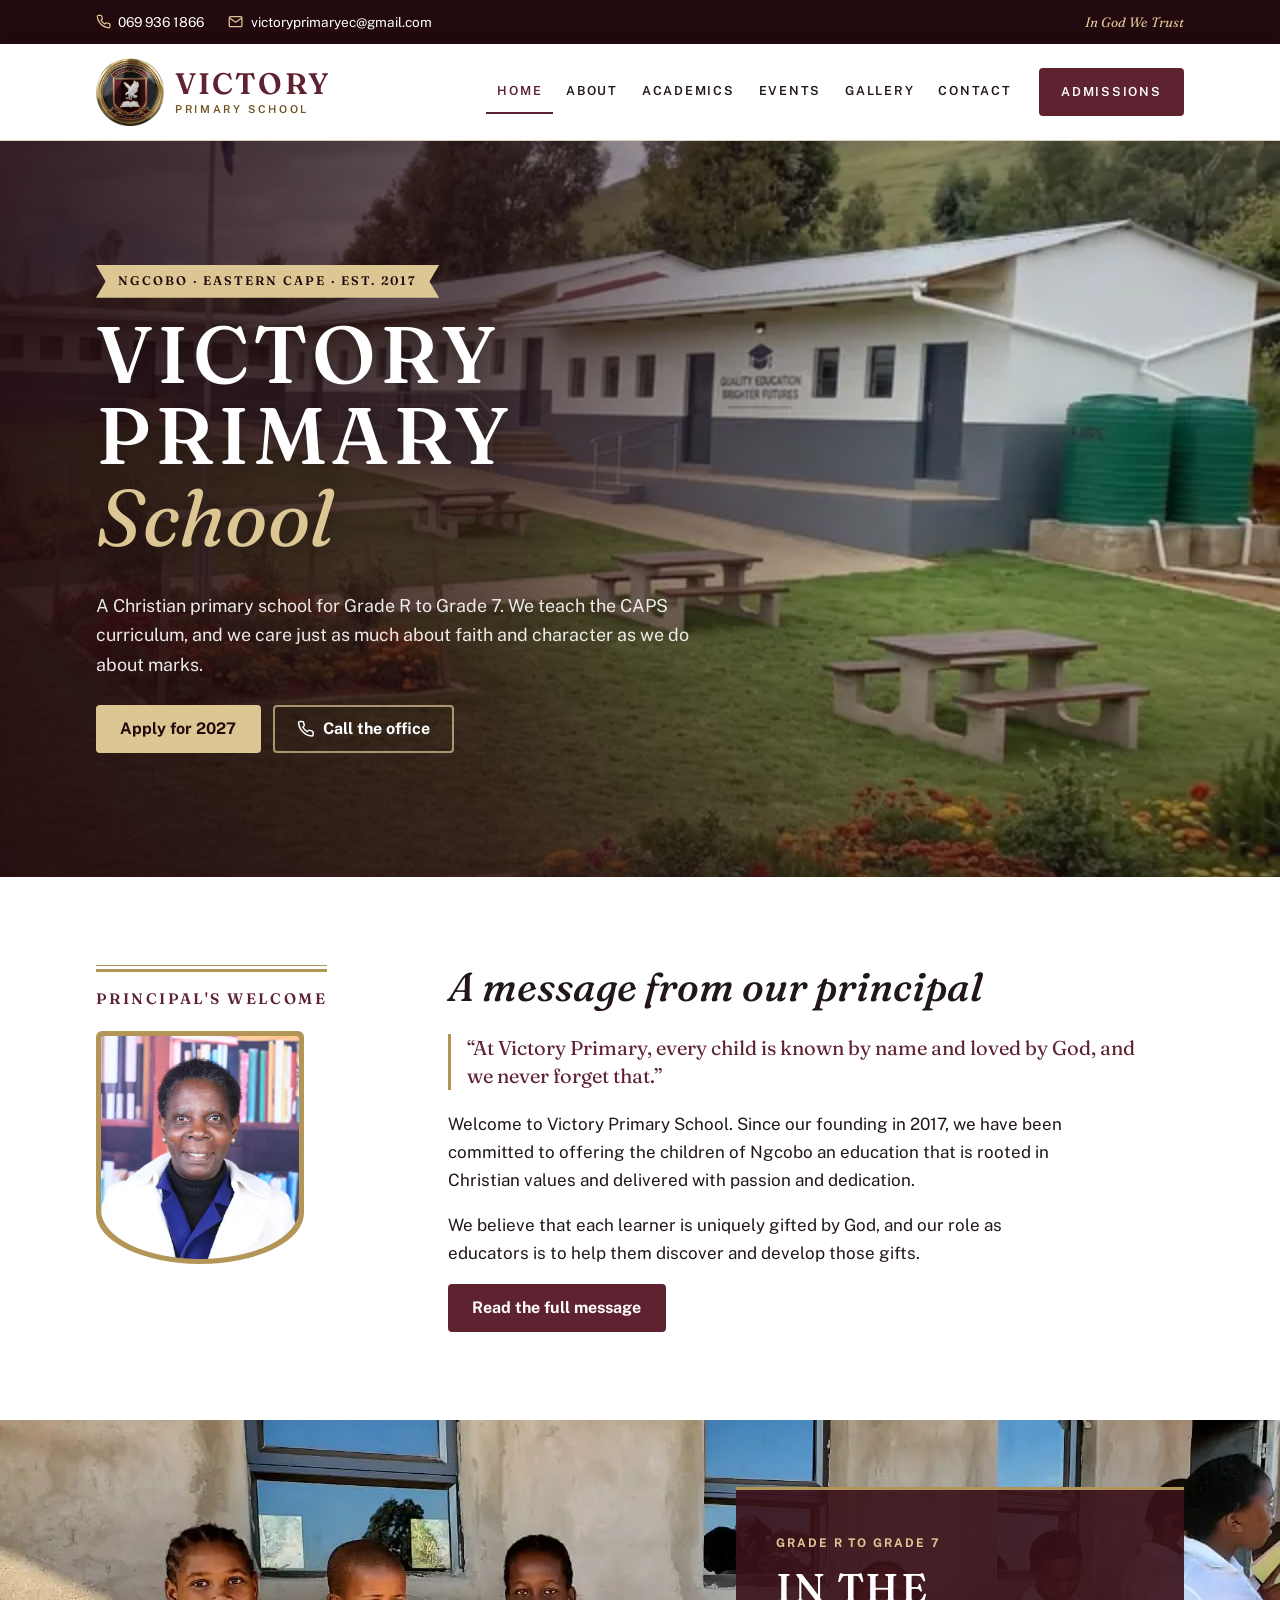
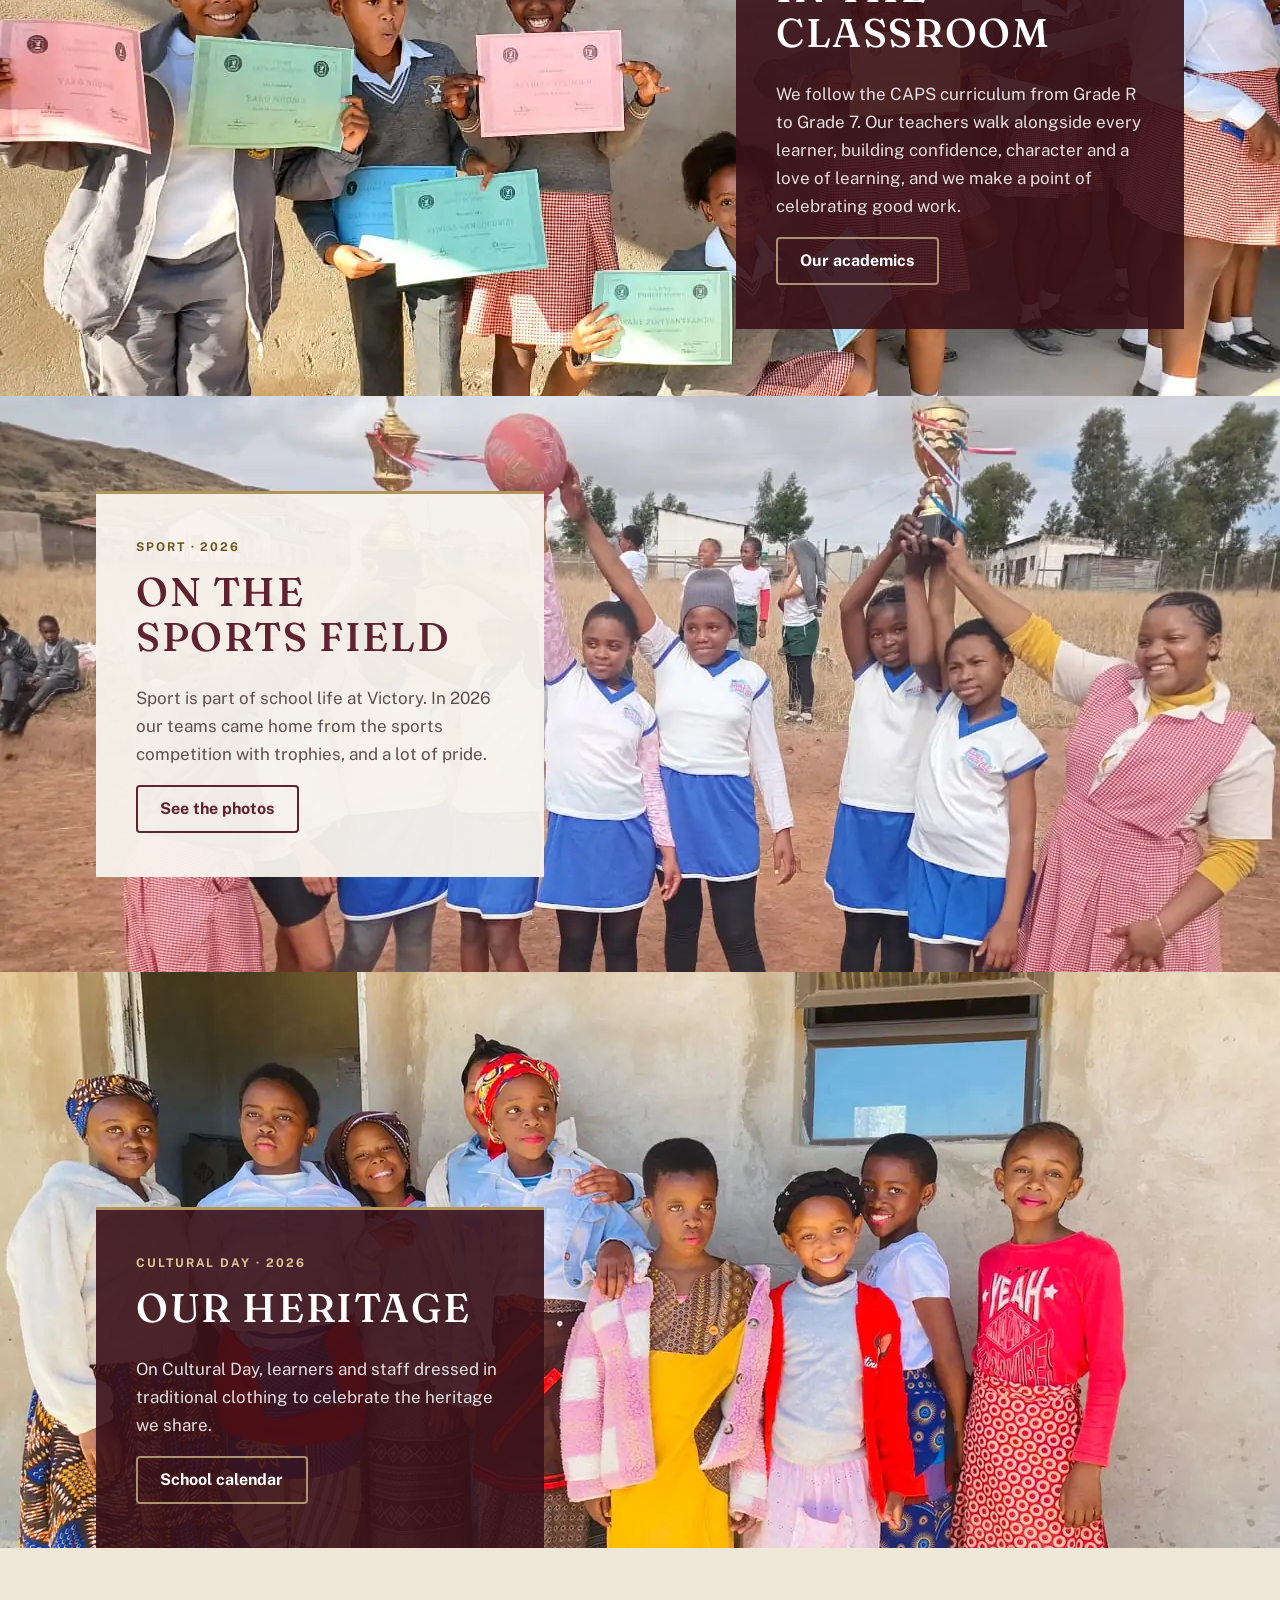
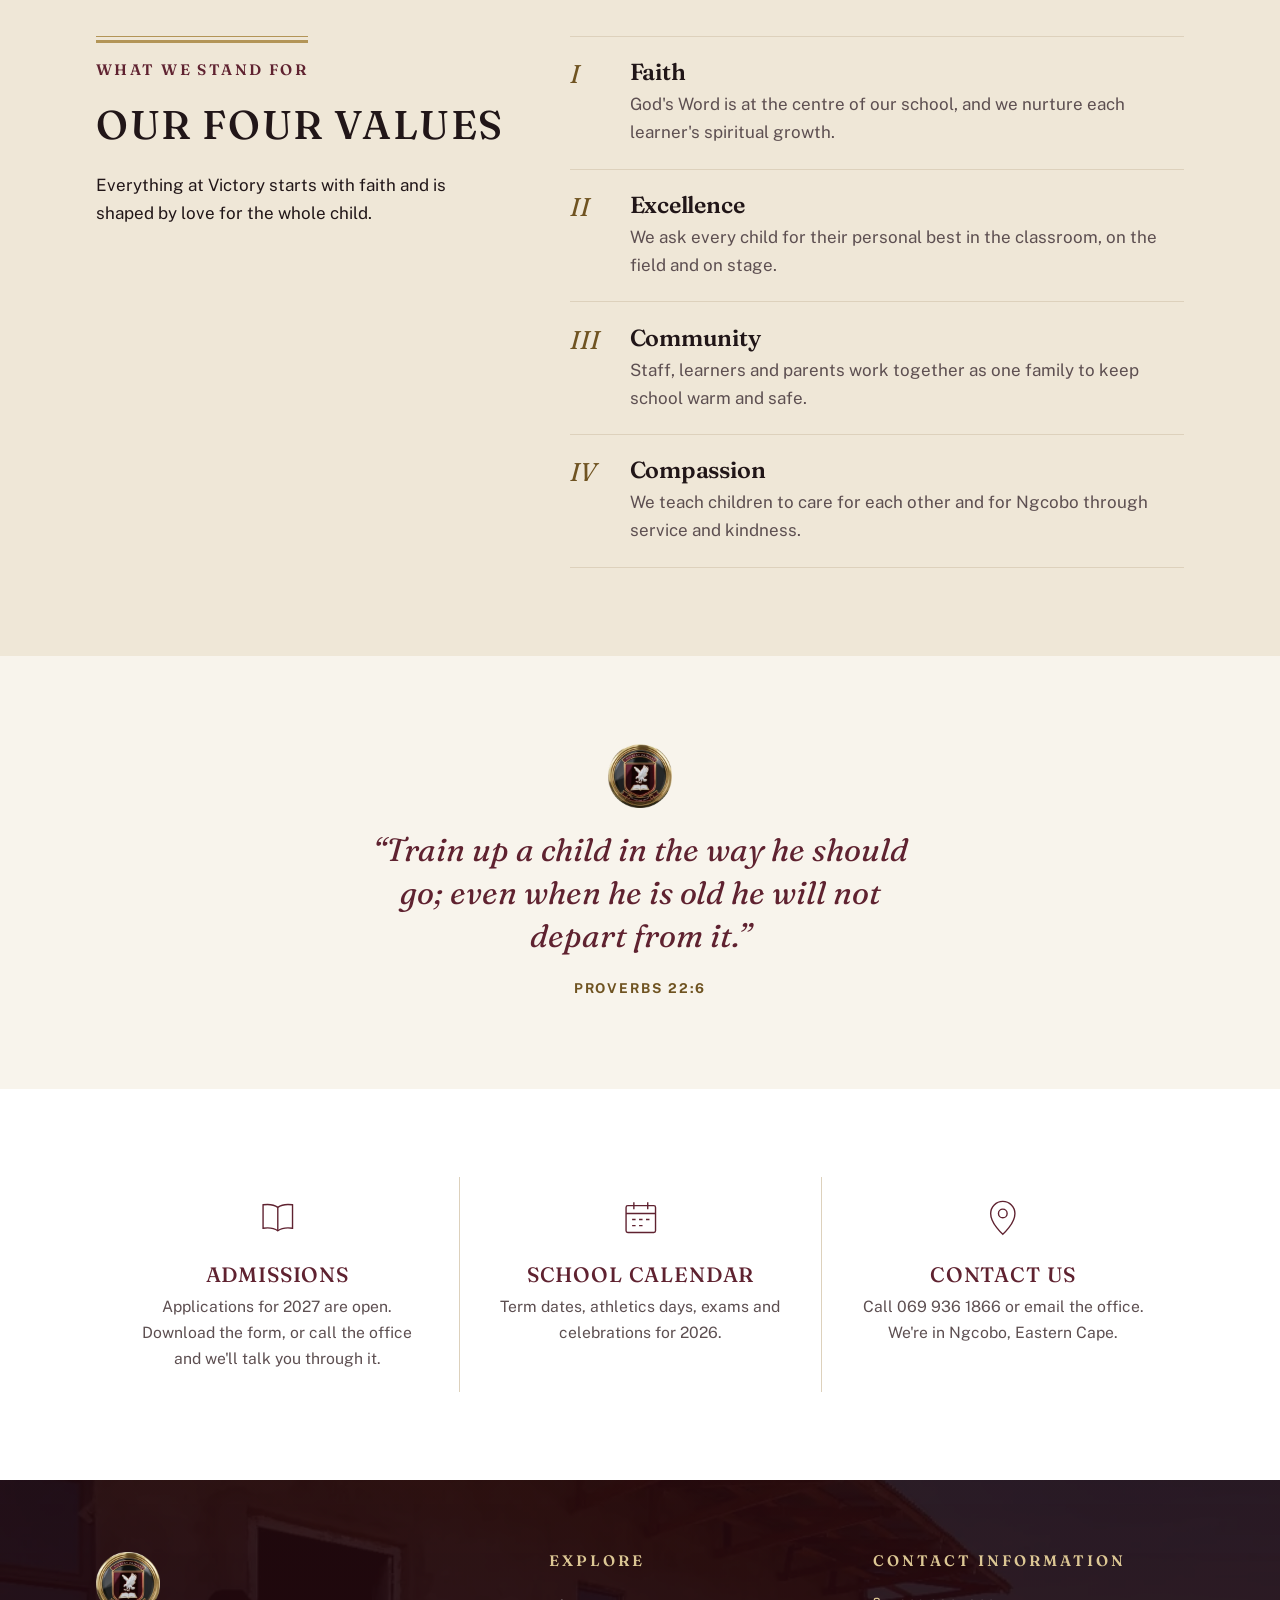
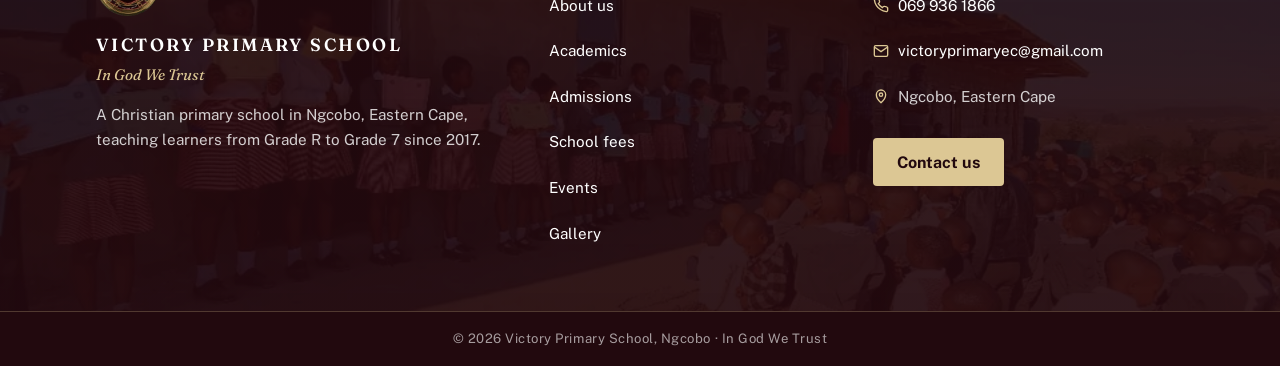
<file: index.html>
<!doctype html>
<html lang="en">
  <head>
    <meta charset="UTF-8" />
    <meta name="viewport" content="width=device-width, initial-scale=1.0" />
    <title>Victory Primary School · Ngcobo, Eastern Cape</title>
    <meta
      name="description"
      content="Victory Primary School is a Christian primary school in Ngcobo, Eastern Cape, teaching learners from Grade R to Grade 7 since 2017. Applications for next year are open."
    />
    <meta name="theme-color" content="#3a1119" />
    <link rel="preload" href="/fonts/fraunces.woff2" as="font" type="font/woff2" crossorigin />
    <link rel="preload" href="/fonts/public-sans-400.woff2" as="font" type="font/woff2" crossorigin />
    <link rel="stylesheet" href="/css/victory.css" />
    <script>
      if ("IntersectionObserver" in window && matchMedia("(prefers-reduced-motion: no-preference)").matches) {
        document.documentElement.classList.add("reveal-on");
        setTimeout(function () { if (!window.revealReady) document.documentElement.classList.remove("reveal-on"); }, 3000);
      }
    </script>
    <link rel="icon" href="/favicon.ico" sizes="48x48" />
    <link rel="icon" type="image/png" sizes="96x96" href="/favicon-96x96.png" />
    <link rel="apple-touch-icon" sizes="180x180" href="/apple-touch-icon.png" />
    <link rel="manifest" href="/site.webmanifest" />
  </head>
  <body>
    <a class="skip-link" href="#main">Skip to content</a>

    <div class="topbar">
      <div class="wrap">
        <div class="topbar__contact">
          <a href="tel:+27699361866">
            <svg viewBox="0 0 24 24" fill="none" stroke="currentColor" stroke-width="2" aria-hidden="true"><path d="M22 16.9v3a2 2 0 0 1-2.2 2 19.8 19.8 0 0 1-8.6-3.1 19.5 19.5 0 0 1-6-6A19.8 19.8 0 0 1 2.1 4.2 2 2 0 0 1 4.1 2h3a2 2 0 0 1 2 1.7c.1 1 .4 1.9.7 2.8a2 2 0 0 1-.5 2.1L8 9.9a16 16 0 0 0 6 6l1.3-1.3a2 2 0 0 1 2.1-.4c.9.3 1.8.6 2.8.7a2 2 0 0 1 1.7 2z"/></svg>
            069 936 1866
          </a>
          <a href="mailto:victoryprimaryec@gmail.com" class="topbar__email">
            <svg viewBox="0 0 24 24" fill="none" stroke="currentColor" stroke-width="2" aria-hidden="true"><rect x="2" y="4" width="20" height="16" rx="2"/><path d="m22 6-10 7L2 6"/></svg>
            victoryprimaryec@gmail.com
          </a>
        </div>
        <p class="topbar__motto">In God We Trust</p>
      </div>
    </div>

    <header class="site-header">
      <div class="wrap site-header__bar">
        <a href="/" class="brand">
          <img src="/_images/web/crest-192.webp" alt="" width="192" height="192" />
          <span class="brand__name">
            Victory
            <span class="brand__sub">Primary School</span>
          </span>
        </a>
        <button class="menu-toggle" aria-expanded="false" aria-controls="site-nav">
          <span class="menu-toggle__icon" aria-hidden="true"></span>
          <span class="menu-toggle__label">Menu</span>
        </button>
        <nav id="site-nav" class="site-nav" aria-label="Main">
          <ul>
            <li><a href="/" aria-current="page">Home</a></li>
            <li><a href="/about">About</a></li>
            <li><a href="/academics">Academics</a></li>
            <li><a href="/events">Events</a></li>
            <li><a href="/gallery">Gallery</a></li>
            <li><a href="/contact">Contact</a></li>
            <li><a href="/admissions" class="nav-apply">Admissions</a></li>
          </ul>
        </nav>
      </div>
    </header>

    <main id="main">
      <!-- Hero -->
      <section class="hero">
        <picture class="hero__media" data-reveal="fade" style="--dur: 1.5s">
          <!-- Phones get a tighter crop on the classrooms and flagpole -->
          <source
            media="(max-width: 39.99em)"
            type="image/webp"
            srcset="/_images/web/hero-school-phone-640.webp 640w, /_images/web/hero-school-phone-1150.webp 1150w"
            sizes="160vh"
          />
          <source
            media="(max-width: 39.99em)"
            srcset="/_images/web/hero-school-phone-640.jpg 640w, /_images/web/hero-school-phone-1150.jpg 1150w"
            sizes="160vh"
          />
          <source
            type="image/webp"
            srcset="/_images/web/hero-school-800.webp 800w, /_images/web/hero-school-1280.webp 1280w, /_images/web/hero-school-1920.webp 1920w"
            sizes="100vw"
          />
          <img
            src="/_images/web/hero-school-1280.jpg"
            srcset="/_images/web/hero-school-800.jpg 800w, /_images/web/hero-school-1280.jpg 1280w, /_images/web/hero-school-1920.jpg 1920w"
            sizes="100vw"
            width="1920"
            height="860"
            alt="Victory Primary School: white and grey classroom blocks, the flagpole, lawns with picnic tables and flower beds, and green hills behind"
            fetchpriority="high"
          />
        </picture>
        <div class="wrap hero__text">
          <span class="ribbon" data-reveal="fade" style="--delay: 0.2s">Ngcobo · Eastern Cape · Est. 2017</span>
          <h1 data-reveal="zoom" style="--dur: 1.3s"><span>Victory</span> <span>Primary</span> <span><em>School</em></span></h1>
          <p class="hero__lead" data-reveal="right" style="--delay: 0.5s">
            A Christian primary school for Grade R to Grade 7. We teach the
            CAPS curriculum, and we care just as much about faith and
            character as we do about marks.
          </p>
          <div class="btn-row" data-reveal="right" style="--delay: 0.65s">
            <a href="/admissions" class="btn btn--gold"><span>Apply for <span data-year="next">2027</span></span></a>
            <a href="tel:+27699361866" class="btn btn--line-light">
              <svg viewBox="0 0 24 24" fill="none" stroke="currentColor" stroke-width="2" aria-hidden="true"><path d="M22 16.9v3a2 2 0 0 1-2.2 2 19.8 19.8 0 0 1-8.6-3.1 19.5 19.5 0 0 1-6-6A19.8 19.8 0 0 1 2.1 4.2 2 2 0 0 1 4.1 2h3a2 2 0 0 1 2 1.7c.1 1 .4 1.9.7 2.8a2 2 0 0 1-.5 2.1L8 9.9a16 16 0 0 0 6 6l1.3-1.3a2 2 0 0 1 2.1-.4c.9.3 1.8.6 2.8.7a2 2 0 0 1 1.7 2z"/></svg>
              Call the office
            </a>
          </div>
        </div>
      </section>

      <!-- Principal's welcome -->
      <section class="section section--white">
        <div class="wrap welcome">
          <div data-reveal="up">
            <p class="label">Principal's welcome</p>
            <figure class="welcome__portrait">
              <picture>
                <source type="image/webp" srcset="/_images/web/principal-320.webp 320w, /_images/web/principal-640.webp 640w" sizes="13rem" />
                <img
                  src="/_images/web/principal-320.jpg"
                  srcset="/_images/web/principal-320.jpg 320w, /_images/web/principal-640.jpg 640w"
                  sizes="13rem"
                  width="640"
                  height="720"
                  alt="The principal of Victory Primary School"
                  loading="lazy"
                />
              </picture>
            </figure>
          </div>
          <div class="welcome__body" data-reveal="up" style="--delay: 0.15s">
            <h2>A message from our principal</h2>
            <blockquote class="welcome__quote">
              <p>“At Victory Primary, every child is known by name and loved by God, and we never forget that.”</p>
            </blockquote>
            <p>
              Welcome to Victory Primary School. Since our founding in 2017, we
              have been committed to offering the children of Ngcobo an
              education that is rooted in Christian values and delivered with
              passion and dedication.
            </p>
            <p>
              We believe that each learner is uniquely gifted by God, and our
              role as educators is to help them discover and develop those gifts.
            </p>
            <a href="/about" class="btn btn--maroon">Read the full message</a>
          </div>
        </div>
      </section>

      <!-- In the classroom -->
      <section class="band band--right" data-reveal="left">
        <picture class="band__media">
          <source type="image/webp" srcset="/_images/web/certificates-800.webp 800w, /_images/web/certificates-1280.webp 1280w" sizes="100vw" />
          <img
            src="/_images/web/certificates-800.jpg"
            srcset="/_images/web/certificates-800.jpg 800w, /_images/web/certificates-1280.jpg 1280w"
            sizes="100vw"
            width="1280"
            height="605"
            alt="Smiling learners holding up their certificates outside a classroom"
            loading="lazy"
          />
        </picture>
        <div class="wrap band__inner">
          <div class="band__panel" data-reveal="zoom" style="--delay: 0.3s">
            <span class="band__meta">Grade R to Grade 7</span>
            <h2>In the classroom</h2>
            <p>
              We follow the CAPS curriculum from Grade R to Grade 7. Our
              teachers walk alongside every learner, building confidence,
              character and a love of learning, and we make a point of
              celebrating good work.
            </p>
            <a href="/academics" class="btn btn--line-light">Our academics</a>
          </div>
        </div>
      </section>

      <!-- On the sports field -->
      <section class="band band--light" data-reveal="right" style="--focus: 50% 8%">
        <picture class="band__media">
          <source type="image/webp" srcset="/_images/web/hero-trophies-800.webp 800w, /_images/web/hero-trophies-1280.webp 1280w" sizes="100vw" />
          <img
            src="/_images/web/hero-trophies-800.jpg"
            srcset="/_images/web/hero-trophies-800.jpg 800w, /_images/web/hero-trophies-1280.jpg 1280w"
            sizes="100vw"
            width="1280"
            height="960"
            alt="Victory learners holding two trophies and a ball high above their heads on the sports field"
            loading="lazy"
          />
        </picture>
        <div class="wrap band__inner">
          <div class="band__panel" data-reveal="zoom" style="--delay: 0.3s">
            <span class="band__meta">Sport · 2026</span>
            <h2>On the sports field</h2>
            <p>
              Sport is part of school life at Victory. In 2026 our teams came
              home from the sports competition with trophies, and a lot of pride.
            </p>
            <a href="/gallery" class="btn btn--line">See the photos</a>
          </div>
        </div>
      </section>

      <!-- Culture -->
      <section class="band band--low" data-reveal="left" style="--focus: 50% 30%">
        <picture class="band__media">
          <source type="image/webp" srcset="/_images/web/cultural-day-group-800.webp 800w, /_images/web/cultural-day-group-1280.webp 1280w" sizes="100vw" />
          <img
            src="/_images/web/cultural-day-group-800.jpg"
            srcset="/_images/web/cultural-day-group-800.jpg 800w, /_images/web/cultural-day-group-1280.jpg 1280w"
            sizes="100vw"
            width="1280"
            height="960"
            alt="Learners in traditional dress standing together outside a classroom on Cultural Day"
            loading="lazy"
          />
        </picture>
        <div class="wrap band__inner">
          <div class="band__panel" data-reveal="zoom" style="--delay: 0.3s">
            <span class="band__meta">Cultural Day · 2026</span>
            <h2>Our heritage</h2>
            <p>
              On Cultural Day, learners and staff dressed in traditional
              clothing to celebrate the heritage we share.
            </p>
            <a href="/events" class="btn btn--line-light">School calendar</a>
          </div>
        </div>
      </section>

      <!-- Values -->
      <section class="section section--tint">
        <div class="wrap values-layout">
          <div data-reveal="up">
            <p class="label">What we stand for</p>
            <h2>Our four values</h2>
            <p>Everything at Victory starts with faith and is shaped by love for the whole child.</p>
          </div>
          <ol class="values" data-reveal="up" style="--delay: 0.15s">
            <li>
              <h3>Faith</h3>
              <p>God's Word is at the centre of our school, and we nurture each learner's spiritual growth.</p>
            </li>
            <li>
              <h3>Excellence</h3>
              <p>We ask every child for their personal best in the classroom, on the field and on stage.</p>
            </li>
            <li>
              <h3>Community</h3>
              <p>Staff, learners and parents work together as one family to keep school warm and safe.</p>
            </li>
            <li>
              <h3>Compassion</h3>
              <p>We teach children to care for each other and for Ngcobo through service and kindness.</p>
            </li>
          </ol>
        </div>
      </section>

      <!-- Scripture -->
      <section class="section scripture">
        <div class="wrap" data-reveal="zoom">
          <img class="scripture__crest" src="/_images/web/crest-192.webp" alt="" width="192" height="192" loading="lazy" />
          <blockquote>
            <p>“Train up a child in the way he should go; even when he is old he will not depart from it.”</p>
            <cite>Proverbs 22:6</cite>
          </blockquote>
        </div>
      </section>

      <!-- Three ways in -->
      <section class="section section--white">
        <div class="wrap">
          <ul class="quick" data-reveal="fade">
            <li>
              <a href="/admissions">
                <svg viewBox="0 0 48 48" fill="none" stroke="currentColor" stroke-width="1.6" aria-hidden="true"><path d="M24 12c-4-3-10-4-17-3v27c7-1 13 0 17 3 4-3 10-4 17-3V9c-7-1-13 0-17 3z"/><path d="M24 12v27"/></svg>
                <h2>Admissions</h2>
                <p>Applications for <span data-year="next">2027</span> are open. Download the form, or call the office and we'll talk you through it.</p>
              </a>
            </li>
            <li>
              <a href="/events">
                <svg viewBox="0 0 48 48" fill="none" stroke="currentColor" stroke-width="1.6" aria-hidden="true"><rect x="7" y="10" width="34" height="31" rx="2"/><path d="M7 19h34M16 6v8M32 6v8"/><path d="M14 26h4M22 26h4M30 26h4M14 33h4M22 33h4"/></svg>
                <h2>School calendar</h2>
                <p>Term dates, athletics days, exams and celebrations for 2026.</p>
              </a>
            </li>
            <li>
              <a href="/contact">
                <svg viewBox="0 0 48 48" fill="none" stroke="currentColor" stroke-width="1.6" aria-hidden="true"><path d="M24 43s14-12.2 14-24a14 14 0 1 0-28 0c0 11.8 14 24 14 24z"/><circle cx="24" cy="19" r="5"/></svg>
                <h2>Contact us</h2>
                <p>Call 069 936 1866 or email the office. We're in Ngcobo, Eastern Cape.</p>
              </a>
            </li>
          </ul>
        </div>
      </section>
    </main>

    <footer class="site-footer">
      <div class="wrap">
        <div class="footer-grid">
          <div class="footer-brand">
            <img src="/_images/web/crest-192.webp" alt="" width="192" height="192" loading="lazy" />
            <p class="footer-brand__name">Victory Primary School</p>
            <p class="footer-brand__motto">In God We Trust</p>
            <p>
              A Christian primary school in Ngcobo, Eastern Cape, teaching
              learners from Grade R to Grade 7 since 2017.
            </p>
          </div>
          <div>
            <h2>Explore</h2>
            <ul>
              <li><a href="/about">About us</a></li>
              <li><a href="/academics">Academics</a></li>
              <li><a href="/admissions">Admissions</a></li>
              <li><a href="/admissions#fees">School fees</a></li>
              <li><a href="/events">Events</a></li>
              <li><a href="/gallery">Gallery</a></li>
            </ul>
          </div>
          <div>
            <h2>Contact information</h2>
            <ul class="footer-contact">
              <li>
                <svg viewBox="0 0 24 24" fill="none" stroke="currentColor" stroke-width="2" aria-hidden="true"><path d="M22 16.9v3a2 2 0 0 1-2.2 2 19.8 19.8 0 0 1-8.6-3.1 19.5 19.5 0 0 1-6-6A19.8 19.8 0 0 1 2.1 4.2 2 2 0 0 1 4.1 2h3a2 2 0 0 1 2 1.7c.1 1 .4 1.9.7 2.8a2 2 0 0 1-.5 2.1L8 9.9a16 16 0 0 0 6 6l1.3-1.3a2 2 0 0 1 2.1-.4c.9.3 1.8.6 2.8.7a2 2 0 0 1 1.7 2z"/></svg>
                <a href="tel:+27699361866">069 936 1866</a>
              </li>
              <li>
                <svg viewBox="0 0 24 24" fill="none" stroke="currentColor" stroke-width="2" aria-hidden="true"><rect x="2" y="4" width="20" height="16" rx="2"/><path d="m22 6-10 7L2 6"/></svg>
                <a href="mailto:victoryprimaryec@gmail.com">victoryprimaryec@gmail.com</a>
              </li>
              <li>
                <svg viewBox="0 0 24 24" fill="none" stroke="currentColor" stroke-width="2" aria-hidden="true"><path d="M12 22s7-6.1 7-12a7 7 0 1 0-14 0c0 5.9 7 12 7 12z"/><circle cx="12" cy="10" r="2.5"/></svg>
                <span>Ngcobo, Eastern Cape</span>
              </li>
            </ul>
            <a href="/contact" class="btn btn--gold">Contact us</a>
          </div>
        </div>
      </div>
      <div class="footer-bottom">
        <div class="wrap">
          <p>© <span data-year>2026</span> Victory Primary School, Ngcobo · In God We Trust</p>
        </div>
      </div>
    </footer>

    <script src="/js/site.js" defer></script>
  </body>
</html>
</file>
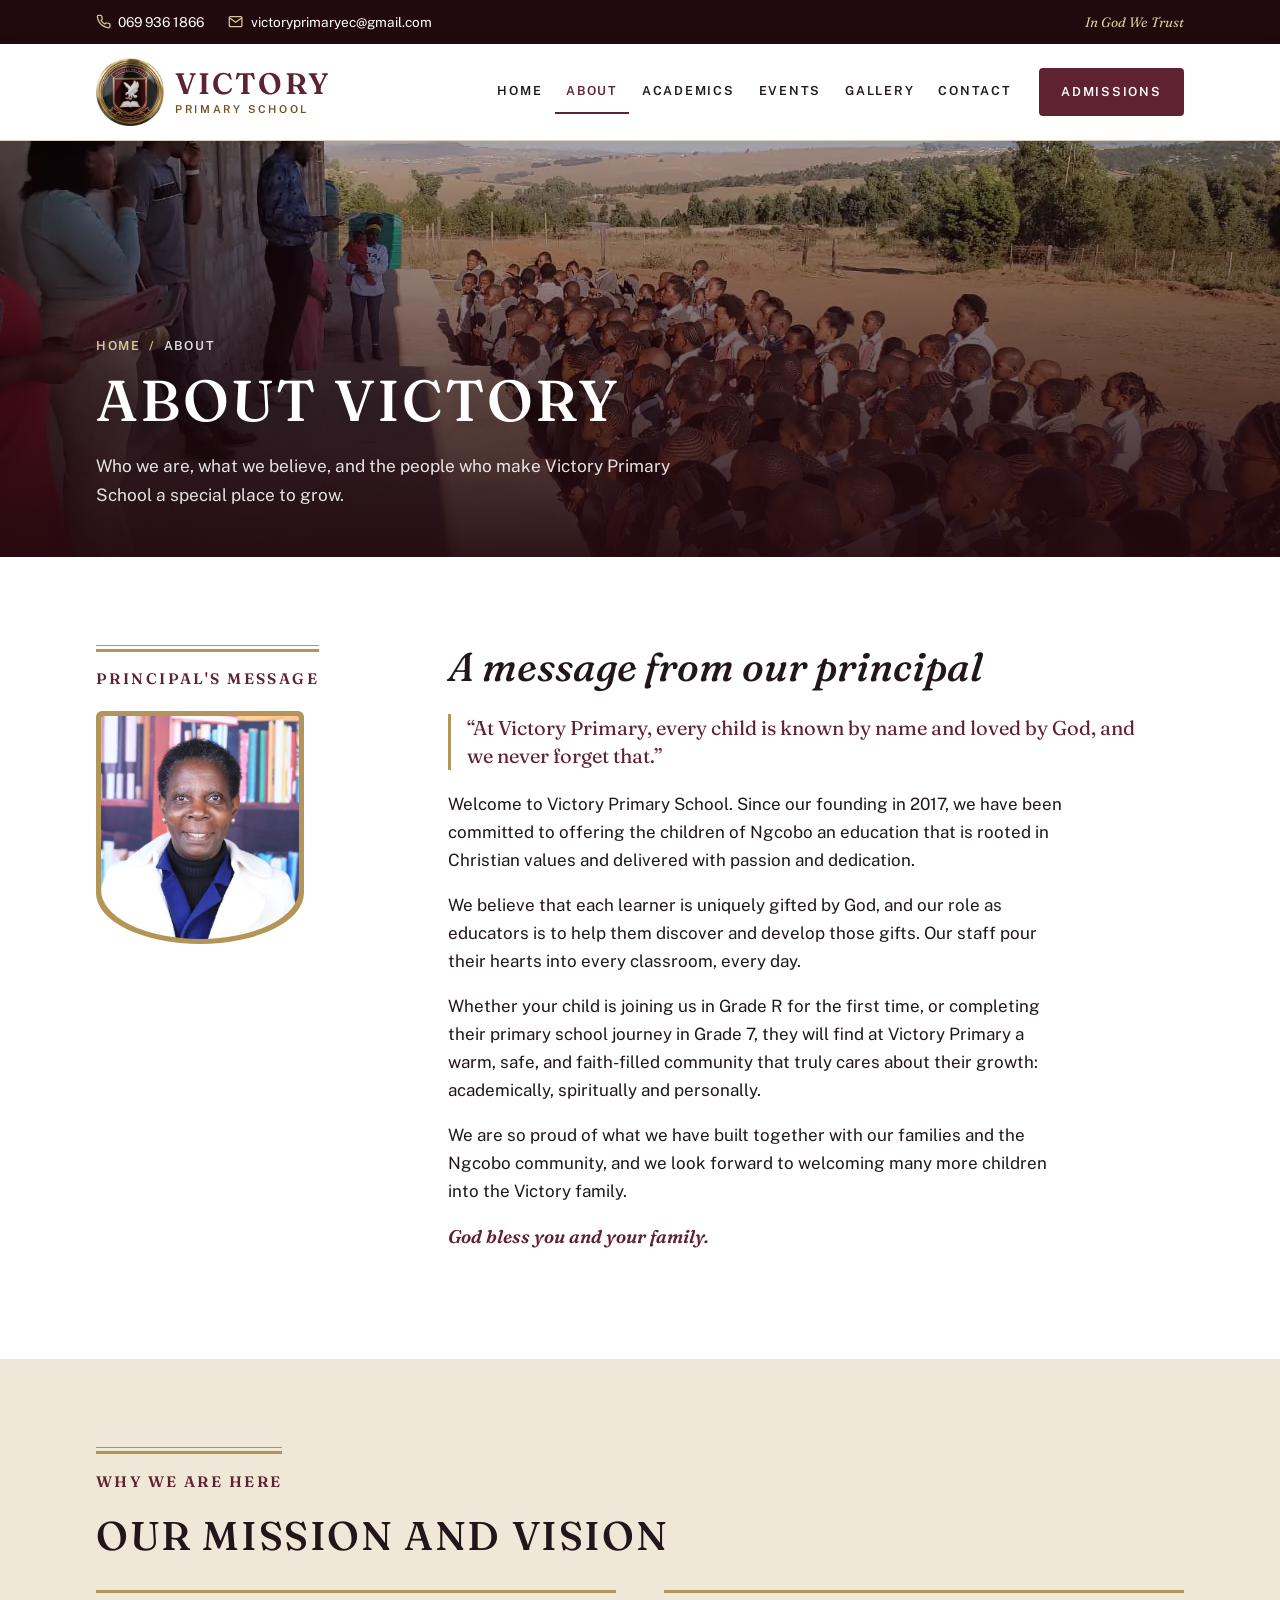
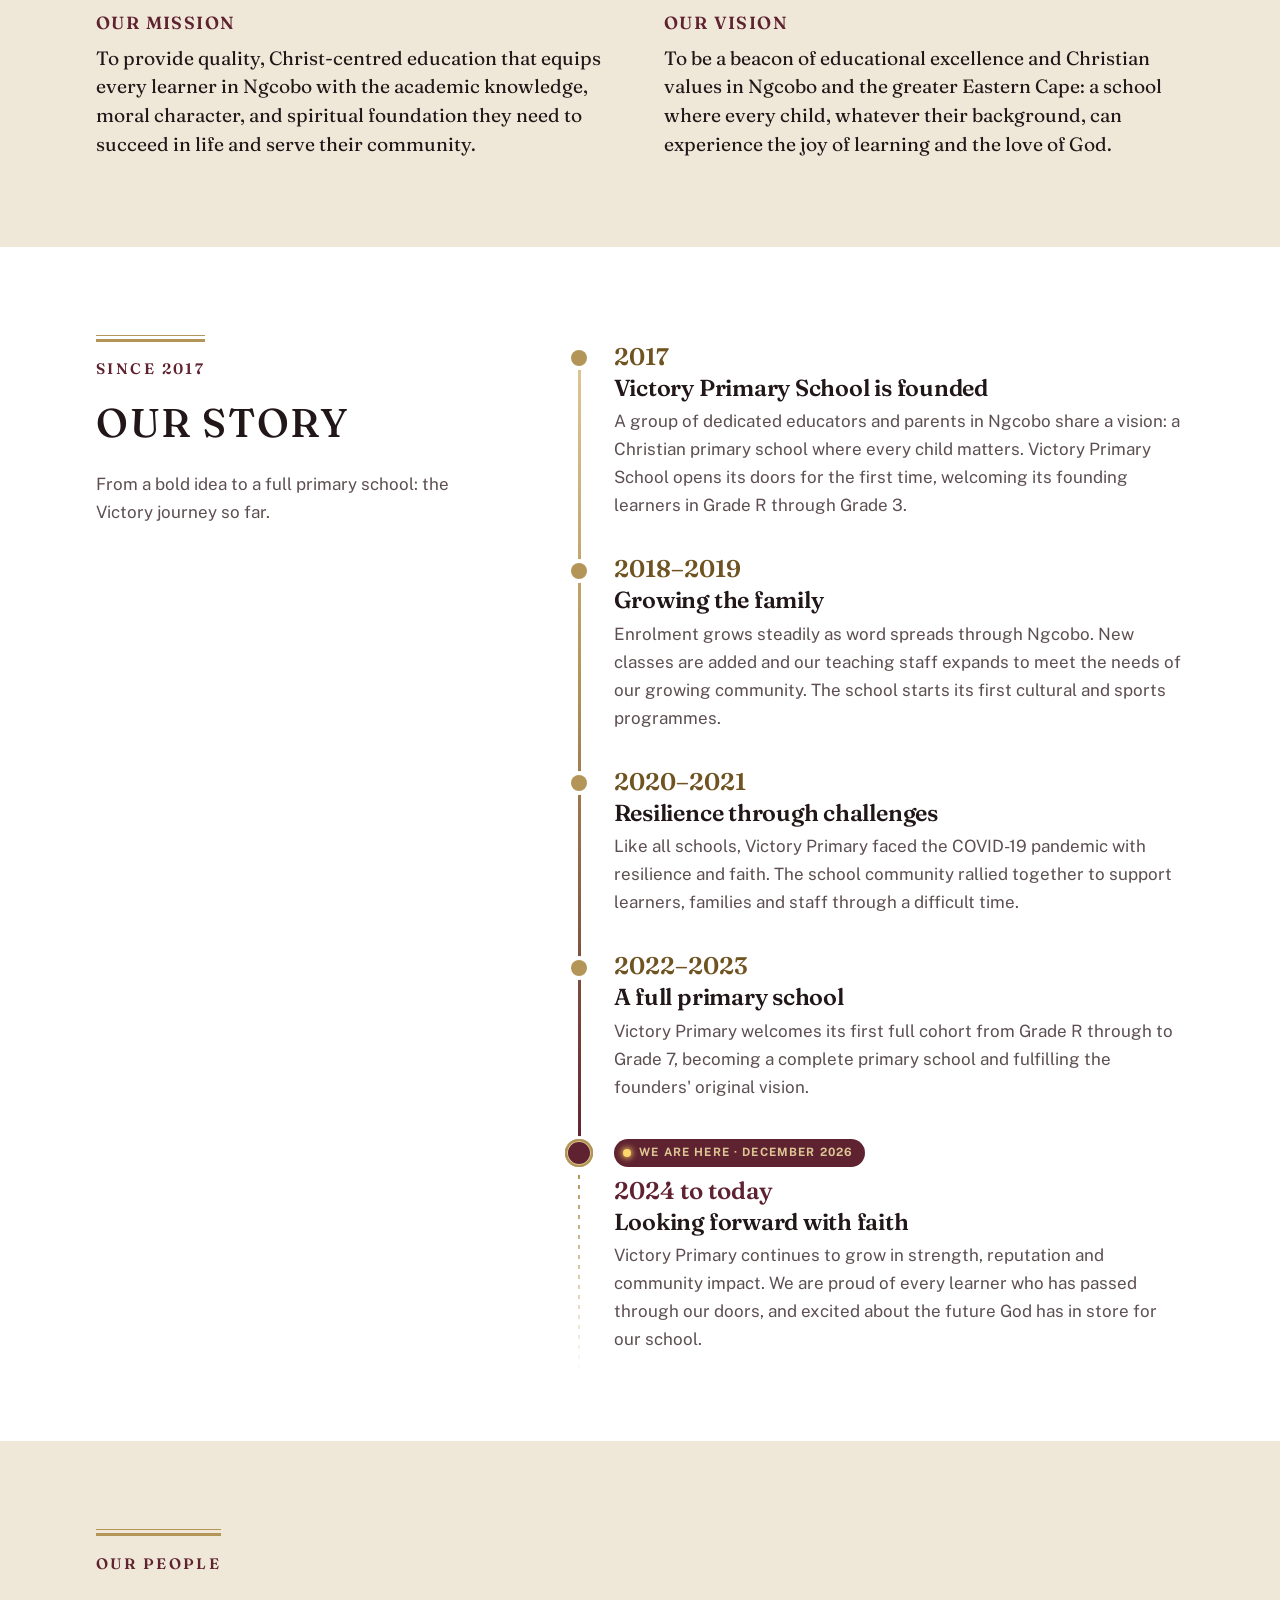
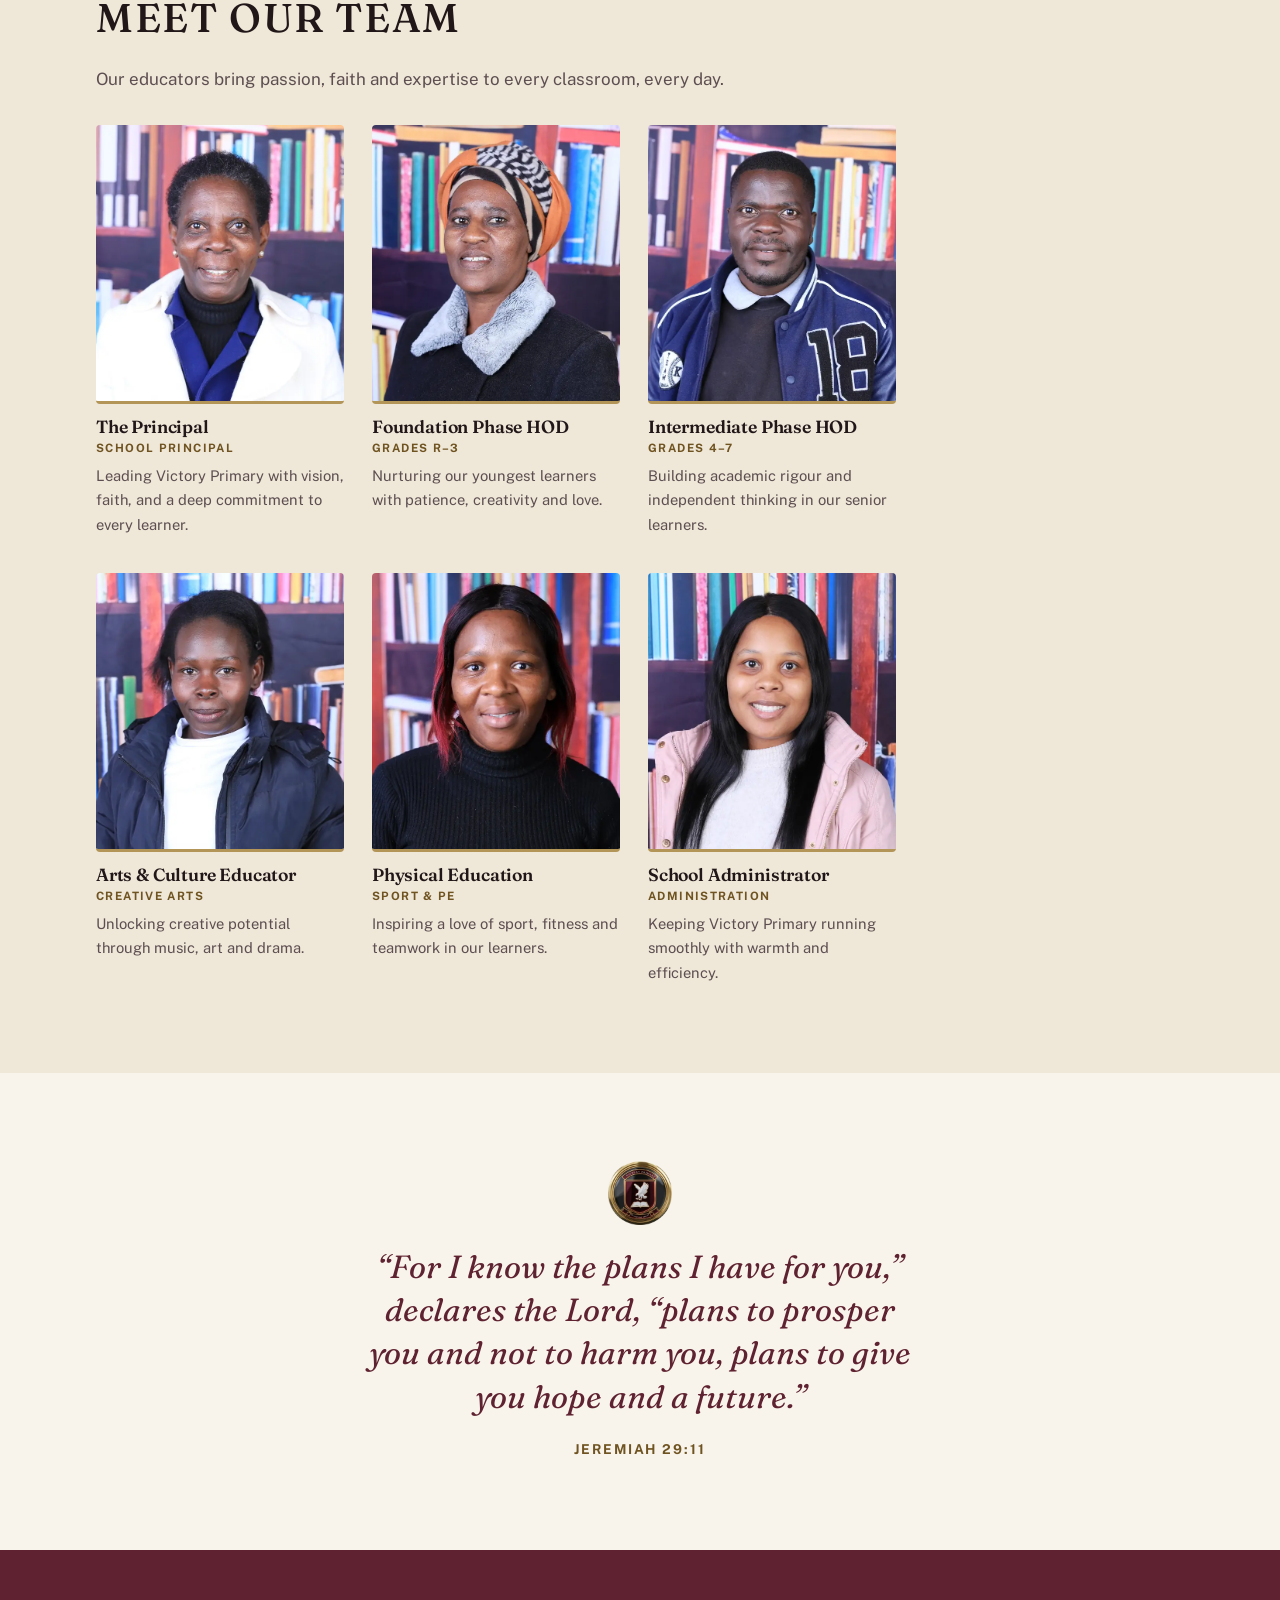
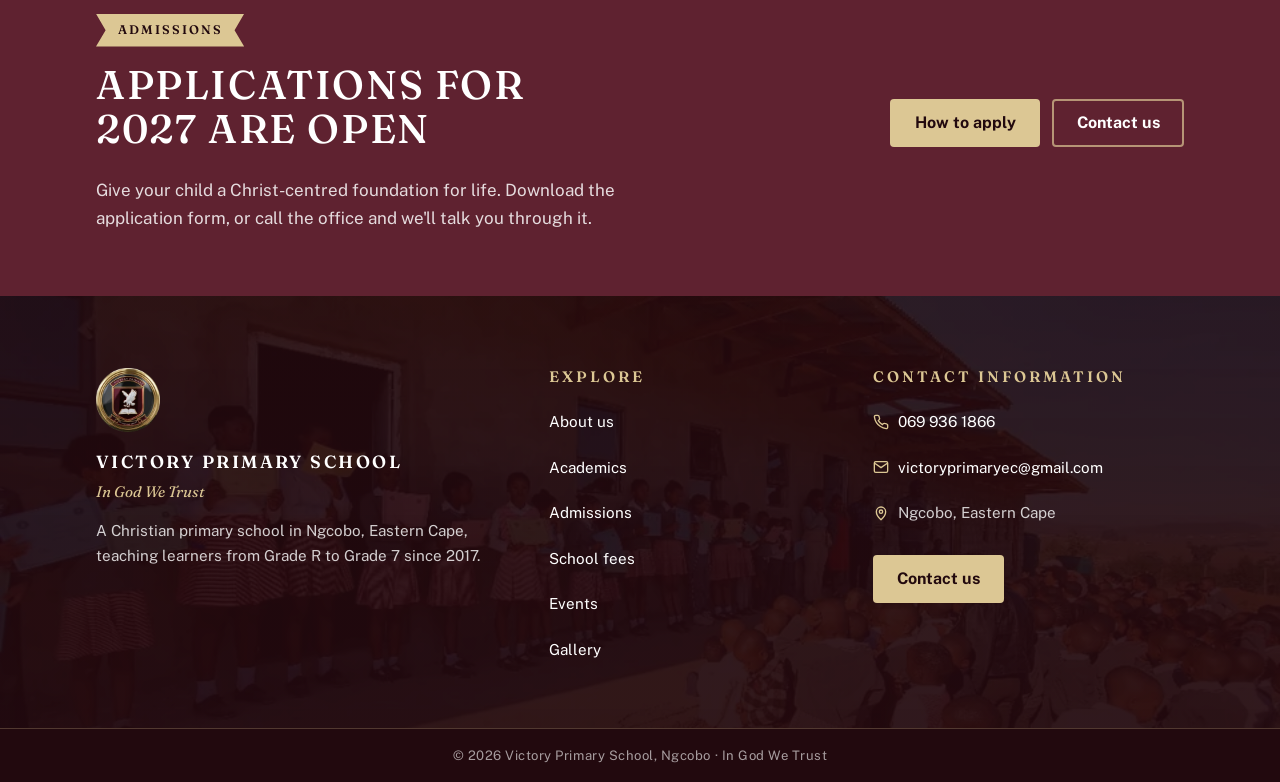
<file: about/index.html>
<!doctype html>
<html lang="en">
  <head>
    <meta charset="UTF-8" />
    <meta name="viewport" content="width=device-width, initial-scale=1.0" />
    <title>About us · Victory Primary School, Ngcobo</title>
    <meta name="description" content="Who we are: the principal's welcome, our mission and vision, our story since 2017, and the team who teach at Victory Primary School in Ngcobo." />
    <meta name="theme-color" content="#3a1119" />
    <link rel="preload" href="/fonts/fraunces.woff2" as="font" type="font/woff2" crossorigin />
    <link rel="preload" href="/fonts/public-sans-400.woff2" as="font" type="font/woff2" crossorigin />
    <link rel="stylesheet" href="/css/victory.css" />
    <link rel="icon" href="/favicon.ico" sizes="48x48" />
    <link rel="icon" type="image/png" sizes="96x96" href="/favicon-96x96.png" />
    <link rel="apple-touch-icon" sizes="180x180" href="/apple-touch-icon.png" />
    <link rel="manifest" href="/site.webmanifest" />
  </head>
  <body>
    <a class="skip-link" href="#main">Skip to content</a>

    <div class="topbar">
      <div class="wrap">
        <div class="topbar__contact">
          <a href="tel:+27699361866">
            <svg viewBox="0 0 24 24" fill="none" stroke="currentColor" stroke-width="2" aria-hidden="true"><path d="M22 16.9v3a2 2 0 0 1-2.2 2 19.8 19.8 0 0 1-8.6-3.1 19.5 19.5 0 0 1-6-6A19.8 19.8 0 0 1 2.1 4.2 2 2 0 0 1 4.1 2h3a2 2 0 0 1 2 1.7c.1 1 .4 1.9.7 2.8a2 2 0 0 1-.5 2.1L8 9.9a16 16 0 0 0 6 6l1.3-1.3a2 2 0 0 1 2.1-.4c.9.3 1.8.6 2.8.7a2 2 0 0 1 1.7 2z"/></svg>
            069 936 1866
          </a>
          <a href="mailto:victoryprimaryec@gmail.com" class="topbar__email">
            <svg viewBox="0 0 24 24" fill="none" stroke="currentColor" stroke-width="2" aria-hidden="true"><rect x="2" y="4" width="20" height="16" rx="2"/><path d="m22 6-10 7L2 6"/></svg>
            victoryprimaryec@gmail.com
          </a>
        </div>
        <p class="topbar__motto">In God We Trust</p>
      </div>
    </div>

    <header class="site-header">
      <div class="wrap site-header__bar">
        <a href="/" class="brand">
          <img src="/_images/web/crest-192.webp" alt="" width="192" height="192" />
          <span class="brand__name">
            Victory
            <span class="brand__sub">Primary School</span>
          </span>
        </a>
        <button class="menu-toggle" aria-expanded="false" aria-controls="site-nav">
          <span class="menu-toggle__icon" aria-hidden="true"></span>
          <span class="menu-toggle__label">Menu</span>
        </button>
        <nav id="site-nav" class="site-nav" aria-label="Main">
          <ul>
            <li><a href="/">Home</a></li>
            <li><a href="/about" aria-current="page">About</a></li>
            <li><a href="/academics">Academics</a></li>
            <li><a href="/events">Events</a></li>
            <li><a href="/gallery">Gallery</a></li>
            <li><a href="/contact">Contact</a></li>
            <li><a href="/admissions" class="nav-apply">Admissions</a></li>
          </ul>
        </nav>
      </div>
    </header>

    <main id="main">
      <section class="page-hero" style="--focus: 50% 55%">
        <picture class="page-hero__media">
          <source type="image/webp" srcset="/_images/web/banner-about-800.webp 800w, /_images/web/banner-about-1280.webp 1280w" sizes="100vw" />
          <img
            src="/_images/web/banner-about-800.jpg"
            srcset="/_images/web/banner-about-800.jpg 800w, /_images/web/banner-about-1280.jpg 1280w"
            sizes="100vw"
            alt="Victory learners gathered for assembly outside the school, with the hills of Ngcobo behind them"
            fetchpriority="high"
          />
        </picture>
        <div class="wrap page-hero__text">
          <nav class="crumbs" aria-label="Breadcrumb">
            <ol>
              <li><a href="/">Home</a></li>
              <li><span aria-current="page">About</span></li>
            </ol>
          </nav>
        <h1>About Victory</h1>
        <p class="page-hero__lead">
          Who we are, what we believe, and the people who make Victory
          Primary School a special place to grow.
        </p>
      </div>
      </section>

      <!-- Principal's message -->
      <section class="section section--white" id="principal">
        <div class="wrap welcome">
          <div>
            <p class="label">Principal's message</p>
            <figure class="welcome__portrait">
              <picture>
                <source type="image/webp" srcset="/_images/web/principal-320.webp 320w, /_images/web/principal-640.webp 640w" sizes="13rem" />
                <img
                  src="/_images/web/principal-320.jpg"
                  srcset="/_images/web/principal-320.jpg 320w, /_images/web/principal-640.jpg 640w"
                  sizes="13rem"
                  width="640"
                  height="720"
                  alt="The principal of Victory Primary School"
                />
              </picture>
            </figure>
          </div>
          <div class="welcome__body">
            <h2>A message from our principal</h2>
            <blockquote class="welcome__quote">
              <p>“At Victory Primary, every child is known by name and loved by God, and we never forget that.”</p>
            </blockquote>
            <p>
              Welcome to Victory Primary School. Since our founding in 2017, we
              have been committed to offering the children of Ngcobo an
              education that is rooted in Christian values and delivered with
              passion and dedication.
            </p>
            <p>
              We believe that each learner is uniquely gifted by God, and our
              role as educators is to help them discover and develop those
              gifts. Our staff pour their hearts into every classroom, every day.
            </p>
            <p>
              Whether your child is joining us in Grade R for the first time, or
              completing their primary school journey in Grade 7, they will find
              at Victory Primary a warm, safe, and faith-filled community that
              truly cares about their growth: academically, spiritually and
              personally.
            </p>
            <p>
              We are so proud of what we have built together with our families
              and the Ngcobo community, and we look forward to welcoming many
              more children into the Victory family.
            </p>
            <p class="sign-off">God bless you and your family.</p>
          </div>
        </div>
      </section>

      <!-- Mission and vision -->
      <section class="section section--tint">
        <div class="wrap">
          <p class="label">Why we are here</p>
          <h2>Our mission and vision</h2>
          <div class="pair">
            <div class="pair__item">
              <h3>Our mission</h3>
              <p>
                To provide quality, Christ-centred education that equips every
                learner in Ngcobo with the academic knowledge, moral character,
                and spiritual foundation they need to succeed in life and serve
                their community.
              </p>
            </div>
            <div class="pair__item">
              <h3>Our vision</h3>
              <p>
                To be a beacon of educational excellence and Christian values in
                Ngcobo and the greater Eastern Cape: a school where every child,
                whatever their background, can experience the joy of learning
                and the love of God.
              </p>
            </div>
          </div>
        </div>
      </section>

      <!-- Our story -->
      <section class="section section--white" id="story">
        <div class="wrap story-layout">
          <div class="story-layout__head">
            <p class="label">Since 2017</p>
            <h2>Our story</h2>
            <p class="intro">From a bold idea to a full primary school: the Victory journey so far.</p>
          </div>
          <div class="timeline">
            <div class="timeline__track" aria-hidden="true"><span class="timeline__spark"></span></div>
            <ol>
            <li>
              <span class="timeline__dot" aria-hidden="true"></span>
              <span class="timeline__year">2017</span>
              <h3>Victory Primary School is founded</h3>
              <p>
                A group of dedicated educators and parents in Ngcobo share a
                vision: a Christian primary school where every child matters.
                Victory Primary School opens its doors for the first time,
                welcoming its founding learners in Grade R through Grade 3.
              </p>
            </li>
            <li>
              <span class="timeline__dot" aria-hidden="true"></span>
              <span class="timeline__year">2018–2019</span>
              <h3>Growing the family</h3>
              <p>
                Enrolment grows steadily as word spreads through Ngcobo. New
                classes are added and our teaching staff expands to meet the
                needs of our growing community. The school starts its first
                cultural and sports programmes.
              </p>
            </li>
            <li>
              <span class="timeline__dot" aria-hidden="true"></span>
              <span class="timeline__year">2020–2021</span>
              <h3>Resilience through challenges</h3>
              <p>
                Like all schools, Victory Primary faced the COVID-19 pandemic
                with resilience and faith. The school community rallied together
                to support learners, families and staff through a difficult time.
              </p>
            </li>
            <li>
              <span class="timeline__dot" aria-hidden="true"></span>
              <span class="timeline__year">2022–2023</span>
              <h3>A full primary school</h3>
              <p>
                Victory Primary welcomes its first full cohort from Grade R
                through to Grade 7, becoming a complete primary school and
                fulfilling the founders' original vision.
              </p>
            </li>
            <li class="is-now">
              <span class="timeline__dot" aria-hidden="true"></span>
              <span class="timeline__here"><span>We are here · <span data-month-year>October 2026</span></span></span>
              <span class="timeline__year">2024 to today</span>
              <h3>Looking forward with faith</h3>
              <p>
                Victory Primary continues to grow in strength, reputation and
                community impact. We are proud of every learner who has passed
                through our doors, and excited about the future God has in store
                for our school.
              </p>
            </li>
            </ol>
          </div>
        </div>
      </section>

      <!-- Team -->
      <section class="section section--tint" id="team">
        <div class="wrap">
          <p class="label">Our people</p>
          <h2>Meet our team</h2>
          <p class="intro">Our educators bring passion, faith and expertise to every classroom, every day.</p>
          <ul class="team">
            <li>
              <picture>
                <source type="image/webp" srcset="/_images/web/principal-320.webp 320w, /_images/web/principal-640.webp 640w" sizes="(min-width: 40em) 30vw, 45vw" />
                <img src="/_images/web/principal-320.jpg" srcset="/_images/web/principal-320.jpg 320w, /_images/web/principal-640.jpg 640w" sizes="(min-width: 40em) 30vw, 45vw" width="640" height="720" alt="Our The Principal" loading="lazy" />
              </picture>
              <h3>The Principal</h3>
              <span class="team__role">School Principal</span>
              <p>Leading Victory Primary with vision, faith, and a deep commitment to every learner.</p>
            </li>
            <li>
              <picture>
                <source type="image/webp" srcset="/_images/web/team-hod-foundation-320.webp 320w, /_images/web/team-hod-foundation-640.webp 640w" sizes="(min-width: 40em) 30vw, 45vw" />
                <img src="/_images/web/team-hod-foundation-320.jpg" srcset="/_images/web/team-hod-foundation-320.jpg 320w, /_images/web/team-hod-foundation-640.jpg 640w" sizes="(min-width: 40em) 30vw, 45vw" width="640" height="720" alt="Our Foundation Phase HOD" loading="lazy" />
              </picture>
              <h3>Foundation Phase HOD</h3>
              <span class="team__role">Grades R–3</span>
              <p>Nurturing our youngest learners with patience, creativity and love.</p>
            </li>
            <li>
              <picture>
                <source type="image/webp" srcset="/_images/web/team-hod-intermediate-320.webp 320w, /_images/web/team-hod-intermediate-640.webp 640w" sizes="(min-width: 40em) 30vw, 45vw" />
                <img src="/_images/web/team-hod-intermediate-320.jpg" srcset="/_images/web/team-hod-intermediate-320.jpg 320w, /_images/web/team-hod-intermediate-640.jpg 640w" sizes="(min-width: 40em) 30vw, 45vw" width="640" height="720" alt="Our Intermediate Phase HOD" loading="lazy" />
              </picture>
              <h3>Intermediate Phase HOD</h3>
              <span class="team__role">Grades 4–7</span>
              <p>Building academic rigour and independent thinking in our senior learners.</p>
            </li>
            <li>
              <picture>
                <source type="image/webp" srcset="/_images/web/team-arts-320.webp 320w, /_images/web/team-arts-640.webp 640w" sizes="(min-width: 40em) 30vw, 45vw" />
                <img src="/_images/web/team-arts-320.jpg" srcset="/_images/web/team-arts-320.jpg 320w, /_images/web/team-arts-640.jpg 640w" sizes="(min-width: 40em) 30vw, 45vw" width="640" height="720" alt="Our Arts &amp; Culture Educator" loading="lazy" />
              </picture>
              <h3>Arts &amp; Culture Educator</h3>
              <span class="team__role">Creative Arts</span>
              <p>Unlocking creative potential through music, art and drama.</p>
            </li>
            <li>
              <picture>
                <source type="image/webp" srcset="/_images/web/team-pe-320.webp 320w, /_images/web/team-pe-640.webp 640w" sizes="(min-width: 40em) 30vw, 45vw" />
                <img src="/_images/web/team-pe-320.jpg" srcset="/_images/web/team-pe-320.jpg 320w, /_images/web/team-pe-640.jpg 640w" sizes="(min-width: 40em) 30vw, 45vw" width="640" height="720" alt="Our Physical Education" loading="lazy" />
              </picture>
              <h3>Physical Education</h3>
              <span class="team__role">Sport &amp; PE</span>
              <p>Inspiring a love of sport, fitness and teamwork in our learners.</p>
            </li>
            <li>
              <picture>
                <source type="image/webp" srcset="/_images/web/team-admin-320.webp 320w, /_images/web/team-admin-640.webp 640w" sizes="(min-width: 40em) 30vw, 45vw" />
                <img src="/_images/web/team-admin-320.jpg" srcset="/_images/web/team-admin-320.jpg 320w, /_images/web/team-admin-640.jpg 640w" sizes="(min-width: 40em) 30vw, 45vw" width="640" height="720" alt="Our School Administrator" loading="lazy" />
              </picture>
              <h3>School Administrator</h3>
              <span class="team__role">Administration</span>
              <p>Keeping Victory Primary running smoothly with warmth and efficiency.</p>
            </li>
          </ul>
        </div>
      </section>

      <section class="section scripture">
        <div class="wrap">
          <img class="scripture__crest" src="/_images/web/crest-192.webp" alt="" width="192" height="192" loading="lazy" />
          <blockquote>
            <p>“For I know the plans I have for you,” declares the Lord, “plans to prosper you and not to harm you, plans to give you hope and a future.”</p>
            <cite>Jeremiah 29:11</cite>
          </blockquote>
        </div>
      </section>

      <section class="apply-band">
        <div class="wrap">
          <div>
            <span class="ribbon ribbon--gold">Admissions</span>
            <h2>Applications for <span data-year="next">2027</span> are open</h2>
            <p>
              Give your child a Christ-centred foundation for life. Download the
              application form, or call the office and we'll talk you through it.
            </p>
          </div>
          <div class="btn-row">
            <a href="/admissions" class="btn btn--gold">How to apply</a>
            <a href="/contact" class="btn btn--line-light">Contact us</a>
          </div>
        </div>
      </section>
    </main>

    <footer class="site-footer">
      <div class="wrap">
        <div class="footer-grid">
          <div class="footer-brand">
            <img src="/_images/web/crest-192.webp" alt="" width="192" height="192" loading="lazy" />
            <p class="footer-brand__name">Victory Primary School</p>
            <p class="footer-brand__motto">In God We Trust</p>
            <p>
              A Christian primary school in Ngcobo, Eastern Cape, teaching
              learners from Grade R to Grade 7 since 2017.
            </p>
          </div>
          <div>
            <h2>Explore</h2>
            <ul>
              <li><a href="/about">About us</a></li>
              <li><a href="/academics">Academics</a></li>
              <li><a href="/admissions">Admissions</a></li>
              <li><a href="/admissions#fees">School fees</a></li>
              <li><a href="/events">Events</a></li>
              <li><a href="/gallery">Gallery</a></li>
            </ul>
          </div>
          <div>
            <h2>Contact information</h2>
            <ul class="footer-contact">
              <li>
                <svg viewBox="0 0 24 24" fill="none" stroke="currentColor" stroke-width="2" aria-hidden="true"><path d="M22 16.9v3a2 2 0 0 1-2.2 2 19.8 19.8 0 0 1-8.6-3.1 19.5 19.5 0 0 1-6-6A19.8 19.8 0 0 1 2.1 4.2 2 2 0 0 1 4.1 2h3a2 2 0 0 1 2 1.7c.1 1 .4 1.9.7 2.8a2 2 0 0 1-.5 2.1L8 9.9a16 16 0 0 0 6 6l1.3-1.3a2 2 0 0 1 2.1-.4c.9.3 1.8.6 2.8.7a2 2 0 0 1 1.7 2z"/></svg>
                <a href="tel:+27699361866">069 936 1866</a>
              </li>
              <li>
                <svg viewBox="0 0 24 24" fill="none" stroke="currentColor" stroke-width="2" aria-hidden="true"><rect x="2" y="4" width="20" height="16" rx="2"/><path d="m22 6-10 7L2 6"/></svg>
                <a href="mailto:victoryprimaryec@gmail.com">victoryprimaryec@gmail.com</a>
              </li>
              <li>
                <svg viewBox="0 0 24 24" fill="none" stroke="currentColor" stroke-width="2" aria-hidden="true"><path d="M12 22s7-6.1 7-12a7 7 0 1 0-14 0c0 5.9 7 12 7 12z"/><circle cx="12" cy="10" r="2.5"/></svg>
                <span>Ngcobo, Eastern Cape</span>
              </li>
            </ul>
            <a href="/contact" class="btn btn--gold">Contact us</a>
          </div>
        </div>
      </div>
      <div class="footer-bottom">
        <div class="wrap">
          <p>© <span data-year>2026</span> Victory Primary School, Ngcobo · In God We Trust</p>
        </div>
      </div>
    </footer>

    <script src="/js/site.js" defer></script>
  </body>
</html>
</file>
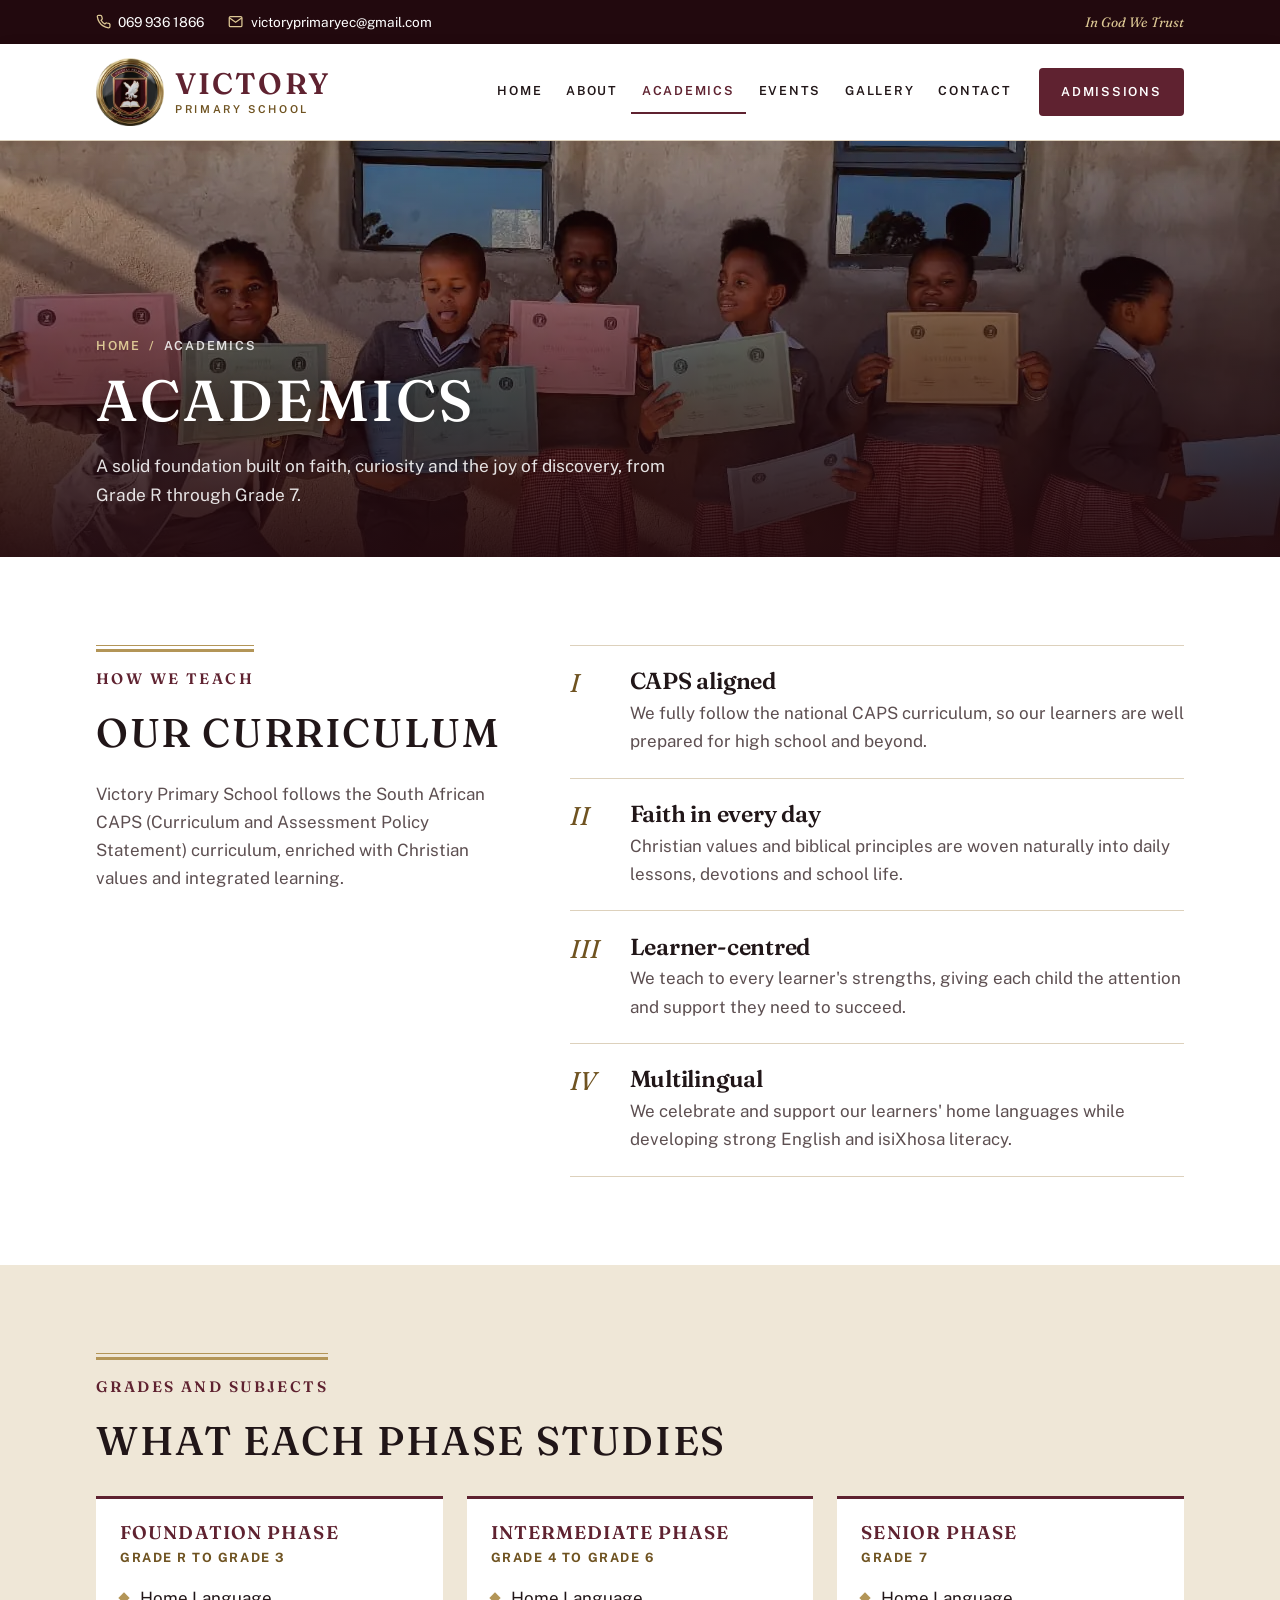
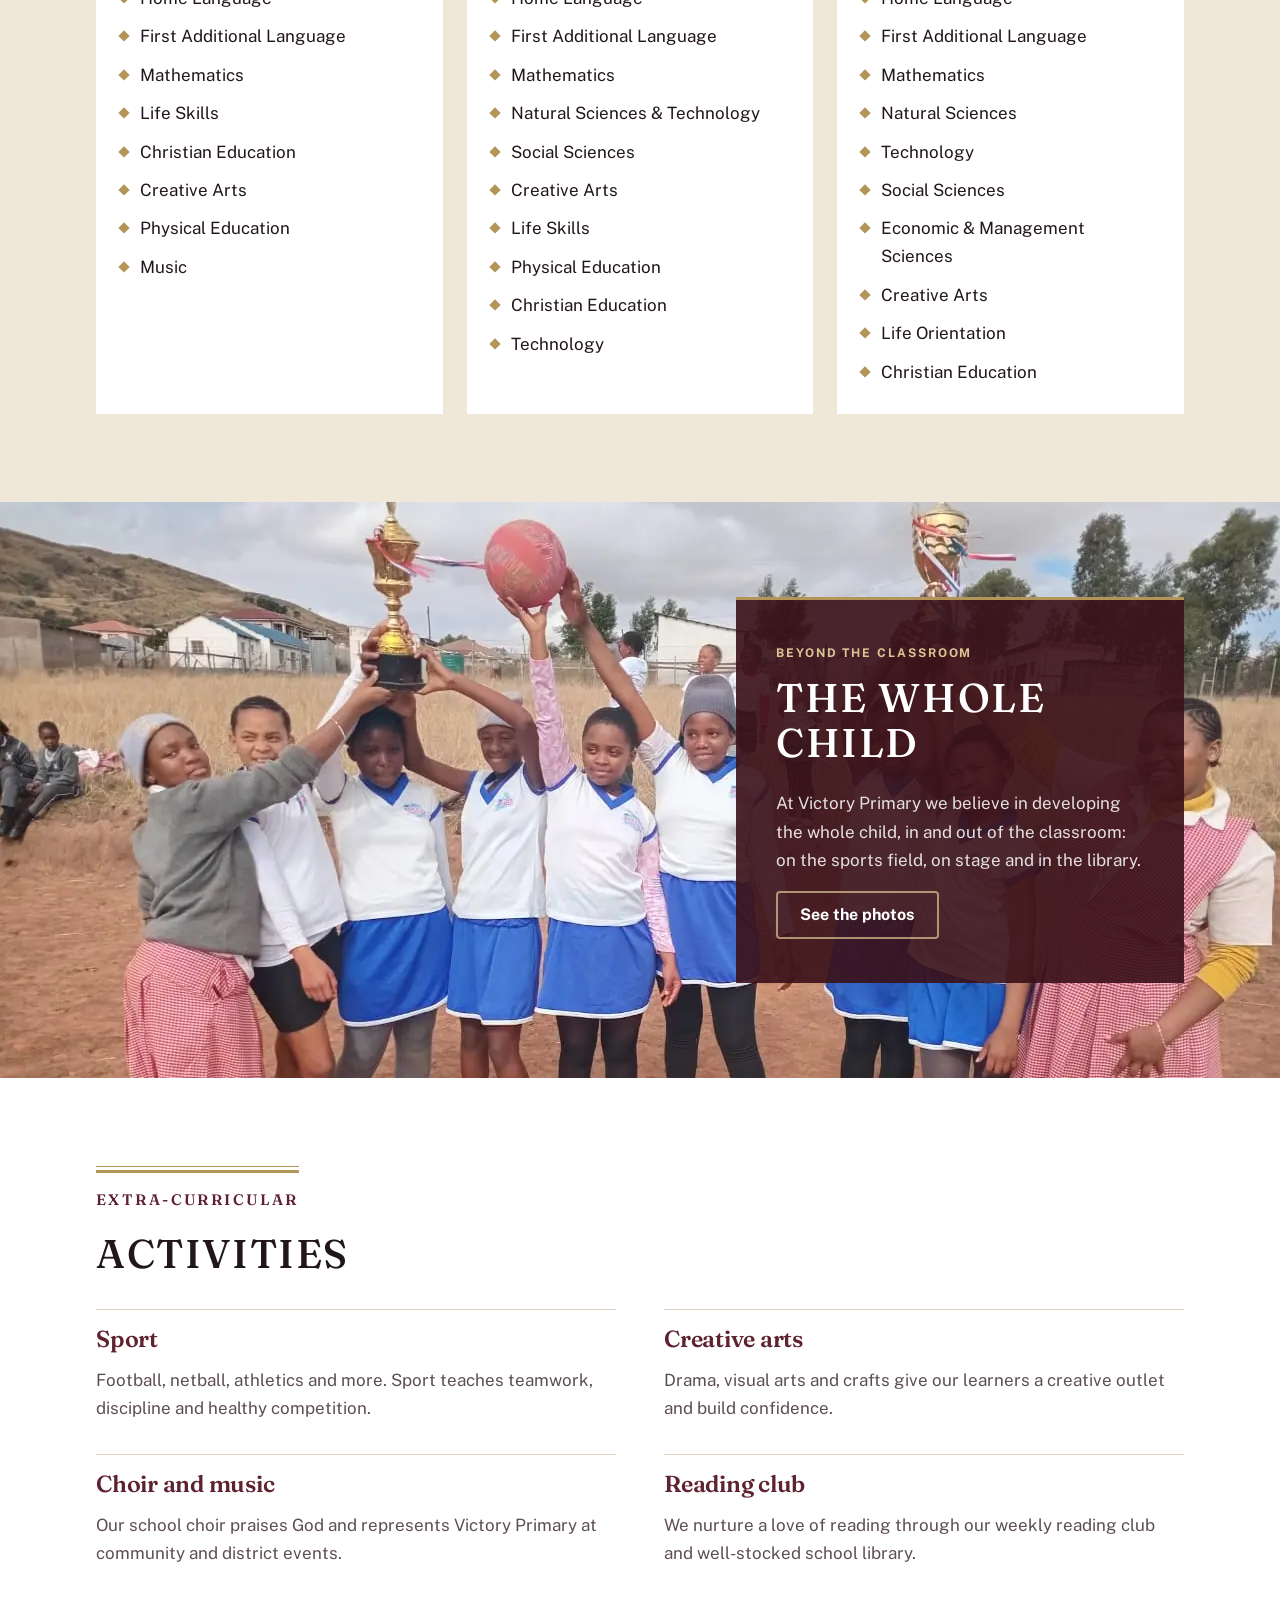
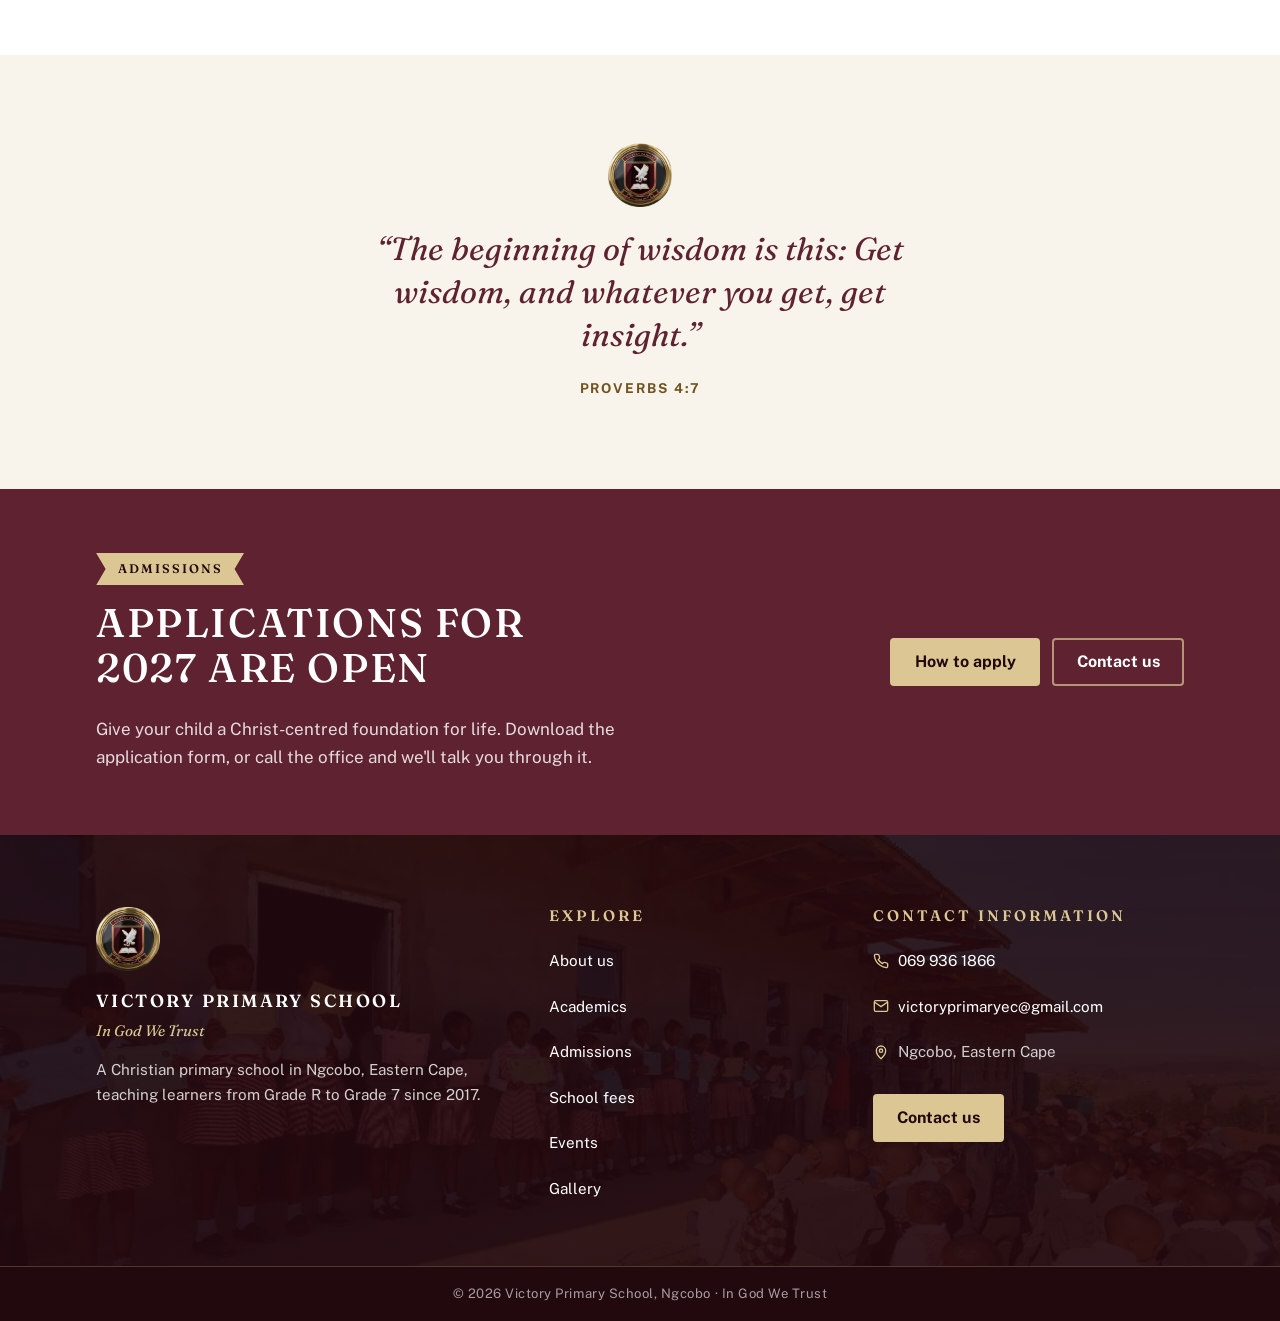
<file: academics/index.html>
<!doctype html>
<html lang="en">
  <head>
    <meta charset="UTF-8" />
    <meta name="viewport" content="width=device-width, initial-scale=1.0" />
    <title>Academics · Victory Primary School, Ngcobo</title>
    <meta name="description" content="Victory Primary School follows the CAPS curriculum from Grade R to Grade 7. See the subjects taught in each phase and our activities outside the classroom." />
    <meta name="theme-color" content="#3a1119" />
    <link rel="preload" href="/fonts/fraunces.woff2" as="font" type="font/woff2" crossorigin />
    <link rel="preload" href="/fonts/public-sans-400.woff2" as="font" type="font/woff2" crossorigin />
    <link rel="stylesheet" href="/css/victory.css" />
    <link rel="icon" href="/favicon.ico" sizes="48x48" />
    <link rel="icon" type="image/png" sizes="96x96" href="/favicon-96x96.png" />
    <link rel="apple-touch-icon" sizes="180x180" href="/apple-touch-icon.png" />
    <link rel="manifest" href="/site.webmanifest" />
  </head>
  <body>
    <a class="skip-link" href="#main">Skip to content</a>

    <div class="topbar">
      <div class="wrap">
        <div class="topbar__contact">
          <a href="tel:+27699361866">
            <svg viewBox="0 0 24 24" fill="none" stroke="currentColor" stroke-width="2" aria-hidden="true"><path d="M22 16.9v3a2 2 0 0 1-2.2 2 19.8 19.8 0 0 1-8.6-3.1 19.5 19.5 0 0 1-6-6A19.8 19.8 0 0 1 2.1 4.2 2 2 0 0 1 4.1 2h3a2 2 0 0 1 2 1.7c.1 1 .4 1.9.7 2.8a2 2 0 0 1-.5 2.1L8 9.9a16 16 0 0 0 6 6l1.3-1.3a2 2 0 0 1 2.1-.4c.9.3 1.8.6 2.8.7a2 2 0 0 1 1.7 2z"/></svg>
            069 936 1866
          </a>
          <a href="mailto:victoryprimaryec@gmail.com" class="topbar__email">
            <svg viewBox="0 0 24 24" fill="none" stroke="currentColor" stroke-width="2" aria-hidden="true"><rect x="2" y="4" width="20" height="16" rx="2"/><path d="m22 6-10 7L2 6"/></svg>
            victoryprimaryec@gmail.com
          </a>
        </div>
        <p class="topbar__motto">In God We Trust</p>
      </div>
    </div>

    <header class="site-header">
      <div class="wrap site-header__bar">
        <a href="/" class="brand">
          <img src="/_images/web/crest-192.webp" alt="" width="192" height="192" />
          <span class="brand__name">
            Victory
            <span class="brand__sub">Primary School</span>
          </span>
        </a>
        <button class="menu-toggle" aria-expanded="false" aria-controls="site-nav">
          <span class="menu-toggle__icon" aria-hidden="true"></span>
          <span class="menu-toggle__label">Menu</span>
        </button>
        <nav id="site-nav" class="site-nav" aria-label="Main">
          <ul>
            <li><a href="/">Home</a></li>
            <li><a href="/about">About</a></li>
            <li><a href="/academics" aria-current="page">Academics</a></li>
            <li><a href="/events">Events</a></li>
            <li><a href="/gallery">Gallery</a></li>
            <li><a href="/contact">Contact</a></li>
            <li><a href="/admissions" class="nav-apply">Admissions</a></li>
          </ul>
        </nav>
      </div>
    </header>

    <main id="main">
      <section class="page-hero" style="--focus: 50% 40%">
        <picture class="page-hero__media">
          <source type="image/webp" srcset="/_images/web/banner-academics-800.webp 800w, /_images/web/banner-academics-1280.webp 1280w" sizes="100vw" />
          <img
            src="/_images/web/banner-academics-800.jpg"
            srcset="/_images/web/banner-academics-800.jpg 800w, /_images/web/banner-academics-1280.jpg 1280w"
            sizes="100vw"
            alt="Learners standing in a line outside their classroom, holding up their certificates"
            fetchpriority="high"
          />
        </picture>
        <div class="wrap page-hero__text">
          <nav class="crumbs" aria-label="Breadcrumb">
            <ol>
              <li><a href="/">Home</a></li>
              <li><span aria-current="page">Academics</span></li>
            </ol>
          </nav>
        <h1>Academics</h1>
        <p class="page-hero__lead">
          A solid foundation built on faith, curiosity and the joy of
          discovery, from Grade R through Grade 7.
        </p>
      </div>
      </section>

      <!-- Curriculum -->
      <section class="section section--white">
        <div class="wrap values-layout">
          <div>
            <p class="label">How we teach</p>
            <h2>Our curriculum</h2>
            <p class="intro">
              Victory Primary School follows the South African CAPS
              (Curriculum and Assessment Policy Statement) curriculum,
              enriched with Christian values and integrated learning.
            </p>
          </div>
          <ol class="values">
            <li>
              <h3>CAPS aligned</h3>
              <p>We fully follow the national CAPS curriculum, so our learners are well prepared for high school and beyond.</p>
            </li>
            <li>
              <h3>Faith in every day</h3>
              <p>Christian values and biblical principles are woven naturally into daily lessons, devotions and school life.</p>
            </li>
            <li>
              <h3>Learner-centred</h3>
              <p>We teach to every learner's strengths, giving each child the attention and support they need to succeed.</p>
            </li>
            <li>
              <h3>Multilingual</h3>
              <p>We celebrate and support our learners' home languages while developing strong English and isiXhosa literacy.</p>
            </li>
          </ol>
        </div>
      </section>

      <!-- Subjects -->
      <section class="section section--tint" id="subjects">
        <div class="wrap">
          <p class="label">Grades and subjects</p>
          <h2>What each phase studies</h2>
          <div class="phases">
            <div class="phase">
              <h3>Foundation Phase</h3>
              <span class="phase__grades">Grade R to Grade 3</span>
              <ul class="checklist">
                <li>Home Language</li>
                <li>First Additional Language</li>
                <li>Mathematics</li>
                <li>Life Skills</li>
                <li>Christian Education</li>
                <li>Creative Arts</li>
                <li>Physical Education</li>
                <li>Music</li>
              </ul>
            </div>
            <div class="phase">
              <h3>Intermediate Phase</h3>
              <span class="phase__grades">Grade 4 to Grade 6</span>
              <ul class="checklist">
                <li>Home Language</li>
                <li>First Additional Language</li>
                <li>Mathematics</li>
                <li>Natural Sciences &amp; Technology</li>
                <li>Social Sciences</li>
                <li>Creative Arts</li>
                <li>Life Skills</li>
                <li>Physical Education</li>
                <li>Christian Education</li>
                <li>Technology</li>
              </ul>
            </div>
            <div class="phase">
              <h3>Senior Phase</h3>
              <span class="phase__grades">Grade 7</span>
              <ul class="checklist">
                <li>Home Language</li>
                <li>First Additional Language</li>
                <li>Mathematics</li>
                <li>Natural Sciences</li>
                <li>Technology</li>
                <li>Social Sciences</li>
                <li>Economic &amp; Management Sciences</li>
                <li>Creative Arts</li>
                <li>Life Orientation</li>
                <li>Christian Education</li>
              </ul>
            </div>
          </div>
        </div>
      </section>

      <!-- Beyond the classroom -->
      <section class="band band--right" style="--focus: 50% 8%">
        <picture class="band__media">
          <source type="image/webp" srcset="/_images/web/hero-trophies-800.webp 800w, /_images/web/hero-trophies-1280.webp 1280w" sizes="100vw" />
          <img
            src="/_images/web/hero-trophies-800.jpg"
            srcset="/_images/web/hero-trophies-800.jpg 800w, /_images/web/hero-trophies-1280.jpg 1280w"
            sizes="100vw"
            width="1280"
            height="960"
            alt="Victory learners holding two trophies and a ball high above their heads on the sports field"
            loading="lazy"
          />
        </picture>
        <div class="wrap band__inner">
          <div class="band__panel">
            <span class="band__meta">Beyond the classroom</span>
            <h2>The whole child</h2>
            <p>
              At Victory Primary we believe in developing the whole child, in
              and out of the classroom: on the sports field, on stage and in
              the library.
            </p>
            <a href="/gallery" class="btn btn--line-light">See the photos</a>
          </div>
        </div>
      </section>

      <section class="section section--white">
        <div class="wrap">
          <p class="label">Extra-curricular</p>
          <h2>Activities</h2>
          <ul class="features">
            <li>
              <h3>Sport</h3>
              <p>Football, netball, athletics and more. Sport teaches teamwork, discipline and healthy competition.</p>
            </li>
            <li>
              <h3>Creative arts</h3>
              <p>Drama, visual arts and crafts give our learners a creative outlet and build confidence.</p>
            </li>
            <li>
              <h3>Choir and music</h3>
              <p>Our school choir praises God and represents Victory Primary at community and district events.</p>
            </li>
            <li>
              <h3>Reading club</h3>
              <p>We nurture a love of reading through our weekly reading club and well-stocked school library.</p>
            </li>
          </ul>
        </div>
      </section>

      <section class="section scripture">
        <div class="wrap">
          <img class="scripture__crest" src="/_images/web/crest-192.webp" alt="" width="192" height="192" loading="lazy" />
          <blockquote>
            <p>“The beginning of wisdom is this: Get wisdom, and whatever you get, get insight.”</p>
            <cite>Proverbs 4:7</cite>
          </blockquote>
        </div>
      </section>

      <section class="apply-band">
        <div class="wrap">
          <div>
            <span class="ribbon ribbon--gold">Admissions</span>
            <h2>Applications for <span data-year="next">2027</span> are open</h2>
            <p>
              Give your child a Christ-centred foundation for life. Download the
              application form, or call the office and we'll talk you through it.
            </p>
          </div>
          <div class="btn-row">
            <a href="/admissions" class="btn btn--gold">How to apply</a>
            <a href="/contact" class="btn btn--line-light">Contact us</a>
          </div>
        </div>
      </section>
    </main>

    <footer class="site-footer">
      <div class="wrap">
        <div class="footer-grid">
          <div class="footer-brand">
            <img src="/_images/web/crest-192.webp" alt="" width="192" height="192" loading="lazy" />
            <p class="footer-brand__name">Victory Primary School</p>
            <p class="footer-brand__motto">In God We Trust</p>
            <p>
              A Christian primary school in Ngcobo, Eastern Cape, teaching
              learners from Grade R to Grade 7 since 2017.
            </p>
          </div>
          <div>
            <h2>Explore</h2>
            <ul>
              <li><a href="/about">About us</a></li>
              <li><a href="/academics">Academics</a></li>
              <li><a href="/admissions">Admissions</a></li>
              <li><a href="/admissions#fees">School fees</a></li>
              <li><a href="/events">Events</a></li>
              <li><a href="/gallery">Gallery</a></li>
            </ul>
          </div>
          <div>
            <h2>Contact information</h2>
            <ul class="footer-contact">
              <li>
                <svg viewBox="0 0 24 24" fill="none" stroke="currentColor" stroke-width="2" aria-hidden="true"><path d="M22 16.9v3a2 2 0 0 1-2.2 2 19.8 19.8 0 0 1-8.6-3.1 19.5 19.5 0 0 1-6-6A19.8 19.8 0 0 1 2.1 4.2 2 2 0 0 1 4.1 2h3a2 2 0 0 1 2 1.7c.1 1 .4 1.9.7 2.8a2 2 0 0 1-.5 2.1L8 9.9a16 16 0 0 0 6 6l1.3-1.3a2 2 0 0 1 2.1-.4c.9.3 1.8.6 2.8.7a2 2 0 0 1 1.7 2z"/></svg>
                <a href="tel:+27699361866">069 936 1866</a>
              </li>
              <li>
                <svg viewBox="0 0 24 24" fill="none" stroke="currentColor" stroke-width="2" aria-hidden="true"><rect x="2" y="4" width="20" height="16" rx="2"/><path d="m22 6-10 7L2 6"/></svg>
                <a href="mailto:victoryprimaryec@gmail.com">victoryprimaryec@gmail.com</a>
              </li>
              <li>
                <svg viewBox="0 0 24 24" fill="none" stroke="currentColor" stroke-width="2" aria-hidden="true"><path d="M12 22s7-6.1 7-12a7 7 0 1 0-14 0c0 5.9 7 12 7 12z"/><circle cx="12" cy="10" r="2.5"/></svg>
                <span>Ngcobo, Eastern Cape</span>
              </li>
            </ul>
            <a href="/contact" class="btn btn--gold">Contact us</a>
          </div>
        </div>
      </div>
      <div class="footer-bottom">
        <div class="wrap">
          <p>© <span data-year>2026</span> Victory Primary School, Ngcobo · In God We Trust</p>
        </div>
      </div>
    </footer>

    <script src="/js/site.js" defer></script>
  </body>
</html>
</file>
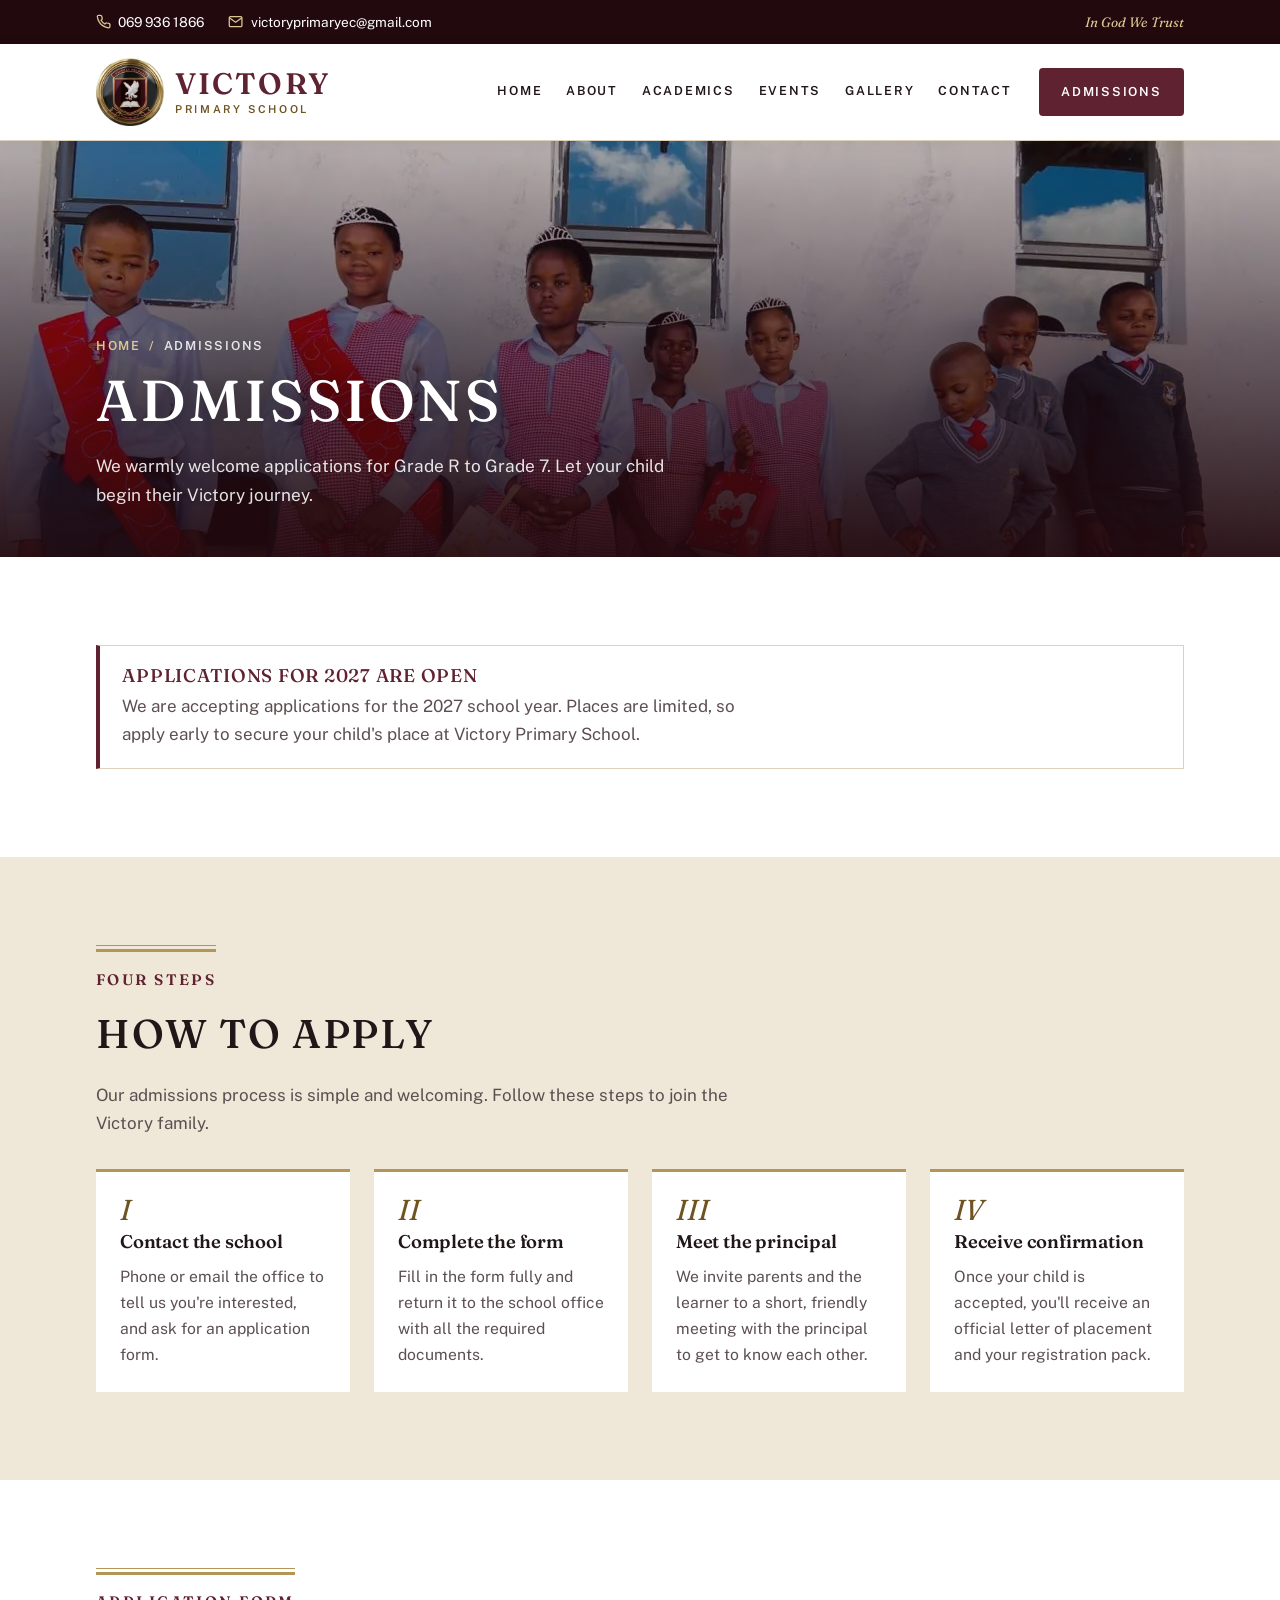
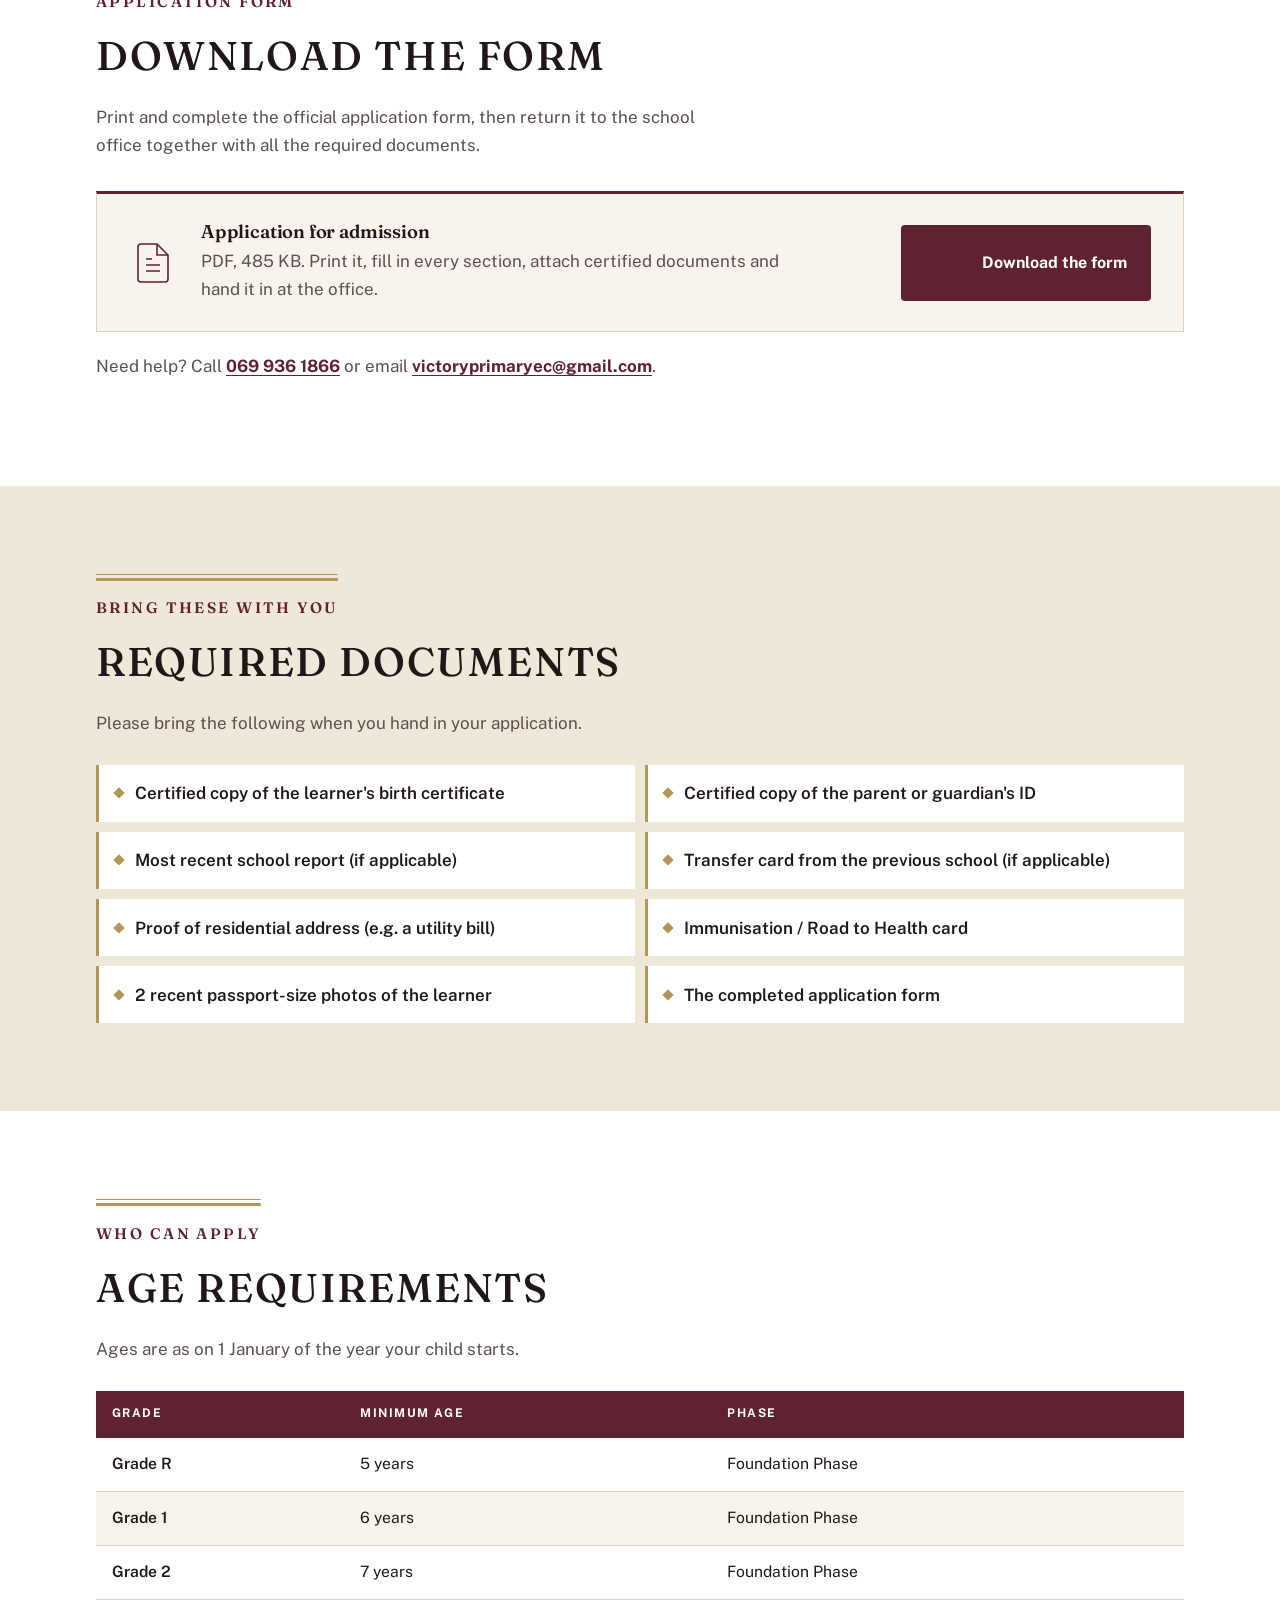
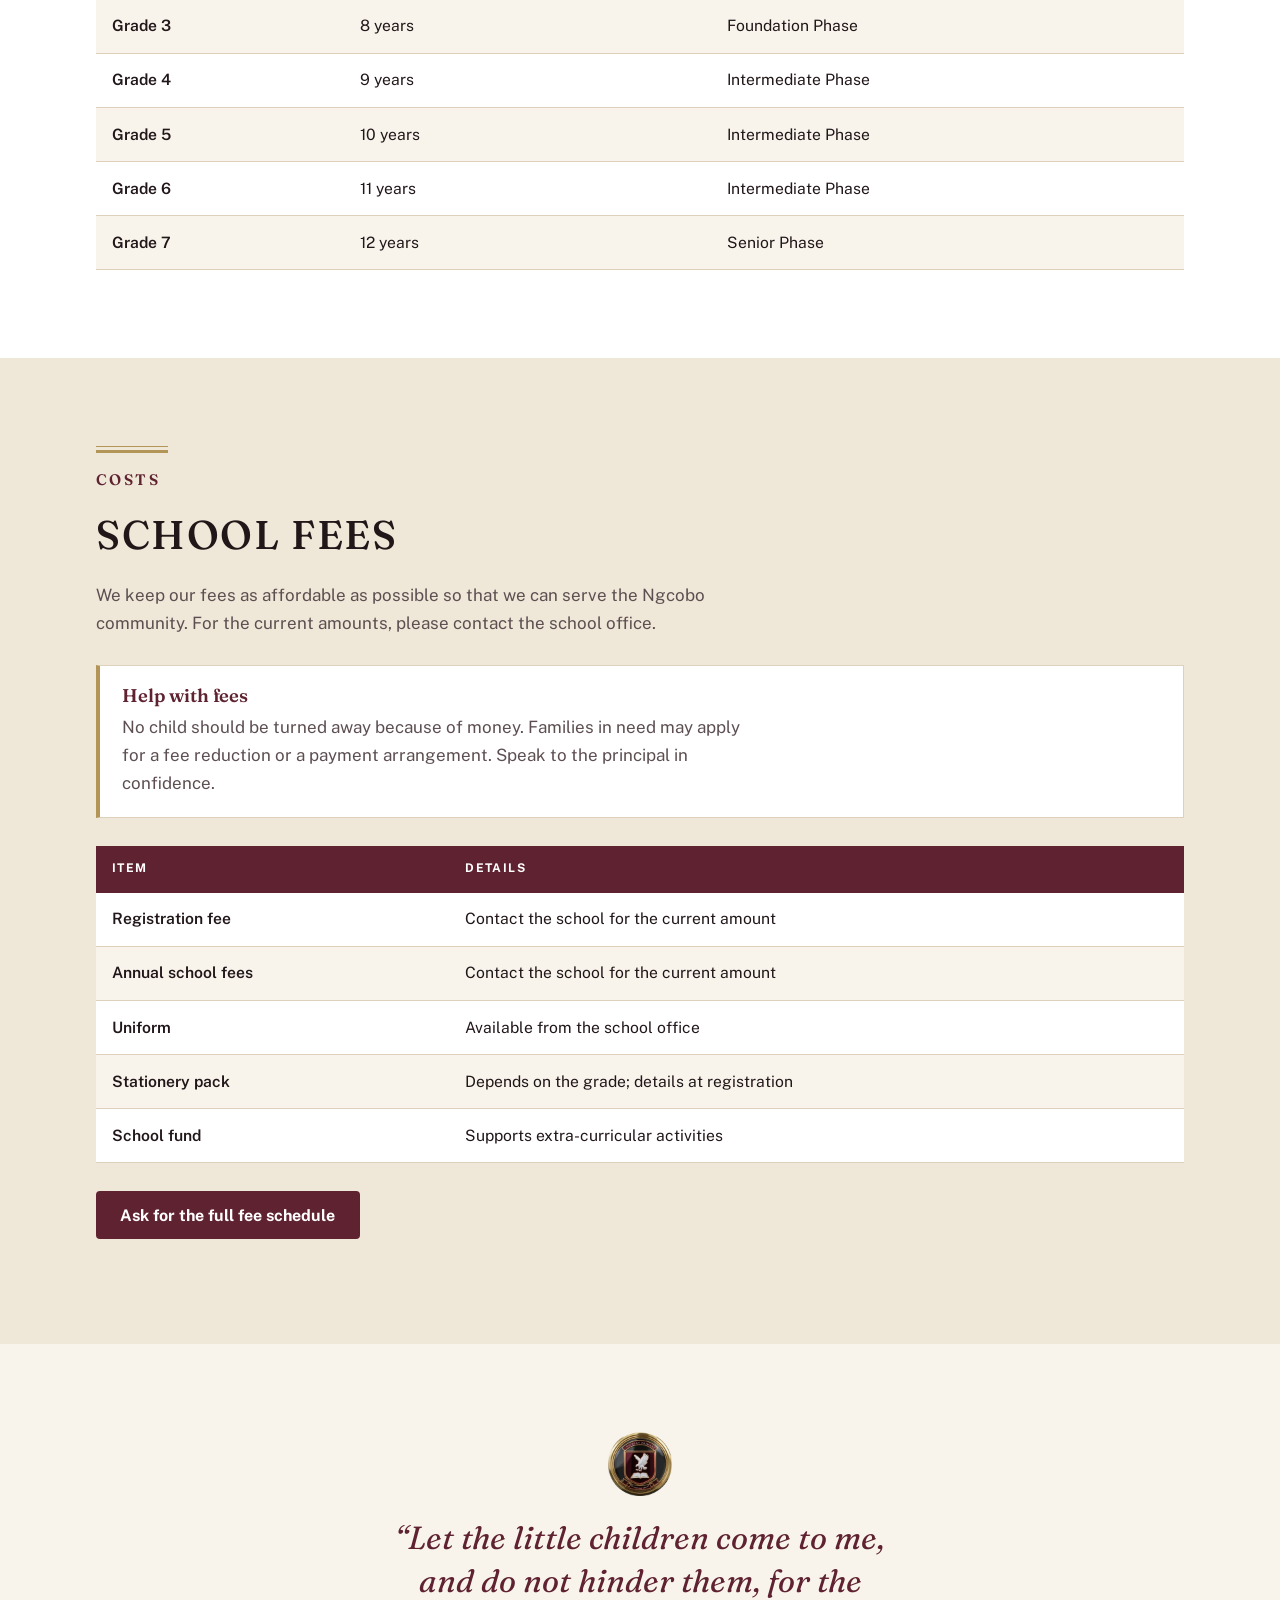
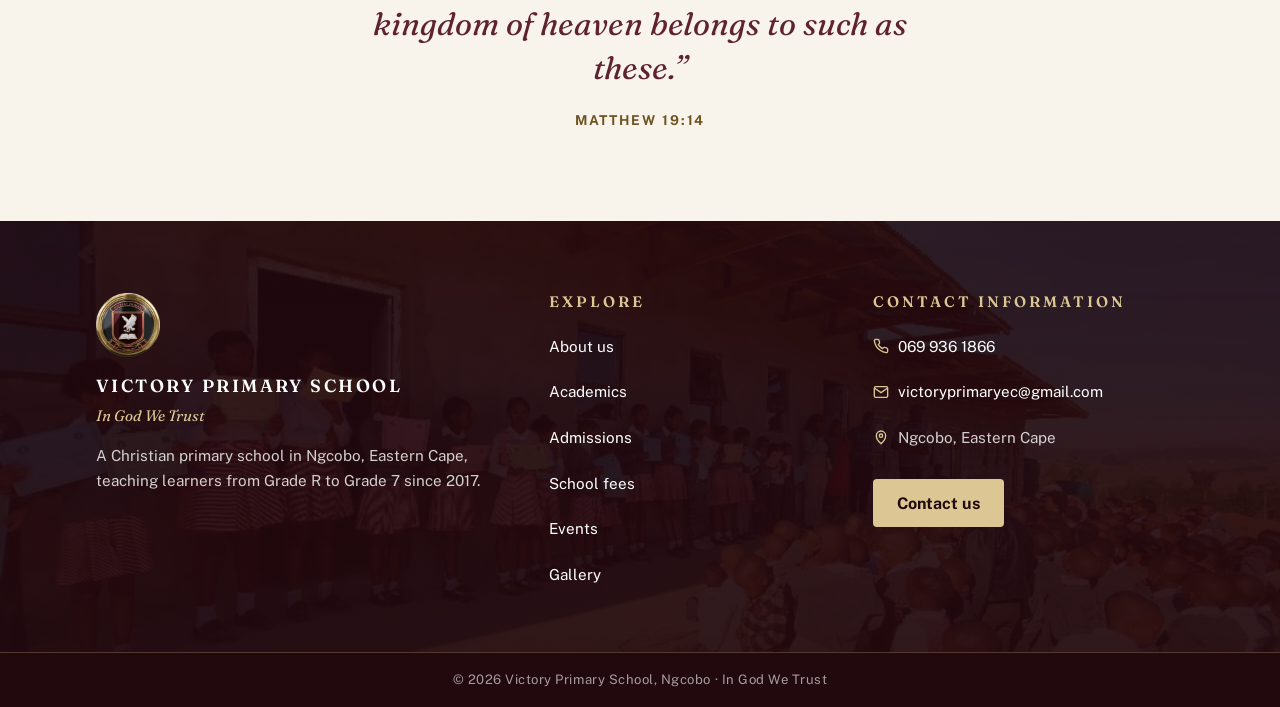
<file: admissions/index.html>
<!doctype html>
<html lang="en">
  <head>
    <meta charset="UTF-8" />
    <meta name="viewport" content="width=device-width, initial-scale=1.0" />
    <title>Admissions · Victory Primary School, Ngcobo</title>
    <meta name="description" content="Applications for next year are open at Victory Primary School, Ngcobo. How to apply, the application form, required documents, age requirements and school fees." />
    <meta name="theme-color" content="#3a1119" />
    <link rel="preload" href="/fonts/fraunces.woff2" as="font" type="font/woff2" crossorigin />
    <link rel="preload" href="/fonts/public-sans-400.woff2" as="font" type="font/woff2" crossorigin />
    <link rel="stylesheet" href="/css/victory.css" />
    <link rel="icon" href="/favicon.ico" sizes="48x48" />
    <link rel="icon" type="image/png" sizes="96x96" href="/favicon-96x96.png" />
    <link rel="apple-touch-icon" sizes="180x180" href="/apple-touch-icon.png" />
    <link rel="manifest" href="/site.webmanifest" />
  </head>
  <body>
    <a class="skip-link" href="#main">Skip to content</a>

    <div class="topbar">
      <div class="wrap">
        <div class="topbar__contact">
          <a href="tel:+27699361866">
            <svg viewBox="0 0 24 24" fill="none" stroke="currentColor" stroke-width="2" aria-hidden="true"><path d="M22 16.9v3a2 2 0 0 1-2.2 2 19.8 19.8 0 0 1-8.6-3.1 19.5 19.5 0 0 1-6-6A19.8 19.8 0 0 1 2.1 4.2 2 2 0 0 1 4.1 2h3a2 2 0 0 1 2 1.7c.1 1 .4 1.9.7 2.8a2 2 0 0 1-.5 2.1L8 9.9a16 16 0 0 0 6 6l1.3-1.3a2 2 0 0 1 2.1-.4c.9.3 1.8.6 2.8.7a2 2 0 0 1 1.7 2z"/></svg>
            069 936 1866
          </a>
          <a href="mailto:victoryprimaryec@gmail.com" class="topbar__email">
            <svg viewBox="0 0 24 24" fill="none" stroke="currentColor" stroke-width="2" aria-hidden="true"><rect x="2" y="4" width="20" height="16" rx="2"/><path d="m22 6-10 7L2 6"/></svg>
            victoryprimaryec@gmail.com
          </a>
        </div>
        <p class="topbar__motto">In God We Trust</p>
      </div>
    </div>

    <header class="site-header">
      <div class="wrap site-header__bar">
        <a href="/" class="brand">
          <img src="/_images/web/crest-192.webp" alt="" width="192" height="192" />
          <span class="brand__name">
            Victory
            <span class="brand__sub">Primary School</span>
          </span>
        </a>
        <button class="menu-toggle" aria-expanded="false" aria-controls="site-nav">
          <span class="menu-toggle__icon" aria-hidden="true"></span>
          <span class="menu-toggle__label">Menu</span>
        </button>
        <nav id="site-nav" class="site-nav" aria-label="Main">
          <ul>
            <li><a href="/">Home</a></li>
            <li><a href="/about">About</a></li>
            <li><a href="/academics">Academics</a></li>
            <li><a href="/events">Events</a></li>
            <li><a href="/gallery">Gallery</a></li>
            <li><a href="/contact">Contact</a></li>
            <li><a href="/admissions" aria-current="page" class="nav-apply">Admissions</a></li>
          </ul>
        </nav>
      </div>
    </header>

    <main id="main">
      <section class="page-hero" style="--focus: 50% 30%">
        <picture class="page-hero__media">
          <source type="image/webp" srcset="/_images/web/banner-admissions-800.webp 800w, /_images/web/banner-admissions-1280.webp 1280w" sizes="100vw" />
          <img
            src="/_images/web/banner-admissions-800.jpg"
            srcset="/_images/web/banner-admissions-800.jpg 800w, /_images/web/banner-admissions-1280.jpg 1280w"
            sizes="100vw"
            alt="Learners wearing award sashes at prize-giving, standing in front of a classroom"
            fetchpriority="high"
          />
        </picture>
        <div class="wrap page-hero__text">
          <nav class="crumbs" aria-label="Breadcrumb">
            <ol>
              <li><a href="/">Home</a></li>
              <li><span aria-current="page">Admissions</span></li>
            </ol>
          </nav>
        <h1>Admissions</h1>
        <p class="page-hero__lead">
          We warmly welcome applications for Grade R to Grade 7. Let your
          child begin their Victory journey.
        </p>
      </div>
      </section>

      <!-- How to apply -->
      <section class="section section--white">
        <div class="wrap">
          <div class="notice">
            <h2>Applications for <span data-year="next">2027</span> are open</h2>
            <p>
              We are accepting applications for the <span data-year="next">2027</span> school year. Places
              are limited, so apply early to secure your child's place at
              Victory Primary School.
            </p>
          </div>
        </div>
      </section>

      <section class="section section--tint" id="apply">
        <div class="wrap">
          <p class="label">Four steps</p>
          <h2>How to apply</h2>
          <p class="intro">Our admissions process is simple and welcoming. Follow these steps to join the Victory family.</p>
          <ol class="steps">
            <li>
              <h3>Contact the school</h3>
              <p>Phone or email the office to tell us you're interested, and ask for an application form.</p>
            </li>
            <li>
              <h3>Complete the form</h3>
              <p>Fill in the form fully and return it to the school office with all the required documents.</p>
            </li>
            <li>
              <h3>Meet the principal</h3>
              <p>We invite parents and the learner to a short, friendly meeting with the principal to get to know each other.</p>
            </li>
            <li>
              <h3>Receive confirmation</h3>
              <p>Once your child is accepted, you'll receive an official letter of placement and your registration pack.</p>
            </li>
          </ol>
        </div>
      </section>

      <!-- Application form -->
      <section class="section section--white" id="form">
        <div class="wrap">
          <p class="label">Application form</p>
          <h2>Download the form</h2>
          <p class="intro">
            Print and complete the official application form, then return it to
            the school office together with all the required documents.
          </p>
          <div class="download">
            <svg viewBox="0 0 48 48" fill="none" stroke="currentColor" stroke-width="1.6" aria-hidden="true"><path d="M28 5H12a3 3 0 0 0-3 3v32a3 3 0 0 0 3 3h24a3 3 0 0 0 3-3V16z"/><path d="M28 5v11h11"/><path d="M17 26h14M17 32h14M17 20h6"/></svg>
            <div>
              <h3>Application for admission</h3>
              <p>PDF, 485 KB. Print it, fill in every section, attach certified documents and hand it in at the office.</p>
            </div>
            <a href="/Victory%20school%20App%20form.pdf" download class="btn btn--maroon">
              <svg viewBox="0 0 24 24" fill="none" stroke="currentColor" stroke-width="2" aria-hidden="true"><path d="M12 3v12m0 0-5-5m5 5 5-5M4 21h16"/></svg>
              Download the form
            </a>
          </div>
          <p class="help-line">
            Need help? Call <a href="tel:+27699361866">069 936 1866</a> or email
            <a href="mailto:victoryprimaryec@gmail.com">victoryprimaryec@gmail.com</a>.
          </p>
        </div>
      </section>

      <!-- Documents -->
      <section class="section section--tint" id="documents">
        <div class="wrap">
          <p class="label">Bring these with you</p>
          <h2>Required documents</h2>
          <p class="intro">Please bring the following when you hand in your application.</p>
          <ul class="checklist checklist--boxed" style="margin-top: 1.75rem">
            <li>Certified copy of the learner's birth certificate</li>
            <li>Certified copy of the parent or guardian's ID</li>
            <li>Most recent school report (if applicable)</li>
            <li>Transfer card from the previous school (if applicable)</li>
            <li>Proof of residential address (e.g. a utility bill)</li>
            <li>Immunisation / Road to Health card</li>
            <li>2 recent passport-size photos of the learner</li>
            <li>The completed application form</li>
          </ul>
        </div>
      </section>

      <!-- Ages -->
      <section class="section section--white" id="ages">
        <div class="wrap">
          <p class="label">Who can apply</p>
          <h2>Age requirements</h2>
          <p class="intro">Ages are as on 1 January of the year your child starts.</p>
          <div class="table-wrap">
            <table class="table">
              <thead>
                <tr><th scope="col">Grade</th><th scope="col">Minimum age</th><th scope="col">Phase</th></tr>
              </thead>
              <tbody>
                <tr><td>Grade R</td><td>5 years</td><td>Foundation Phase</td></tr>
                <tr><td>Grade 1</td><td>6 years</td><td>Foundation Phase</td></tr>
                <tr><td>Grade 2</td><td>7 years</td><td>Foundation Phase</td></tr>
                <tr><td>Grade 3</td><td>8 years</td><td>Foundation Phase</td></tr>
                <tr><td>Grade 4</td><td>9 years</td><td>Intermediate Phase</td></tr>
                <tr><td>Grade 5</td><td>10 years</td><td>Intermediate Phase</td></tr>
                <tr><td>Grade 6</td><td>11 years</td><td>Intermediate Phase</td></tr>
                <tr><td>Grade 7</td><td>12 years</td><td>Senior Phase</td></tr>
              </tbody>
            </table>
          </div>
        </div>
      </section>

      <!-- Fees -->
      <section class="section section--tint" id="fees">
        <div class="wrap">
          <p class="label">Costs</p>
          <h2>School fees</h2>
          <p class="intro">
            We keep our fees as affordable as possible so that we can serve the
            Ngcobo community. For the current amounts, please contact the
            school office.
          </p>
          <div class="notice notice--gold" style="margin-top: 1.75rem">
            <h3>Help with fees</h3>
            <p>
              No child should be turned away because of money. Families in need
              may apply for a fee reduction or a payment arrangement. Speak to
              the principal in confidence.
            </p>
          </div>
          <div class="table-wrap">
            <table class="table">
              <thead>
                <tr><th scope="col">Item</th><th scope="col">Details</th></tr>
              </thead>
              <tbody>
                <tr><td>Registration fee</td><td>Contact the school for the current amount</td></tr>
                <tr><td>Annual school fees</td><td>Contact the school for the current amount</td></tr>
                <tr><td>Uniform</td><td>Available from the school office</td></tr>
                <tr><td>Stationery pack</td><td>Depends on the grade; details at registration</td></tr>
                <tr><td>School fund</td><td>Supports extra-curricular activities</td></tr>
              </tbody>
            </table>
          </div>
          <p style="margin-top: 1.75rem">
            <a href="/contact" class="btn btn--maroon">Ask for the full fee schedule</a>
          </p>
        </div>
      </section>

      <section class="section scripture">
        <div class="wrap">
          <img class="scripture__crest" src="/_images/web/crest-192.webp" alt="" width="192" height="192" loading="lazy" />
          <blockquote>
            <p>“Let the little children come to me, and do not hinder them, for the kingdom of heaven belongs to such as these.”</p>
            <cite>Matthew 19:14</cite>
          </blockquote>
        </div>
      </section>
    </main>

    <footer class="site-footer">
      <div class="wrap">
        <div class="footer-grid">
          <div class="footer-brand">
            <img src="/_images/web/crest-192.webp" alt="" width="192" height="192" loading="lazy" />
            <p class="footer-brand__name">Victory Primary School</p>
            <p class="footer-brand__motto">In God We Trust</p>
            <p>
              A Christian primary school in Ngcobo, Eastern Cape, teaching
              learners from Grade R to Grade 7 since 2017.
            </p>
          </div>
          <div>
            <h2>Explore</h2>
            <ul>
              <li><a href="/about">About us</a></li>
              <li><a href="/academics">Academics</a></li>
              <li><a href="/admissions">Admissions</a></li>
              <li><a href="/admissions#fees">School fees</a></li>
              <li><a href="/events">Events</a></li>
              <li><a href="/gallery">Gallery</a></li>
            </ul>
          </div>
          <div>
            <h2>Contact information</h2>
            <ul class="footer-contact">
              <li>
                <svg viewBox="0 0 24 24" fill="none" stroke="currentColor" stroke-width="2" aria-hidden="true"><path d="M22 16.9v3a2 2 0 0 1-2.2 2 19.8 19.8 0 0 1-8.6-3.1 19.5 19.5 0 0 1-6-6A19.8 19.8 0 0 1 2.1 4.2 2 2 0 0 1 4.1 2h3a2 2 0 0 1 2 1.7c.1 1 .4 1.9.7 2.8a2 2 0 0 1-.5 2.1L8 9.9a16 16 0 0 0 6 6l1.3-1.3a2 2 0 0 1 2.1-.4c.9.3 1.8.6 2.8.7a2 2 0 0 1 1.7 2z"/></svg>
                <a href="tel:+27699361866">069 936 1866</a>
              </li>
              <li>
                <svg viewBox="0 0 24 24" fill="none" stroke="currentColor" stroke-width="2" aria-hidden="true"><rect x="2" y="4" width="20" height="16" rx="2"/><path d="m22 6-10 7L2 6"/></svg>
                <a href="mailto:victoryprimaryec@gmail.com">victoryprimaryec@gmail.com</a>
              </li>
              <li>
                <svg viewBox="0 0 24 24" fill="none" stroke="currentColor" stroke-width="2" aria-hidden="true"><path d="M12 22s7-6.1 7-12a7 7 0 1 0-14 0c0 5.9 7 12 7 12z"/><circle cx="12" cy="10" r="2.5"/></svg>
                <span>Ngcobo, Eastern Cape</span>
              </li>
            </ul>
            <a href="/contact" class="btn btn--gold">Contact us</a>
          </div>
        </div>
      </div>
      <div class="footer-bottom">
        <div class="wrap">
          <p>© <span data-year>2026</span> Victory Primary School, Ngcobo · In God We Trust</p>
        </div>
      </div>
    </footer>

    <script src="/js/site.js" defer></script>
  </body>
</html>
</file>
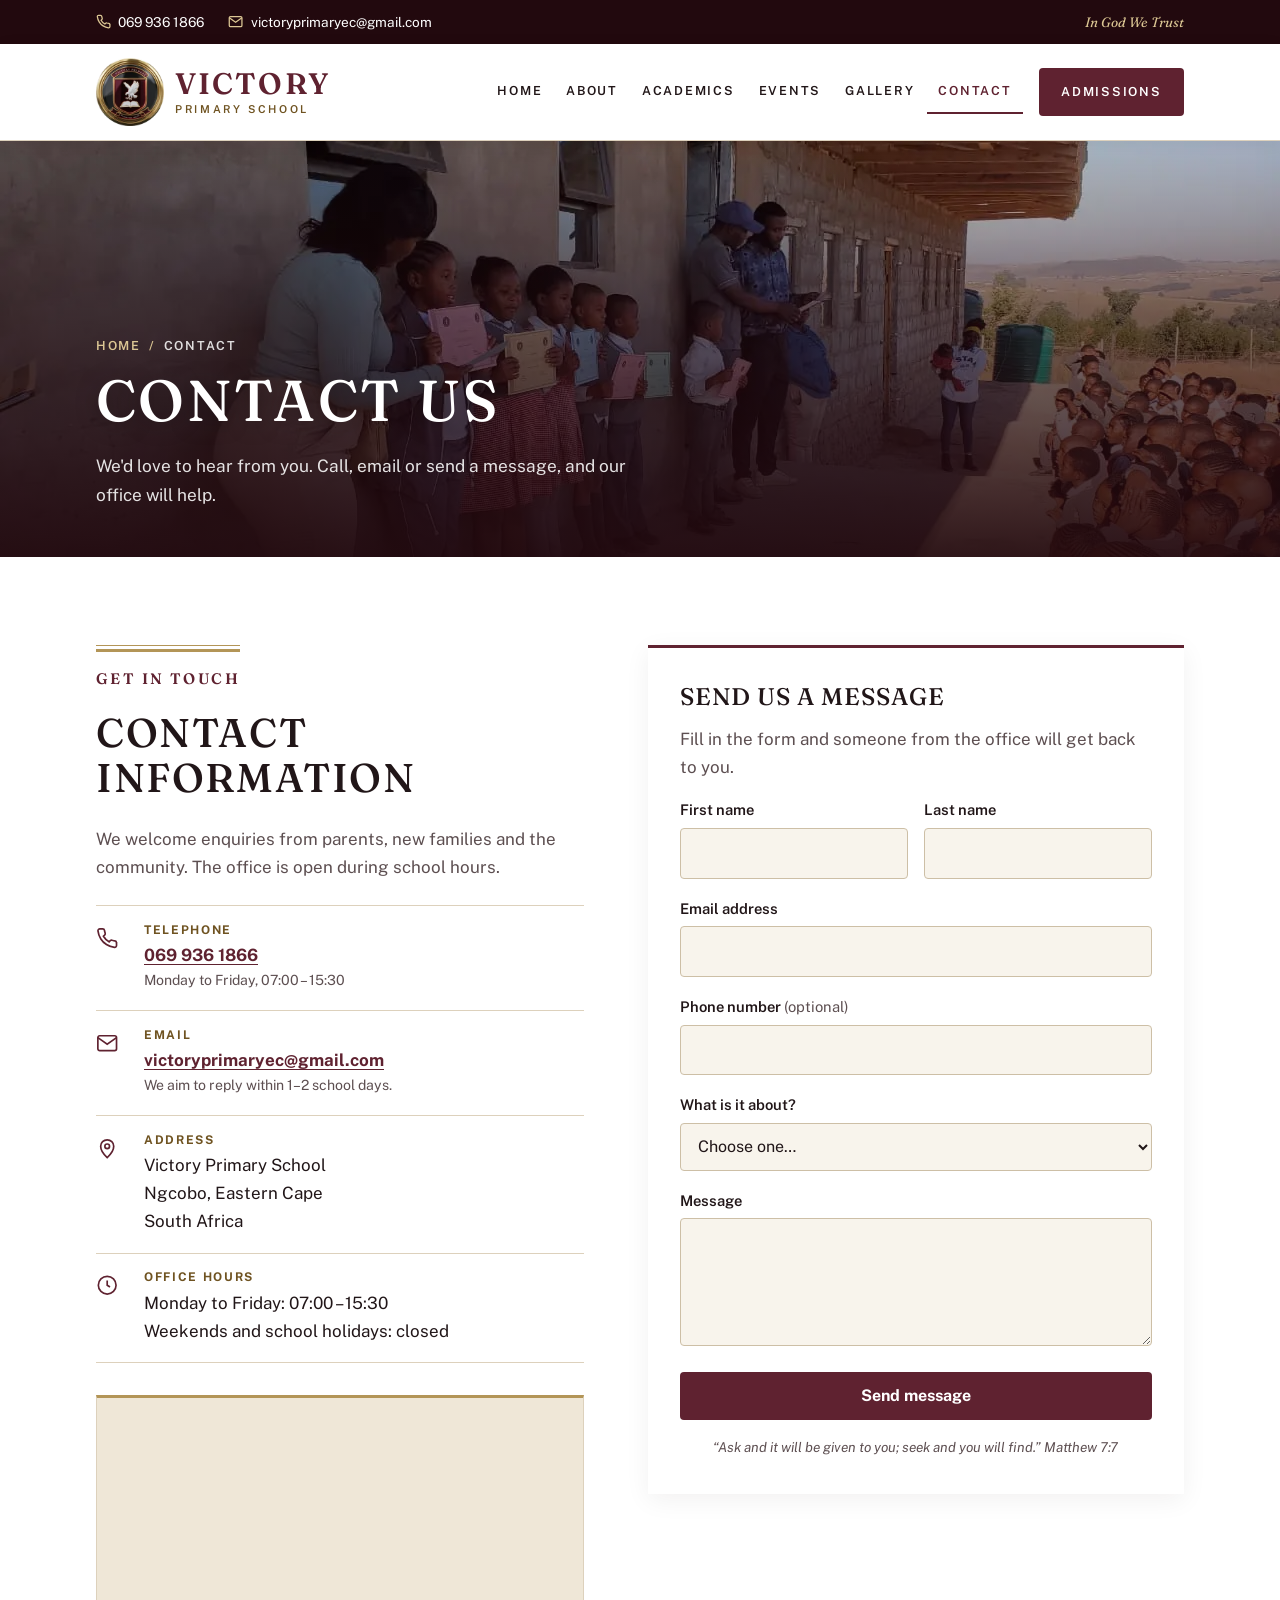
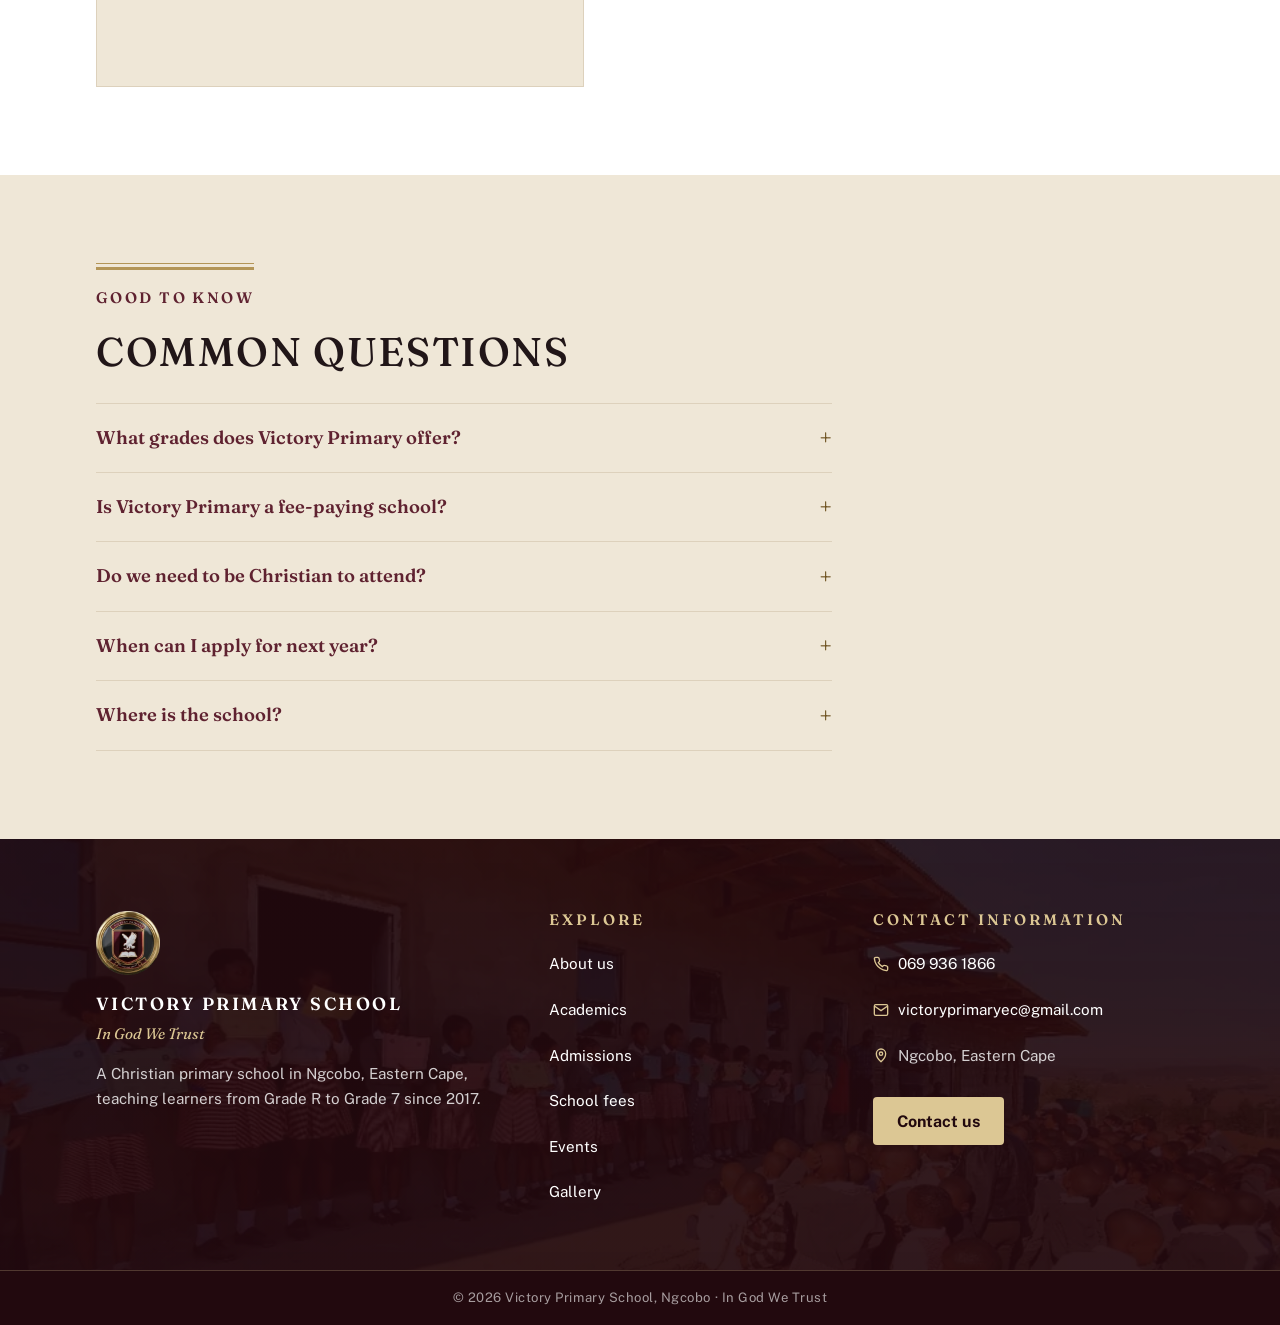
<file: contact/index.html>
<!doctype html>
<html lang="en">
  <head>
    <meta charset="UTF-8" />
    <meta name="viewport" content="width=device-width, initial-scale=1.0" />
    <title>Contact us · Victory Primary School, Ngcobo</title>
    <meta name="description" content="Phone, email, office hours and a map for Victory Primary School in Ngcobo, Eastern Cape, plus a form to send the office a message." />
    <meta name="theme-color" content="#3a1119" />
    <link rel="preload" href="/fonts/fraunces.woff2" as="font" type="font/woff2" crossorigin />
    <link rel="preload" href="/fonts/public-sans-400.woff2" as="font" type="font/woff2" crossorigin />
    <link rel="stylesheet" href="/css/victory.css" />
    <link rel="icon" href="/favicon.ico" sizes="48x48" />
    <link rel="icon" type="image/png" sizes="96x96" href="/favicon-96x96.png" />
    <link rel="apple-touch-icon" sizes="180x180" href="/apple-touch-icon.png" />
    <link rel="manifest" href="/site.webmanifest" />
  </head>
  <body>
    <a class="skip-link" href="#main">Skip to content</a>

    <div class="topbar">
      <div class="wrap">
        <div class="topbar__contact">
          <a href="tel:+27699361866">
            <svg viewBox="0 0 24 24" fill="none" stroke="currentColor" stroke-width="2" aria-hidden="true"><path d="M22 16.9v3a2 2 0 0 1-2.2 2 19.8 19.8 0 0 1-8.6-3.1 19.5 19.5 0 0 1-6-6A19.8 19.8 0 0 1 2.1 4.2 2 2 0 0 1 4.1 2h3a2 2 0 0 1 2 1.7c.1 1 .4 1.9.7 2.8a2 2 0 0 1-.5 2.1L8 9.9a16 16 0 0 0 6 6l1.3-1.3a2 2 0 0 1 2.1-.4c.9.3 1.8.6 2.8.7a2 2 0 0 1 1.7 2z"/></svg>
            069 936 1866
          </a>
          <a href="mailto:victoryprimaryec@gmail.com" class="topbar__email">
            <svg viewBox="0 0 24 24" fill="none" stroke="currentColor" stroke-width="2" aria-hidden="true"><rect x="2" y="4" width="20" height="16" rx="2"/><path d="m22 6-10 7L2 6"/></svg>
            victoryprimaryec@gmail.com
          </a>
        </div>
        <p class="topbar__motto">In God We Trust</p>
      </div>
    </div>

    <header class="site-header">
      <div class="wrap site-header__bar">
        <a href="/" class="brand">
          <img src="/_images/web/crest-192.webp" alt="" width="192" height="192" />
          <span class="brand__name">
            Victory
            <span class="brand__sub">Primary School</span>
          </span>
        </a>
        <button class="menu-toggle" aria-expanded="false" aria-controls="site-nav">
          <span class="menu-toggle__icon" aria-hidden="true"></span>
          <span class="menu-toggle__label">Menu</span>
        </button>
        <nav id="site-nav" class="site-nav" aria-label="Main">
          <ul>
            <li><a href="/">Home</a></li>
            <li><a href="/about">About</a></li>
            <li><a href="/academics">Academics</a></li>
            <li><a href="/events">Events</a></li>
            <li><a href="/gallery">Gallery</a></li>
            <li><a href="/contact" aria-current="page">Contact</a></li>
            <li><a href="/admissions" class="nav-apply">Admissions</a></li>
          </ul>
        </nav>
      </div>
    </header>

    <main id="main">
      <section class="page-hero" style="--focus: 50% 45%">
        <picture class="page-hero__media">
          <source type="image/webp" srcset="/_images/web/banner-contact-800.webp 800w, /_images/web/banner-contact-1280.webp 1280w" sizes="100vw" />
          <img
            src="/_images/web/banner-contact-800.jpg"
            srcset="/_images/web/banner-contact-800.jpg 800w, /_images/web/banner-contact-1280.jpg 1280w"
            sizes="100vw"
            alt="Learners lined up along the school buildings for assembly"
            fetchpriority="high"
          />
        </picture>
        <div class="wrap page-hero__text">
          <nav class="crumbs" aria-label="Breadcrumb">
            <ol>
              <li><a href="/">Home</a></li>
              <li><span aria-current="page">Contact</span></li>
            </ol>
          </nav>
        <h1>Contact us</h1>
        <p class="page-hero__lead">
          We'd love to hear from you. Call, email or send a message, and our
          office will help.
        </p>
      </div>
      </section>

      <section class="section section--white">
        <div class="wrap contact-layout">
          <div>
            <p class="label">Get in touch</p>
            <h2>Contact information</h2>
            <p class="intro">
              We welcome enquiries from parents, new families and the
              community. The office is open during school hours.
            </p>
            <ul class="contact-list">
              <li>
                <svg viewBox="0 0 24 24" fill="none" stroke="currentColor" stroke-width="1.8" aria-hidden="true"><path d="M22 16.9v3a2 2 0 0 1-2.2 2 19.8 19.8 0 0 1-8.6-3.1 19.5 19.5 0 0 1-6-6A19.8 19.8 0 0 1 2.1 4.2 2 2 0 0 1 4.1 2h3a2 2 0 0 1 2 1.7c.1 1 .4 1.9.7 2.8a2 2 0 0 1-.5 2.1L8 9.9a16 16 0 0 0 6 6l1.3-1.3a2 2 0 0 1 2.1-.4c.9.3 1.8.6 2.8.7a2 2 0 0 1 1.7 2z"/></svg>
                <h3>Telephone</h3>
                <p><a href="tel:+27699361866">069 936 1866</a><small>Monday to Friday, 07:00 – 15:30</small></p>
              </li>
              <li>
                <svg viewBox="0 0 24 24" fill="none" stroke="currentColor" stroke-width="1.8" aria-hidden="true"><rect x="2" y="4" width="20" height="16" rx="2"/><path d="m22 6-10 7L2 6"/></svg>
                <h3>Email</h3>
                <p><a href="mailto:victoryprimaryec@gmail.com">victoryprimaryec@gmail.com</a><small>We aim to reply within 1–2 school days.</small></p>
              </li>
              <li>
                <svg viewBox="0 0 24 24" fill="none" stroke="currentColor" stroke-width="1.8" aria-hidden="true"><path d="M12 22s7-6.1 7-12a7 7 0 1 0-14 0c0 5.9 7 12 7 12z"/><circle cx="12" cy="10" r="2.5"/></svg>
                <h3>Address</h3>
                <p>Victory Primary School<br />Ngcobo, Eastern Cape<br />South Africa</p>
              </li>
              <li>
                <svg viewBox="0 0 24 24" fill="none" stroke="currentColor" stroke-width="1.8" aria-hidden="true"><circle cx="12" cy="12" r="9.5"/><path d="M12 7v5l3 2"/></svg>
                <h3>Office hours</h3>
                <p>Monday to Friday: 07:00 – 15:30<br />Weekends and school holidays: closed</p>
              </li>
            </ul>
            <div class="map">
              <iframe
                title="Map showing Victory Primary School in Ngcobo"
                src="https://www.google.com/maps/embed?pb=!1m18!1m12!1m3!1d3394.9668812474774!2d27.98523097522588!3d-31.68947330950546!2m3!1f0!2f0!3f0!3m2!1i1024!2i768!4f13.1!3m3!1m2!1s0x1e604df3d00057bd%3A0x1dbb9b3ca183819e!2sVictory%20Primary%20school!5e0!3m2!1sen!2sza!4v1778250384037!5m2!1sen!2sza"
                loading="lazy"
                allowfullscreen
                referrerpolicy="no-referrer-when-downgrade"
              ></iframe>
            </div>
          </div>

          <!-- Messages go to victoryprimaryec@gmail.com through Formspree -->
          <form class="form" action="https://formspree.io/f/xgodneev" method="POST" data-send>
            <input type="hidden" name="_subject" value="Website enquiry — Victory Primary School" />
            <h2>Send us a message</h2>
            <p class="intro">Fill in the form and someone from the office will get back to you.</p>
            <div class="form__row">
              <div class="field">
                <label for="firstName">First name</label>
                <input type="text" id="firstName" name="first-name" autocomplete="given-name" required />
              </div>
              <div class="field">
                <label for="lastName">Last name</label>
                <input type="text" id="lastName" name="last-name" autocomplete="family-name" required />
              </div>
            </div>
            <div class="field">
              <label for="email">Email address</label>
              <input type="email" id="email" name="email" autocomplete="email" required />
            </div>
            <div class="field">
              <label for="phone">Phone number <span style="font-weight: 400; color: var(--muted)">(optional)</span></label>
              <input type="tel" id="phone" name="phone" autocomplete="tel" />
            </div>
            <div class="field">
              <label for="subject">What is it about?</label>
              <select id="subject" name="subject" required>
                <option value="" disabled selected>Choose one…</option>
                <option>Admissions enquiry</option>
                <option>General information</option>
                <option>School fees</option>
                <option>Academic concern</option>
                <option>Events and calendar</option>
                <option>Other</option>
              </select>
            </div>
            <div class="field">
              <label for="message">Message</label>
              <textarea id="message" name="message" required></textarea>
            </div>
            <button type="submit" class="btn btn--maroon">Send message</button>
            <p class="form__status" role="status" hidden></p>
            <p class="form__note">“Ask and it will be given to you; seek and you will find.” Matthew 7:7</p>
          </form>
        </div>
      </section>

      <!-- Questions -->
      <section class="section section--tint" id="questions">
        <div class="wrap">
          <p class="label">Good to know</p>
          <h2>Common questions</h2>
          <div class="faq">
            <details>
              <summary>What grades does Victory Primary offer?</summary>
              <p>
                We offer Grade R through Grade 7, covering the full primary
                school journey from the Foundation Phase to the Senior Phase.
              </p>
            </details>
            <details>
              <summary>Is Victory Primary a fee-paying school?</summary>
              <p>
                Yes, we have school fees. We also offer payment arrangements
                and fee assistance for families who need support. Please speak
                to the principal in confidence.
              </p>
            </details>
            <details>
              <summary>Do we need to be Christian to attend?</summary>
              <p>
                Our school is founded on Christian values and faith is central
                to school life, but we welcome all learners whatever their
                background. We ask families to respect and support our
                faith-based ethos.
              </p>
            </details>
            <details>
              <summary>When can I apply for next year?</summary>
              <p>
                Applications for the following year usually open mid-year. We
                recommend applying as early as possible because places are
                limited. <a href="/admissions">See how to apply</a>.
              </p>
            </details>
            <details>
              <summary>Where is the school?</summary>
              <p>
                Victory Primary School is in Ngcobo, a small town in the Eastern
                Cape. The map above shows where we are; call us for directions.
              </p>
            </details>
          </div>
        </div>
      </section>
    </main>

    <footer class="site-footer">
      <div class="wrap">
        <div class="footer-grid">
          <div class="footer-brand">
            <img src="/_images/web/crest-192.webp" alt="" width="192" height="192" loading="lazy" />
            <p class="footer-brand__name">Victory Primary School</p>
            <p class="footer-brand__motto">In God We Trust</p>
            <p>
              A Christian primary school in Ngcobo, Eastern Cape, teaching
              learners from Grade R to Grade 7 since 2017.
            </p>
          </div>
          <div>
            <h2>Explore</h2>
            <ul>
              <li><a href="/about">About us</a></li>
              <li><a href="/academics">Academics</a></li>
              <li><a href="/admissions">Admissions</a></li>
              <li><a href="/admissions#fees">School fees</a></li>
              <li><a href="/events">Events</a></li>
              <li><a href="/gallery">Gallery</a></li>
            </ul>
          </div>
          <div>
            <h2>Contact information</h2>
            <ul class="footer-contact">
              <li>
                <svg viewBox="0 0 24 24" fill="none" stroke="currentColor" stroke-width="2" aria-hidden="true"><path d="M22 16.9v3a2 2 0 0 1-2.2 2 19.8 19.8 0 0 1-8.6-3.1 19.5 19.5 0 0 1-6-6A19.8 19.8 0 0 1 2.1 4.2 2 2 0 0 1 4.1 2h3a2 2 0 0 1 2 1.7c.1 1 .4 1.9.7 2.8a2 2 0 0 1-.5 2.1L8 9.9a16 16 0 0 0 6 6l1.3-1.3a2 2 0 0 1 2.1-.4c.9.3 1.8.6 2.8.7a2 2 0 0 1 1.7 2z"/></svg>
                <a href="tel:+27699361866">069 936 1866</a>
              </li>
              <li>
                <svg viewBox="0 0 24 24" fill="none" stroke="currentColor" stroke-width="2" aria-hidden="true"><rect x="2" y="4" width="20" height="16" rx="2"/><path d="m22 6-10 7L2 6"/></svg>
                <a href="mailto:victoryprimaryec@gmail.com">victoryprimaryec@gmail.com</a>
              </li>
              <li>
                <svg viewBox="0 0 24 24" fill="none" stroke="currentColor" stroke-width="2" aria-hidden="true"><path d="M12 22s7-6.1 7-12a7 7 0 1 0-14 0c0 5.9 7 12 7 12z"/><circle cx="12" cy="10" r="2.5"/></svg>
                <span>Ngcobo, Eastern Cape</span>
              </li>
            </ul>
            <a href="/contact" class="btn btn--gold">Contact us</a>
          </div>
        </div>
      </div>
      <div class="footer-bottom">
        <div class="wrap">
          <p>© <span data-year>2026</span> Victory Primary School, Ngcobo · In God We Trust</p>
        </div>
      </div>
    </footer>

    <script src="/js/site.js" defer></script>
  </body>
</html>
</file>
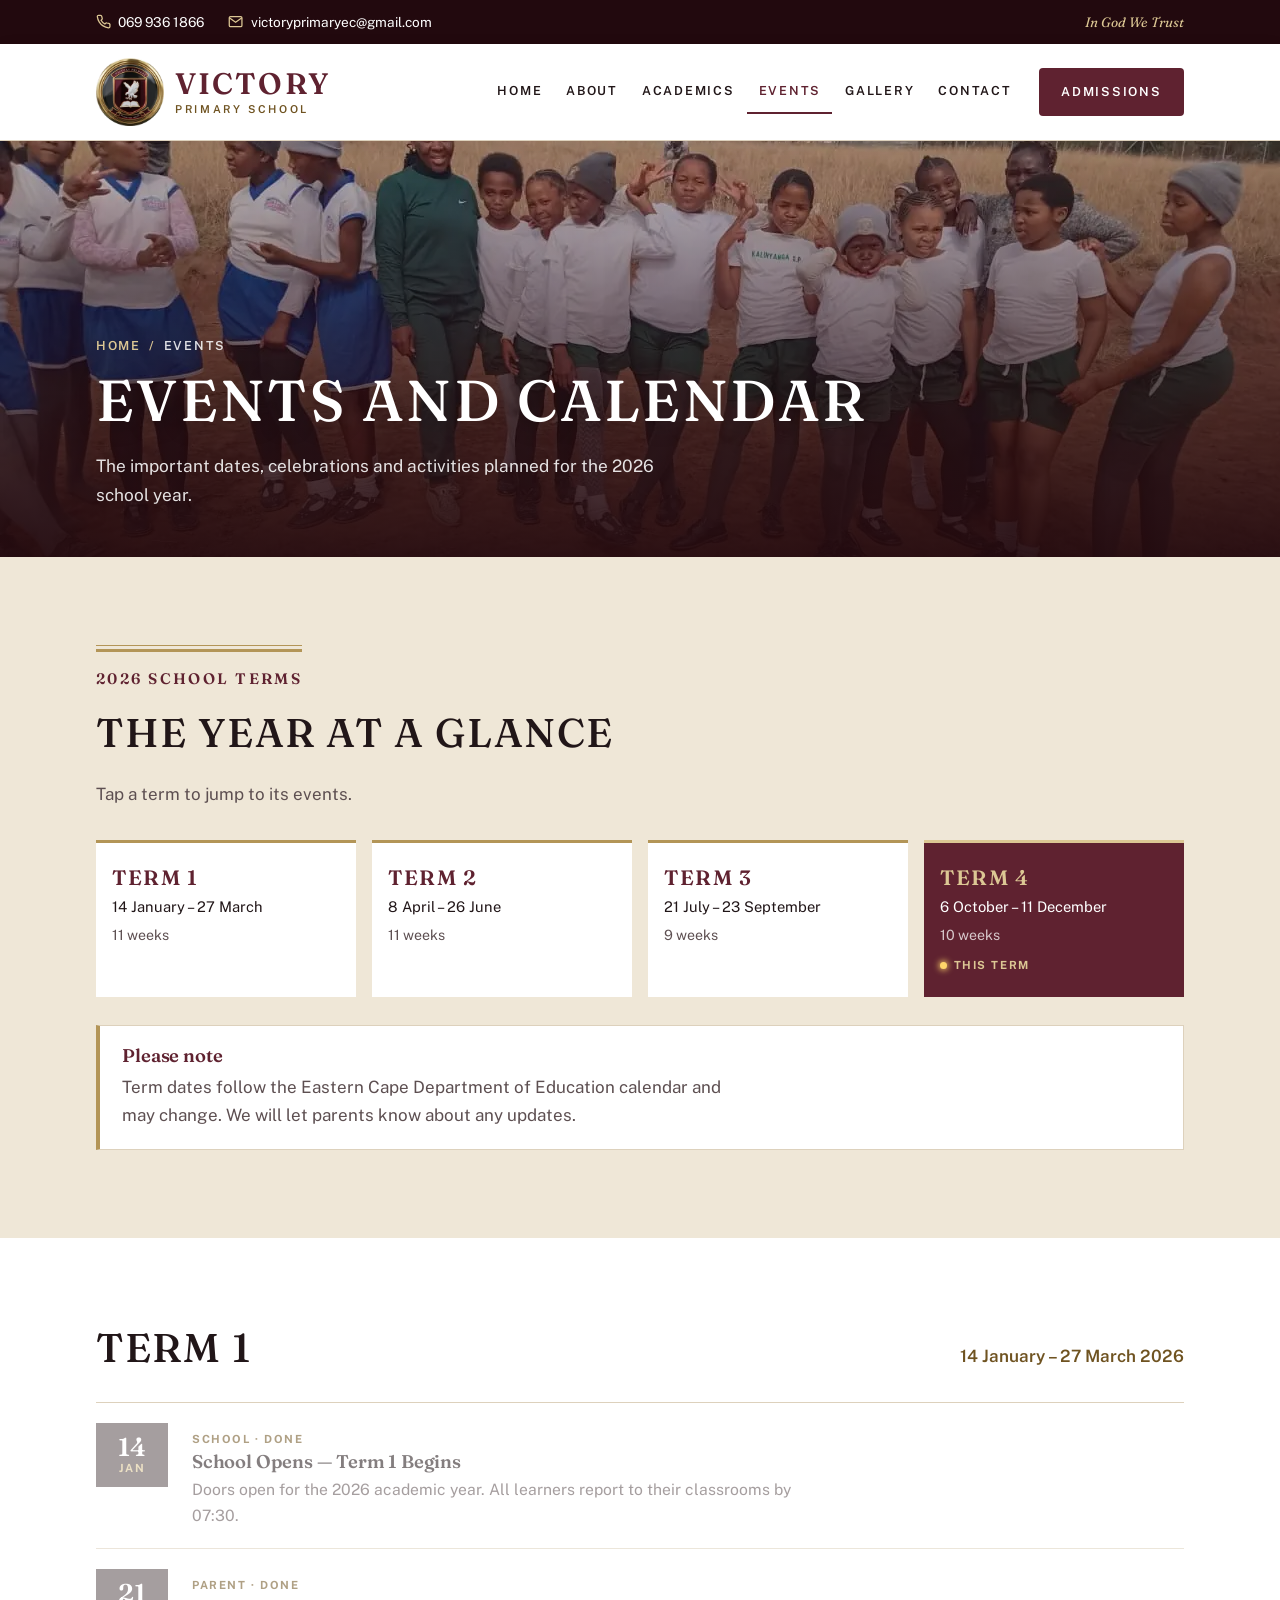
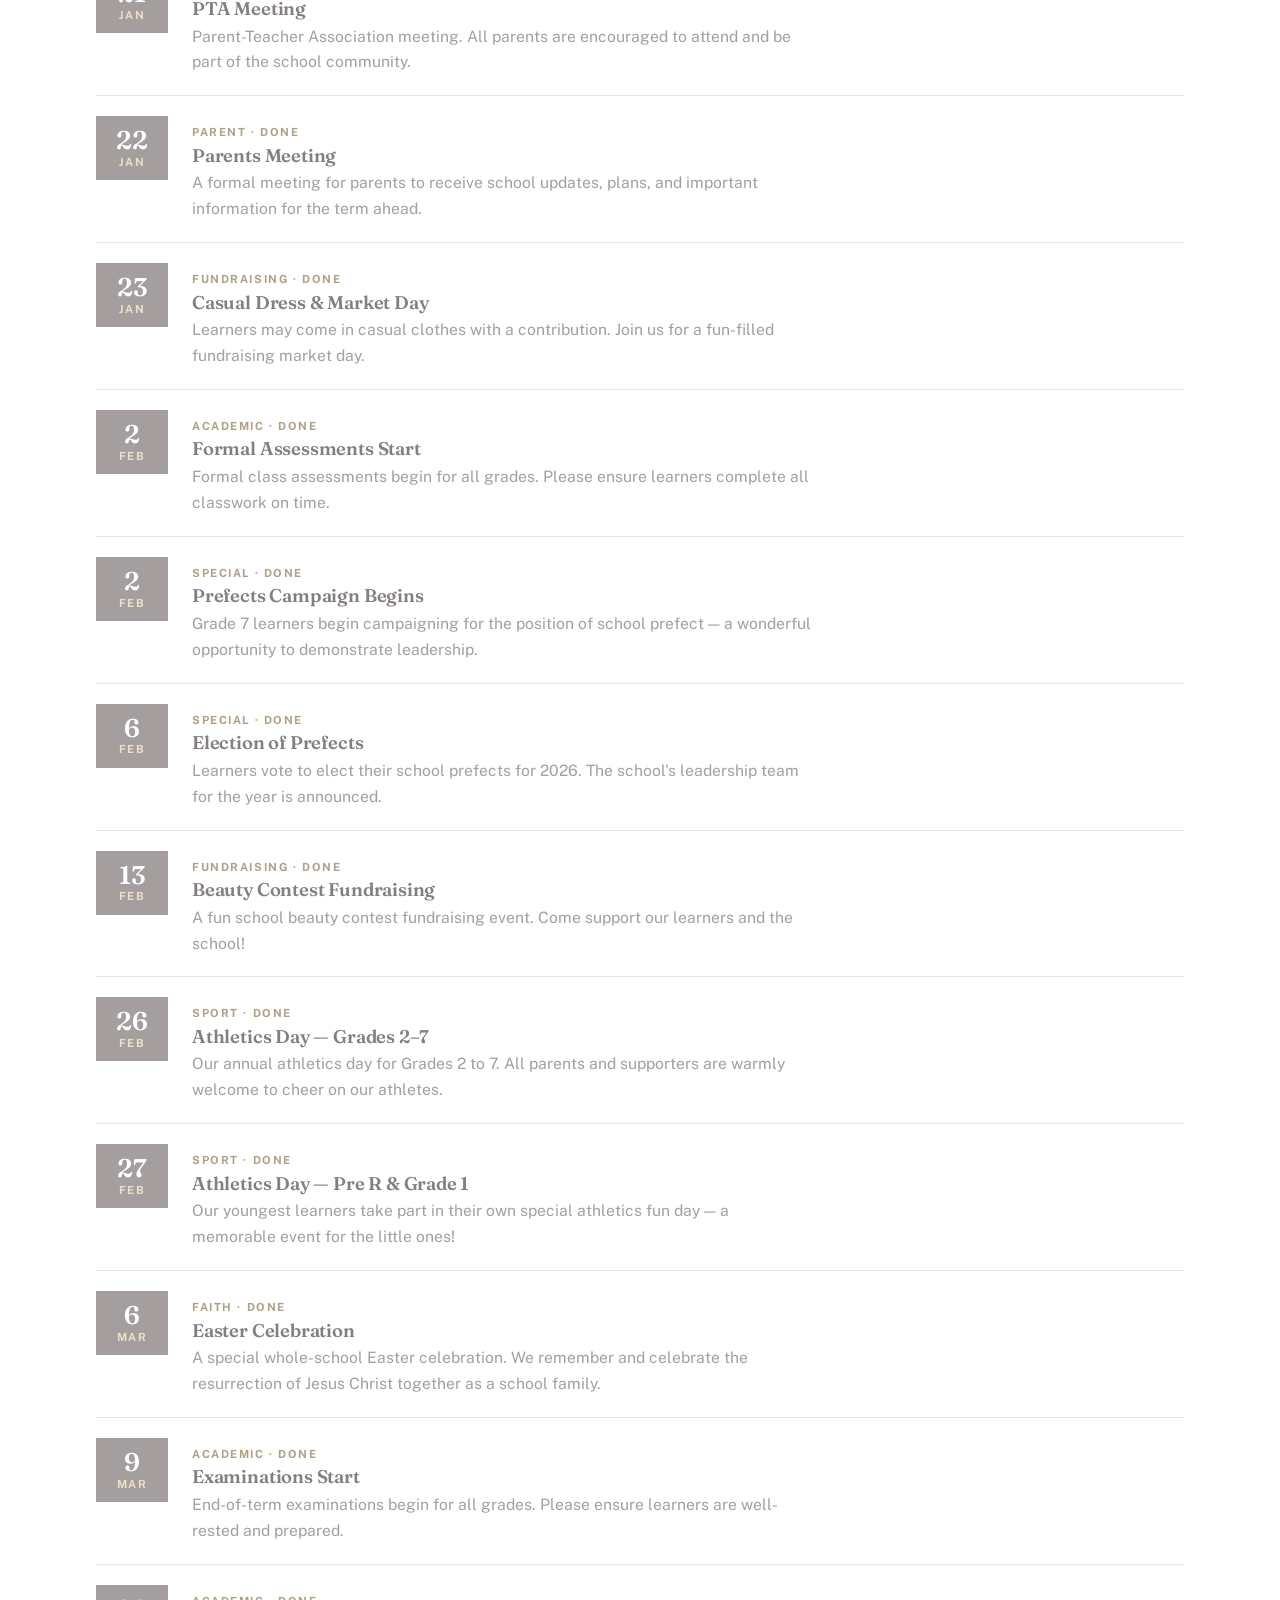
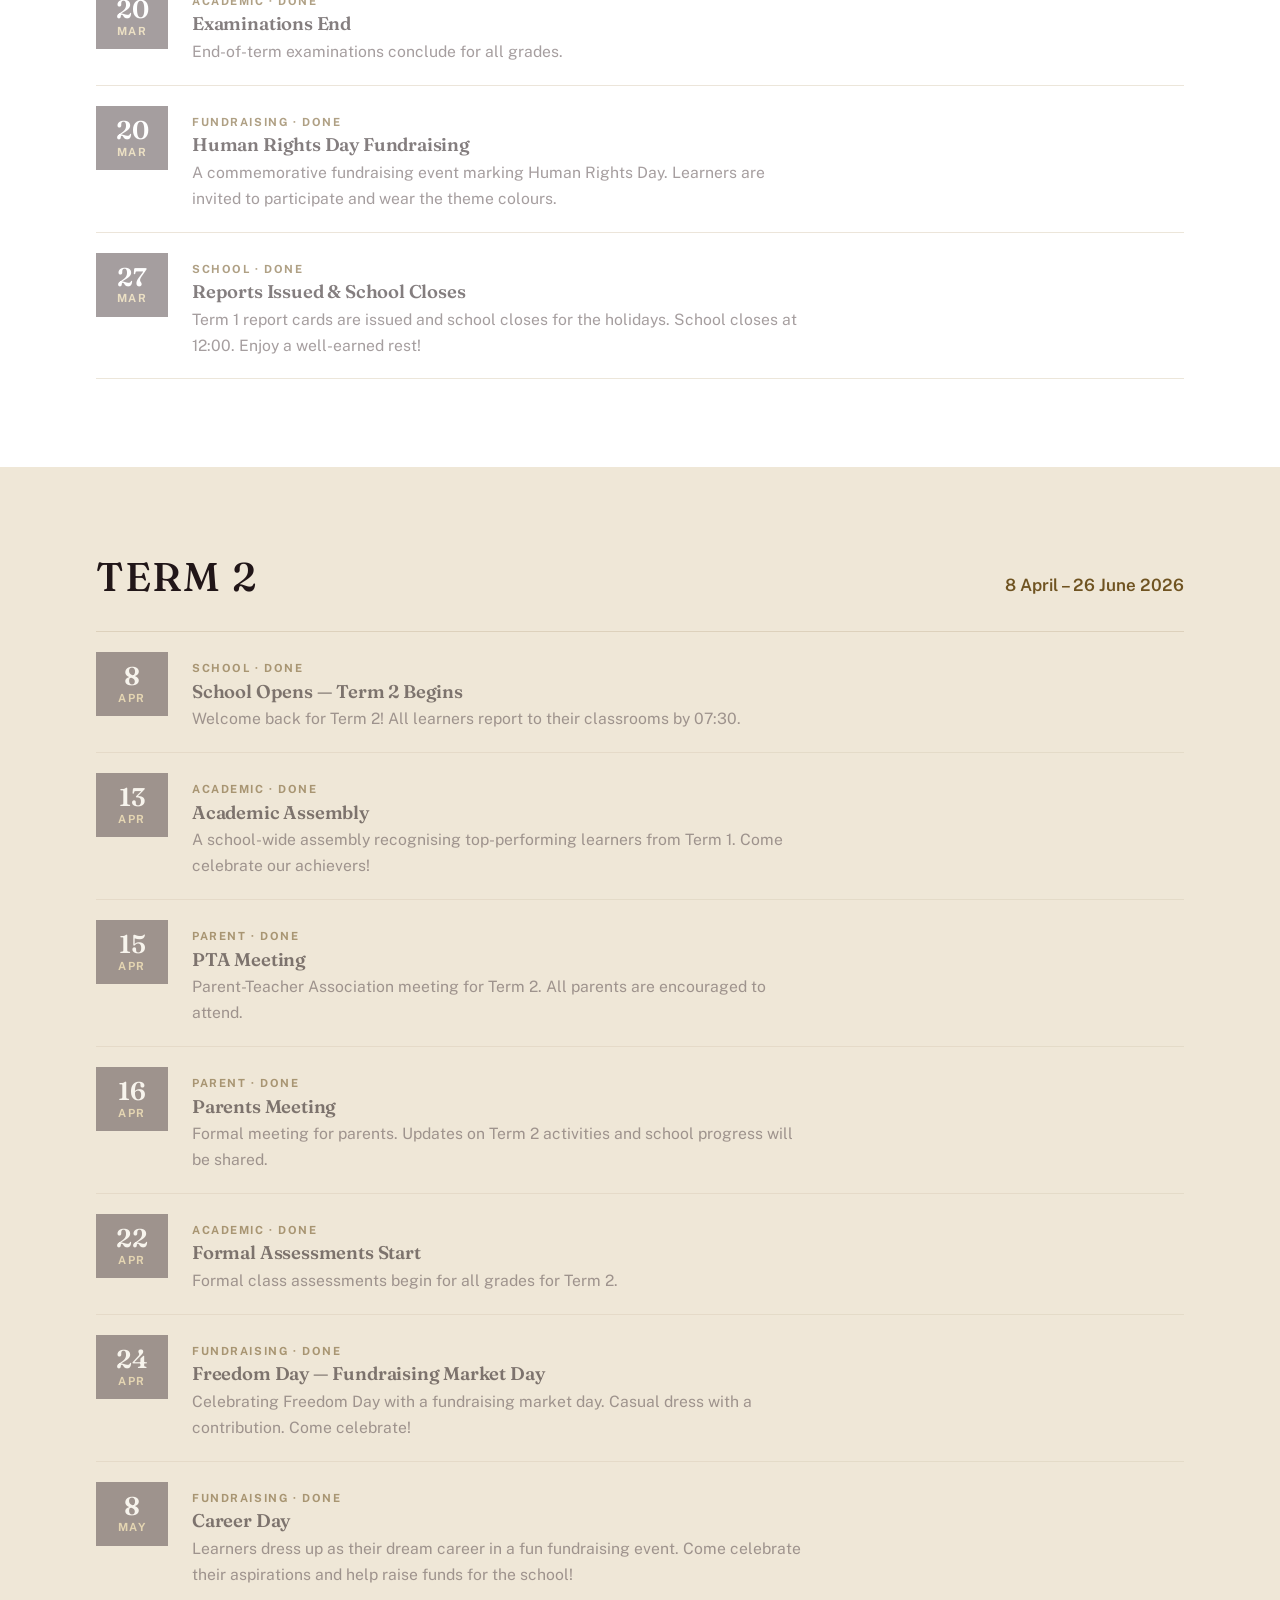
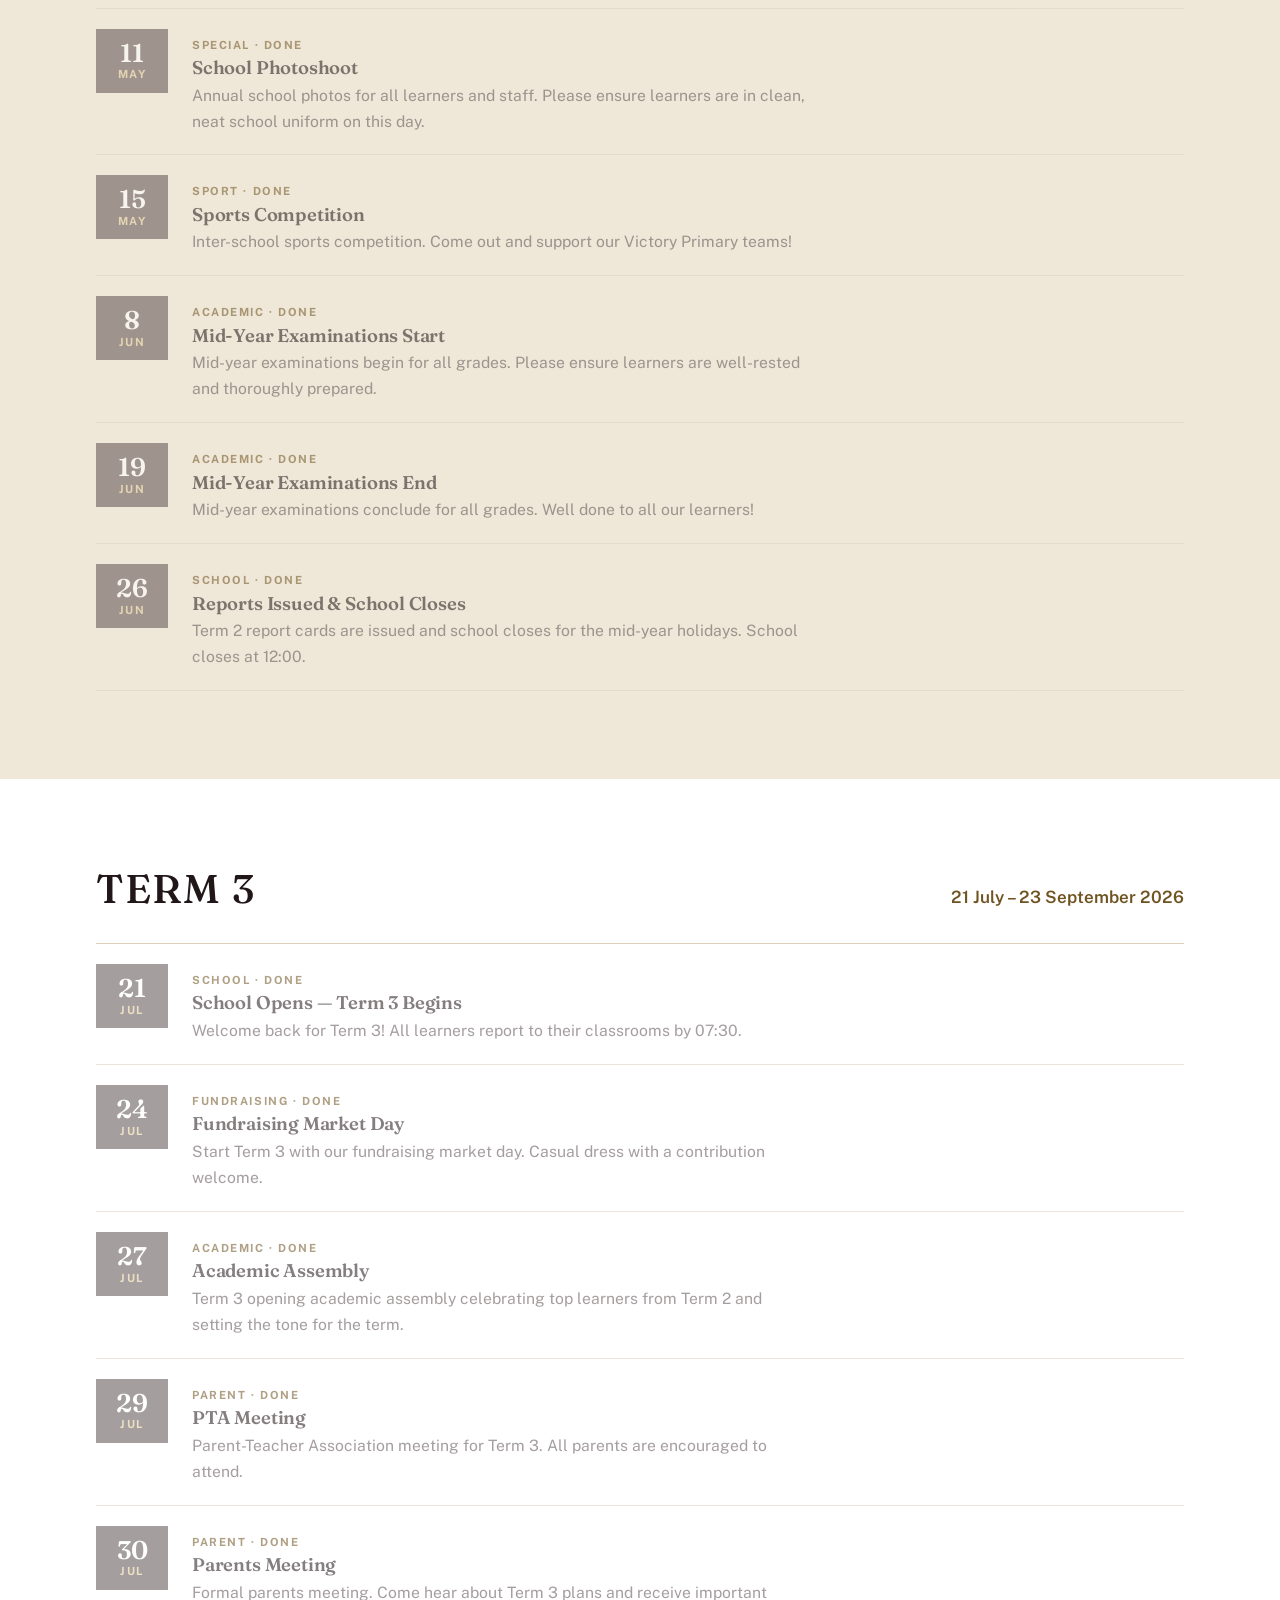
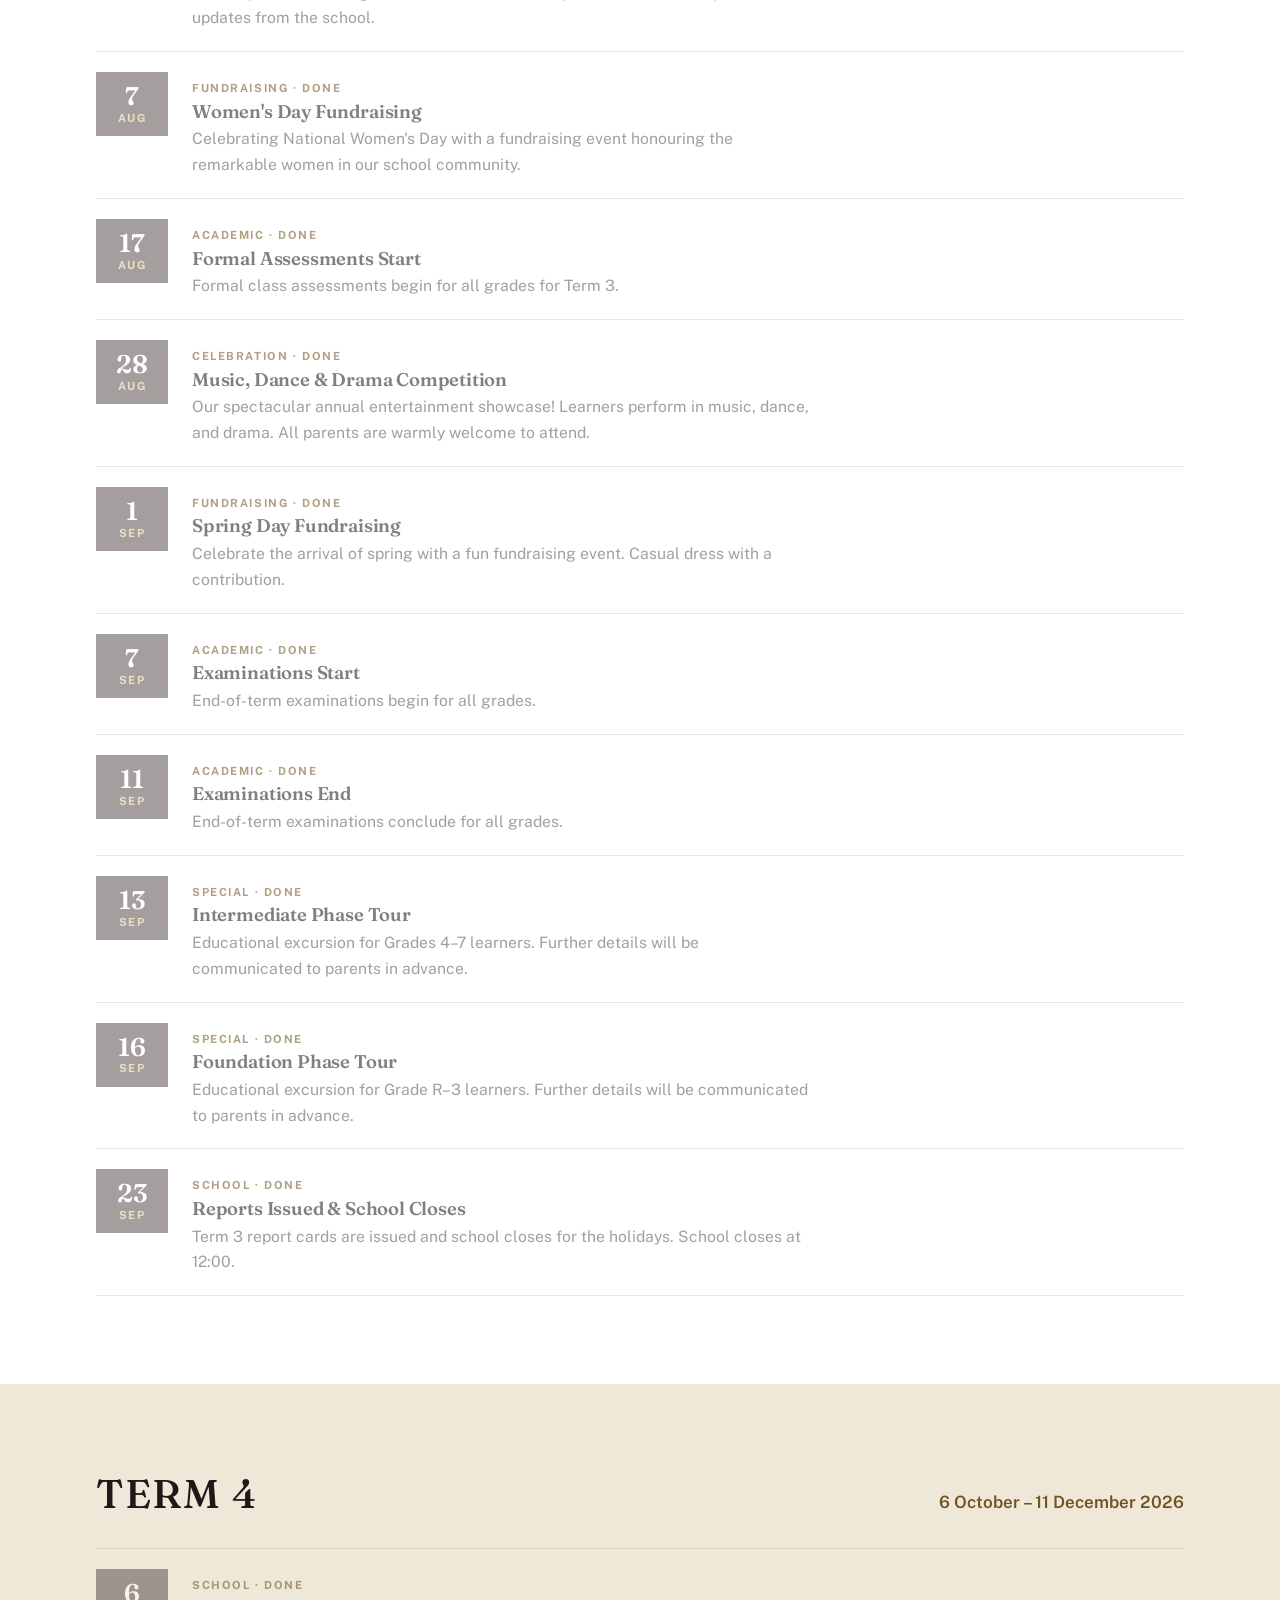
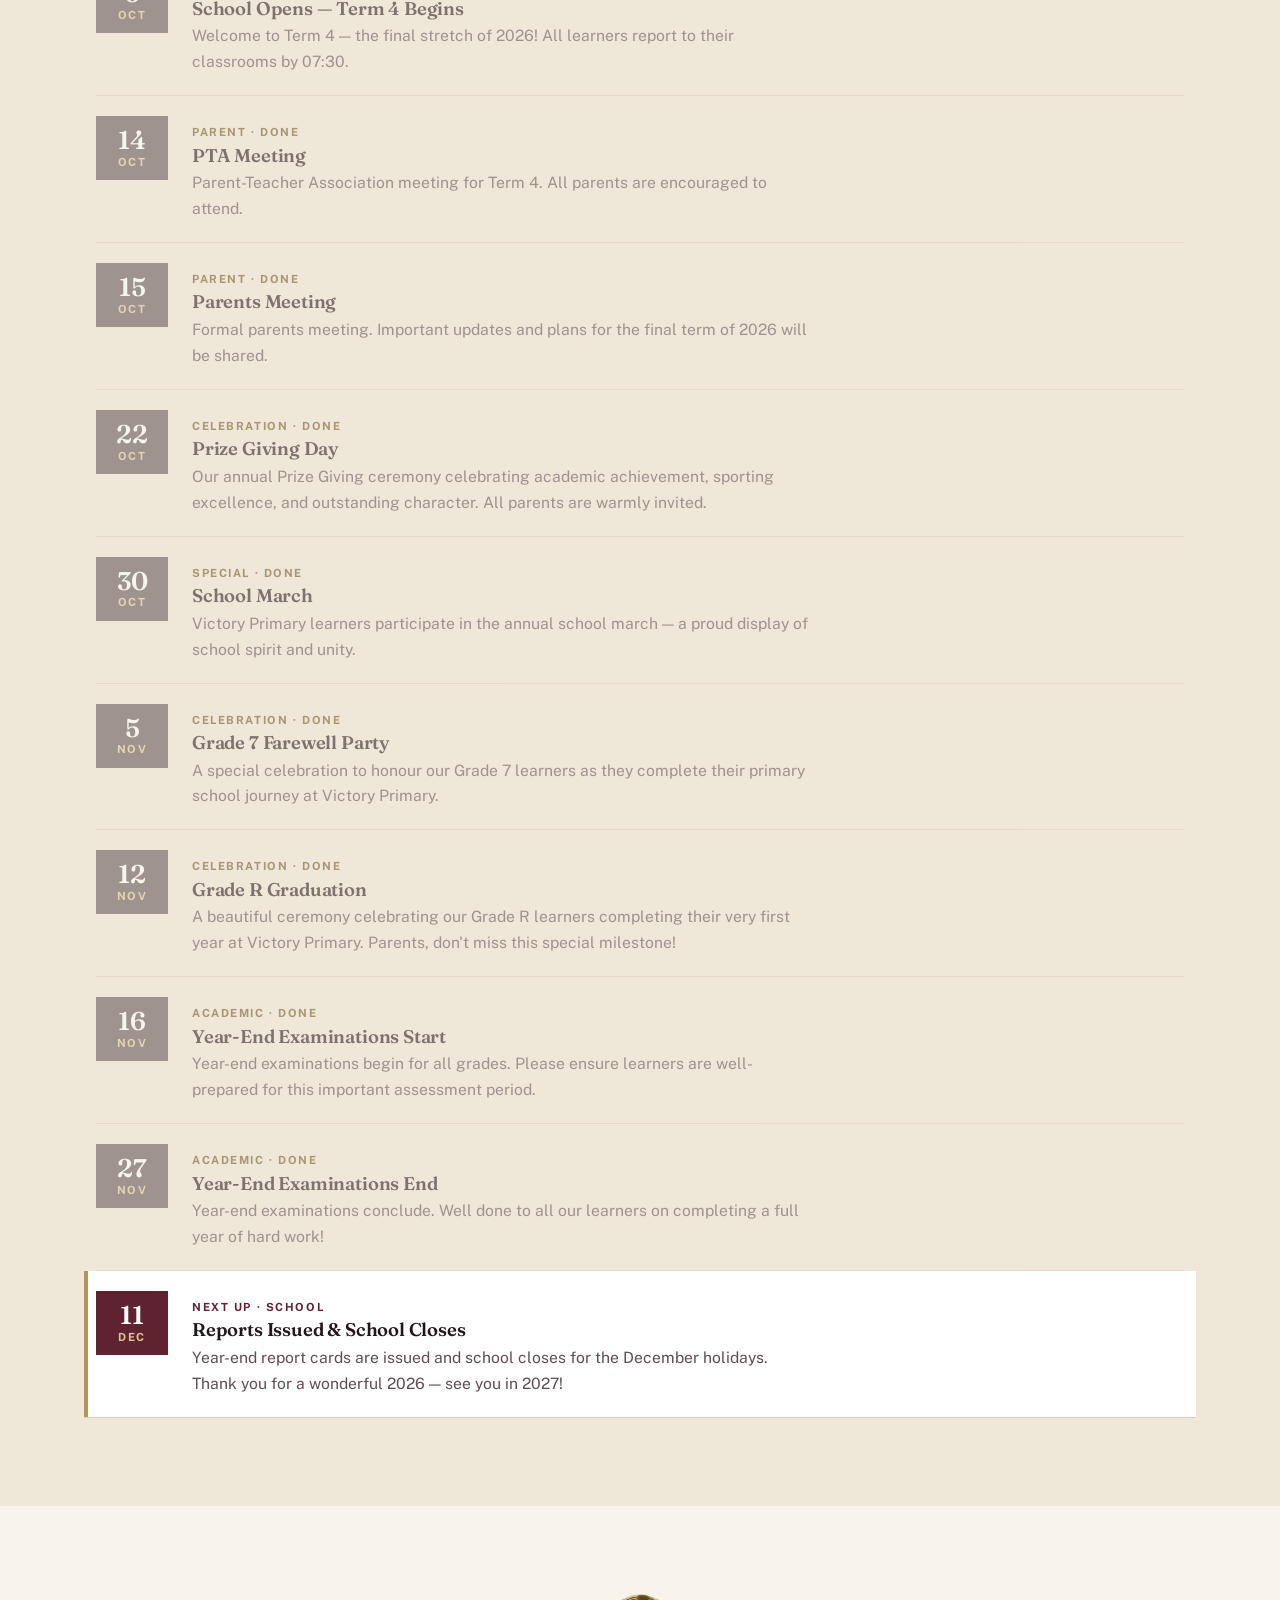
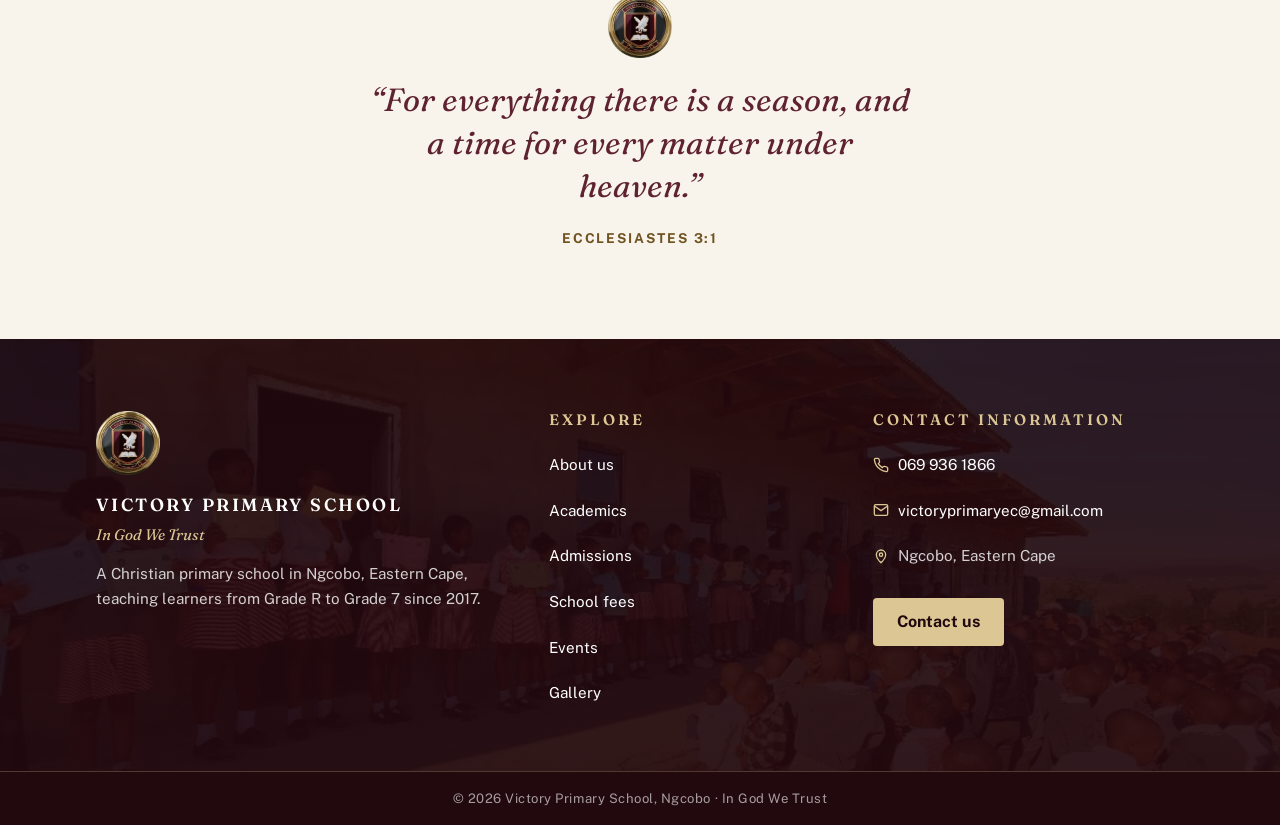
<file: events/index.html>
<!doctype html>
<html lang="en">
  <head>
    <meta charset="UTF-8" />
    <meta name="viewport" content="width=device-width, initial-scale=1.0" />
    <title>Events and calendar 2026 · Victory Primary School, Ngcobo</title>
    <meta name="description" content="Term dates and every school event for 2026 at Victory Primary School, Ngcobo: meetings, assessments, sports days, celebrations and fundraisers." />
    <meta name="theme-color" content="#3a1119" />
    <link rel="preload" href="/fonts/fraunces.woff2" as="font" type="font/woff2" crossorigin />
    <link rel="preload" href="/fonts/public-sans-400.woff2" as="font" type="font/woff2" crossorigin />
    <link rel="stylesheet" href="/css/victory.css" />
    <link rel="icon" href="/favicon.ico" sizes="48x48" />
    <link rel="icon" type="image/png" sizes="96x96" href="/favicon-96x96.png" />
    <link rel="apple-touch-icon" sizes="180x180" href="/apple-touch-icon.png" />
    <link rel="manifest" href="/site.webmanifest" />
  </head>
  <body>
    <a class="skip-link" href="#main">Skip to content</a>

    <div class="topbar">
      <div class="wrap">
        <div class="topbar__contact">
          <a href="tel:+27699361866">
            <svg viewBox="0 0 24 24" fill="none" stroke="currentColor" stroke-width="2" aria-hidden="true"><path d="M22 16.9v3a2 2 0 0 1-2.2 2 19.8 19.8 0 0 1-8.6-3.1 19.5 19.5 0 0 1-6-6A19.8 19.8 0 0 1 2.1 4.2 2 2 0 0 1 4.1 2h3a2 2 0 0 1 2 1.7c.1 1 .4 1.9.7 2.8a2 2 0 0 1-.5 2.1L8 9.9a16 16 0 0 0 6 6l1.3-1.3a2 2 0 0 1 2.1-.4c.9.3 1.8.6 2.8.7a2 2 0 0 1 1.7 2z"/></svg>
            069 936 1866
          </a>
          <a href="mailto:victoryprimaryec@gmail.com" class="topbar__email">
            <svg viewBox="0 0 24 24" fill="none" stroke="currentColor" stroke-width="2" aria-hidden="true"><rect x="2" y="4" width="20" height="16" rx="2"/><path d="m22 6-10 7L2 6"/></svg>
            victoryprimaryec@gmail.com
          </a>
        </div>
        <p class="topbar__motto">In God We Trust</p>
      </div>
    </div>

    <header class="site-header">
      <div class="wrap site-header__bar">
        <a href="/" class="brand">
          <img src="/_images/web/crest-192.webp" alt="" width="192" height="192" />
          <span class="brand__name">
            Victory
            <span class="brand__sub">Primary School</span>
          </span>
        </a>
        <button class="menu-toggle" aria-expanded="false" aria-controls="site-nav">
          <span class="menu-toggle__icon" aria-hidden="true"></span>
          <span class="menu-toggle__label">Menu</span>
        </button>
        <nav id="site-nav" class="site-nav" aria-label="Main">
          <ul>
            <li><a href="/">Home</a></li>
            <li><a href="/about">About</a></li>
            <li><a href="/academics">Academics</a></li>
            <li><a href="/events" aria-current="page">Events</a></li>
            <li><a href="/gallery">Gallery</a></li>
            <li><a href="/contact">Contact</a></li>
            <li><a href="/admissions" class="nav-apply">Admissions</a></li>
          </ul>
        </nav>
      </div>
    </header>

    <main id="main">
      <section class="page-hero" style="--focus: 50% 35%">
        <picture class="page-hero__media">
          <source type="image/webp" srcset="/_images/web/banner-events-800.webp 800w, /_images/web/banner-events-1280.webp 1280w" sizes="100vw" />
          <img
            src="/_images/web/banner-events-800.jpg"
            srcset="/_images/web/banner-events-800.jpg 800w, /_images/web/banner-events-1280.jpg 1280w"
            sizes="100vw"
            alt="A Victory sports team lined up on the field in their kit"
            fetchpriority="high"
          />
        </picture>
        <div class="wrap page-hero__text">
          <nav class="crumbs" aria-label="Breadcrumb">
            <ol>
              <li><a href="/">Home</a></li>
              <li><span aria-current="page">Events</span></li>
            </ol>
          </nav>
        <h1>Events and calendar</h1>
        <p class="page-hero__lead">
          The important dates, celebrations and activities planned for the
          2026 school year.
        </p>
      </div>
      </section>

      <section class="section section--tint">
        <div class="wrap">
          <p class="label">2026 school terms</p>
          <h2>The year at a glance</h2>
          <p class="intro">Tap a term to jump to its events.</p>
          <div class="notice" data-year-over hidden style="margin-top: 1.75rem">
            <h3>The 2026 school year has ended</h3>
            <p>
              The calendar for the new year is on its way. Until then, call
              the office on <a href="tel:+27699361866">069 936 1866</a> for term dates.
            </p>
          </div>
          <ol class="terms">
            <li data-start="2026-01-14" data-end="2026-03-27"><a href="#term-1"><strong>Term 1</strong><span>14 January – 27 March</span><small>11 weeks</small></a></li>
            <li data-start="2026-04-08" data-end="2026-06-26"><a href="#term-2"><strong>Term 2</strong><span>8 April – 26 June</span><small>11 weeks</small></a></li>
            <li data-start="2026-07-21" data-end="2026-09-23"><a href="#term-3"><strong>Term 3</strong><span>21 July – 23 September</span><small>9 weeks</small></a></li>
            <li data-start="2026-10-06" data-end="2026-12-11"><a href="#term-4"><strong>Term 4</strong><span>6 October – 11 December</span><small>10 weeks</small></a></li>
          </ol>
          <div class="notice notice--gold" style="margin-top: 1.75rem">
            <h3>Please note</h3>
            <p>
              Term dates follow the Eastern Cape Department of Education
              calendar and may change. We will let parents know about any
              updates.
            </p>
          </div>
        </div>
      </section>

      <section class="section section--white" id="term-1">
        <div class="wrap">
          <div class="term-head">
            <h2>Term 1</h2>
            <p>14 January – 27 March 2026</p>
          </div>
          <ol class="events">
            <li class="event" data-date="2026-01-14">
              <time datetime="2026-01-14"><b>14</b><span>Jan</span></time>
              <div>
                <span class="event__tag">School</span>
                <h3>School Opens — Term 1 Begins</h3>
                <p>Doors open for the 2026 academic year. All learners report to their classrooms by 07:30.</p>
              </div>
            </li>
            <li class="event" data-date="2026-01-21">
              <time datetime="2026-01-21"><b>21</b><span>Jan</span></time>
              <div>
                <span class="event__tag">Parent</span>
                <h3>PTA Meeting</h3>
                <p>Parent-Teacher Association meeting. All parents are encouraged to attend and be part of the school community.</p>
              </div>
            </li>
            <li class="event" data-date="2026-01-22">
              <time datetime="2026-01-22"><b>22</b><span>Jan</span></time>
              <div>
                <span class="event__tag">Parent</span>
                <h3>Parents Meeting</h3>
                <p>A formal meeting for parents to receive school updates, plans, and important information for the term ahead.</p>
              </div>
            </li>
            <li class="event" data-date="2026-01-23">
              <time datetime="2026-01-23"><b>23</b><span>Jan</span></time>
              <div>
                <span class="event__tag">Fundraising</span>
                <h3>Casual Dress &amp; Market Day</h3>
                <p>Learners may come in casual clothes with a contribution. Join us for a fun-filled fundraising market day.</p>
              </div>
            </li>
            <li class="event" data-date="2026-02-02">
              <time datetime="2026-02-02"><b>2</b><span>Feb</span></time>
              <div>
                <span class="event__tag">Academic</span>
                <h3>Formal Assessments Start</h3>
                <p>Formal class assessments begin for all grades. Please ensure learners complete all classwork on time.</p>
              </div>
            </li>
            <li class="event" data-date="2026-02-02">
              <time datetime="2026-02-02"><b>2</b><span>Feb</span></time>
              <div>
                <span class="event__tag">Special</span>
                <h3>Prefects Campaign Begins</h3>
                <p>Grade 7 learners begin campaigning for the position of school prefect — a wonderful opportunity to demonstrate leadership.</p>
              </div>
            </li>
            <li class="event" data-date="2026-02-06">
              <time datetime="2026-02-06"><b>6</b><span>Feb</span></time>
              <div>
                <span class="event__tag">Special</span>
                <h3>Election of Prefects</h3>
                <p>Learners vote to elect their school prefects for 2026. The school's leadership team for the year is announced.</p>
              </div>
            </li>
            <li class="event" data-date="2026-02-13">
              <time datetime="2026-02-13"><b>13</b><span>Feb</span></time>
              <div>
                <span class="event__tag">Fundraising</span>
                <h3>Beauty Contest Fundraising</h3>
                <p>A fun school beauty contest fundraising event. Come support our learners and the school!</p>
              </div>
            </li>
            <li class="event" data-date="2026-02-26">
              <time datetime="2026-02-26"><b>26</b><span>Feb</span></time>
              <div>
                <span class="event__tag">Sport</span>
                <h3>Athletics Day — Grades 2–7</h3>
                <p>Our annual athletics day for Grades 2 to 7. All parents and supporters are warmly welcome to cheer on our athletes.</p>
              </div>
            </li>
            <li class="event" data-date="2026-02-27">
              <time datetime="2026-02-27"><b>27</b><span>Feb</span></time>
              <div>
                <span class="event__tag">Sport</span>
                <h3>Athletics Day — Pre R &amp; Grade 1</h3>
                <p>Our youngest learners take part in their own special athletics fun day — a memorable event for the little ones!</p>
              </div>
            </li>
            <li class="event" data-date="2026-03-06">
              <time datetime="2026-03-06"><b>6</b><span>Mar</span></time>
              <div>
                <span class="event__tag">Faith</span>
                <h3>Easter Celebration</h3>
                <p>A special whole-school Easter celebration. We remember and celebrate the resurrection of Jesus Christ together as a school family.</p>
              </div>
            </li>
            <li class="event" data-date="2026-03-09">
              <time datetime="2026-03-09"><b>9</b><span>Mar</span></time>
              <div>
                <span class="event__tag">Academic</span>
                <h3>Examinations Start</h3>
                <p>End-of-term examinations begin for all grades. Please ensure learners are well-rested and prepared.</p>
              </div>
            </li>
            <li class="event" data-date="2026-03-20">
              <time datetime="2026-03-20"><b>20</b><span>Mar</span></time>
              <div>
                <span class="event__tag">Academic</span>
                <h3>Examinations End</h3>
                <p>End-of-term examinations conclude for all grades.</p>
              </div>
            </li>
            <li class="event" data-date="2026-03-20">
              <time datetime="2026-03-20"><b>20</b><span>Mar</span></time>
              <div>
                <span class="event__tag">Fundraising</span>
                <h3>Human Rights Day Fundraising</h3>
                <p>A commemorative fundraising event marking Human Rights Day. Learners are invited to participate and wear the theme colours.</p>
              </div>
            </li>
            <li class="event" data-date="2026-03-27">
              <time datetime="2026-03-27"><b>27</b><span>Mar</span></time>
              <div>
                <span class="event__tag">School</span>
                <h3>Reports Issued &amp; School Closes</h3>
                <p>Term 1 report cards are issued and school closes for the holidays. School closes at 12:00. Enjoy a well-earned rest!</p>
              </div>
            </li>
          </ol>
        </div>
      </section>

      <section class="section section--tint" id="term-2">
        <div class="wrap">
          <div class="term-head">
            <h2>Term 2</h2>
            <p>8 April – 26 June 2026</p>
          </div>
          <ol class="events">
            <li class="event" data-date="2026-04-08">
              <time datetime="2026-04-08"><b>8</b><span>Apr</span></time>
              <div>
                <span class="event__tag">School</span>
                <h3>School Opens — Term 2 Begins</h3>
                <p>Welcome back for Term 2! All learners report to their classrooms by 07:30.</p>
              </div>
            </li>
            <li class="event" data-date="2026-04-13">
              <time datetime="2026-04-13"><b>13</b><span>Apr</span></time>
              <div>
                <span class="event__tag">Academic</span>
                <h3>Academic Assembly</h3>
                <p>A school-wide assembly recognising top-performing learners from Term 1. Come celebrate our achievers!</p>
              </div>
            </li>
            <li class="event" data-date="2026-04-15">
              <time datetime="2026-04-15"><b>15</b><span>Apr</span></time>
              <div>
                <span class="event__tag">Parent</span>
                <h3>PTA Meeting</h3>
                <p>Parent-Teacher Association meeting for Term 2. All parents are encouraged to attend.</p>
              </div>
            </li>
            <li class="event" data-date="2026-04-16">
              <time datetime="2026-04-16"><b>16</b><span>Apr</span></time>
              <div>
                <span class="event__tag">Parent</span>
                <h3>Parents Meeting</h3>
                <p>Formal meeting for parents. Updates on Term 2 activities and school progress will be shared.</p>
              </div>
            </li>
            <li class="event" data-date="2026-04-22">
              <time datetime="2026-04-22"><b>22</b><span>Apr</span></time>
              <div>
                <span class="event__tag">Academic</span>
                <h3>Formal Assessments Start</h3>
                <p>Formal class assessments begin for all grades for Term 2.</p>
              </div>
            </li>
            <li class="event" data-date="2026-04-24">
              <time datetime="2026-04-24"><b>24</b><span>Apr</span></time>
              <div>
                <span class="event__tag">Fundraising</span>
                <h3>Freedom Day — Fundraising Market Day</h3>
                <p>Celebrating Freedom Day with a fundraising market day. Casual dress with a contribution. Come celebrate!</p>
              </div>
            </li>
            <li class="event" data-date="2026-05-08">
              <time datetime="2026-05-08"><b>8</b><span>May</span></time>
              <div>
                <span class="event__tag">Fundraising</span>
                <h3>Career Day</h3>
                <p>Learners dress up as their dream career in a fun fundraising event. Come celebrate their aspirations and help raise funds for the school!</p>
              </div>
            </li>
            <li class="event" data-date="2026-05-11">
              <time datetime="2026-05-11"><b>11</b><span>May</span></time>
              <div>
                <span class="event__tag">Special</span>
                <h3>School Photoshoot</h3>
                <p>Annual school photos for all learners and staff. Please ensure learners are in clean, neat school uniform on this day.</p>
              </div>
            </li>
            <li class="event" data-date="2026-05-15">
              <time datetime="2026-05-15"><b>15</b><span>May</span></time>
              <div>
                <span class="event__tag">Sport</span>
                <h3>Sports Competition</h3>
                <p>Inter-school sports competition. Come out and support our Victory Primary teams!</p>
              </div>
            </li>
            <li class="event" data-date="2026-06-08">
              <time datetime="2026-06-08"><b>8</b><span>Jun</span></time>
              <div>
                <span class="event__tag">Academic</span>
                <h3>Mid-Year Examinations Start</h3>
                <p>Mid-year examinations begin for all grades. Please ensure learners are well-rested and thoroughly prepared.</p>
              </div>
            </li>
            <li class="event" data-date="2026-06-19">
              <time datetime="2026-06-19"><b>19</b><span>Jun</span></time>
              <div>
                <span class="event__tag">Academic</span>
                <h3>Mid-Year Examinations End</h3>
                <p>Mid-year examinations conclude for all grades. Well done to all our learners!</p>
              </div>
            </li>
            <li class="event" data-date="2026-06-26">
              <time datetime="2026-06-26"><b>26</b><span>Jun</span></time>
              <div>
                <span class="event__tag">School</span>
                <h3>Reports Issued &amp; School Closes</h3>
                <p>Term 2 report cards are issued and school closes for the mid-year holidays. School closes at 12:00.</p>
              </div>
            </li>
          </ol>
        </div>
      </section>

      <section class="section section--white" id="term-3">
        <div class="wrap">
          <div class="term-head">
            <h2>Term 3</h2>
            <p>21 July – 23 September 2026</p>
          </div>
          <ol class="events">
            <li class="event" data-date="2026-07-21">
              <time datetime="2026-07-21"><b>21</b><span>Jul</span></time>
              <div>
                <span class="event__tag">School</span>
                <h3>School Opens — Term 3 Begins</h3>
                <p>Welcome back for Term 3! All learners report to their classrooms by 07:30.</p>
              </div>
            </li>
            <li class="event" data-date="2026-07-24">
              <time datetime="2026-07-24"><b>24</b><span>Jul</span></time>
              <div>
                <span class="event__tag">Fundraising</span>
                <h3>Fundraising Market Day</h3>
                <p>Start Term 3 with our fundraising market day. Casual dress with a contribution welcome.</p>
              </div>
            </li>
            <li class="event" data-date="2026-07-27">
              <time datetime="2026-07-27"><b>27</b><span>Jul</span></time>
              <div>
                <span class="event__tag">Academic</span>
                <h3>Academic Assembly</h3>
                <p>Term 3 opening academic assembly celebrating top learners from Term 2 and setting the tone for the term.</p>
              </div>
            </li>
            <li class="event" data-date="2026-07-29">
              <time datetime="2026-07-29"><b>29</b><span>Jul</span></time>
              <div>
                <span class="event__tag">Parent</span>
                <h3>PTA Meeting</h3>
                <p>Parent-Teacher Association meeting for Term 3. All parents are encouraged to attend.</p>
              </div>
            </li>
            <li class="event" data-date="2026-07-30">
              <time datetime="2026-07-30"><b>30</b><span>Jul</span></time>
              <div>
                <span class="event__tag">Parent</span>
                <h3>Parents Meeting</h3>
                <p>Formal parents meeting. Come hear about Term 3 plans and receive important updates from the school.</p>
              </div>
            </li>
            <li class="event" data-date="2026-08-07">
              <time datetime="2026-08-07"><b>7</b><span>Aug</span></time>
              <div>
                <span class="event__tag">Fundraising</span>
                <h3>Women's Day Fundraising</h3>
                <p>Celebrating National Women's Day with a fundraising event honouring the remarkable women in our school community.</p>
              </div>
            </li>
            <li class="event" data-date="2026-08-17">
              <time datetime="2026-08-17"><b>17</b><span>Aug</span></time>
              <div>
                <span class="event__tag">Academic</span>
                <h3>Formal Assessments Start</h3>
                <p>Formal class assessments begin for all grades for Term 3.</p>
              </div>
            </li>
            <li class="event" data-date="2026-08-28">
              <time datetime="2026-08-28"><b>28</b><span>Aug</span></time>
              <div>
                <span class="event__tag">Celebration</span>
                <h3>Music, Dance &amp; Drama Competition</h3>
                <p>Our spectacular annual entertainment showcase! Learners perform in music, dance, and drama. All parents are warmly welcome to attend.</p>
              </div>
            </li>
            <li class="event" data-date="2026-09-01">
              <time datetime="2026-09-01"><b>1</b><span>Sep</span></time>
              <div>
                <span class="event__tag">Fundraising</span>
                <h3>Spring Day Fundraising</h3>
                <p>Celebrate the arrival of spring with a fun fundraising event. Casual dress with a contribution.</p>
              </div>
            </li>
            <li class="event" data-date="2026-09-07">
              <time datetime="2026-09-07"><b>7</b><span>Sep</span></time>
              <div>
                <span class="event__tag">Academic</span>
                <h3>Examinations Start</h3>
                <p>End-of-term examinations begin for all grades.</p>
              </div>
            </li>
            <li class="event" data-date="2026-09-11">
              <time datetime="2026-09-11"><b>11</b><span>Sep</span></time>
              <div>
                <span class="event__tag">Academic</span>
                <h3>Examinations End</h3>
                <p>End-of-term examinations conclude for all grades.</p>
              </div>
            </li>
            <li class="event" data-date="2026-09-13">
              <time datetime="2026-09-13"><b>13</b><span>Sep</span></time>
              <div>
                <span class="event__tag">Special</span>
                <h3>Intermediate Phase Tour</h3>
                <p>Educational excursion for Grades 4–7 learners. Further details will be communicated to parents in advance.</p>
              </div>
            </li>
            <li class="event" data-date="2026-09-16">
              <time datetime="2026-09-16"><b>16</b><span>Sep</span></time>
              <div>
                <span class="event__tag">Special</span>
                <h3>Foundation Phase Tour</h3>
                <p>Educational excursion for Grade R–3 learners. Further details will be communicated to parents in advance.</p>
              </div>
            </li>
            <li class="event" data-date="2026-09-23">
              <time datetime="2026-09-23"><b>23</b><span>Sep</span></time>
              <div>
                <span class="event__tag">School</span>
                <h3>Reports Issued &amp; School Closes</h3>
                <p>Term 3 report cards are issued and school closes for the holidays. School closes at 12:00.</p>
              </div>
            </li>
          </ol>
        </div>
      </section>

      <section class="section section--tint" id="term-4">
        <div class="wrap">
          <div class="term-head">
            <h2>Term 4</h2>
            <p>6 October – 11 December 2026</p>
          </div>
          <ol class="events">
            <li class="event" data-date="2026-10-06">
              <time datetime="2026-10-06"><b>6</b><span>Oct</span></time>
              <div>
                <span class="event__tag">School</span>
                <h3>School Opens — Term 4 Begins</h3>
                <p>Welcome to Term 4 — the final stretch of 2026! All learners report to their classrooms by 07:30.</p>
              </div>
            </li>
            <li class="event" data-date="2026-10-14">
              <time datetime="2026-10-14"><b>14</b><span>Oct</span></time>
              <div>
                <span class="event__tag">Parent</span>
                <h3>PTA Meeting</h3>
                <p>Parent-Teacher Association meeting for Term 4. All parents are encouraged to attend.</p>
              </div>
            </li>
            <li class="event" data-date="2026-10-15">
              <time datetime="2026-10-15"><b>15</b><span>Oct</span></time>
              <div>
                <span class="event__tag">Parent</span>
                <h3>Parents Meeting</h3>
                <p>Formal parents meeting. Important updates and plans for the final term of 2026 will be shared.</p>
              </div>
            </li>
            <li class="event" data-date="2026-10-22">
              <time datetime="2026-10-22"><b>22</b><span>Oct</span></time>
              <div>
                <span class="event__tag">Celebration</span>
                <h3>Prize Giving Day</h3>
                <p>Our annual Prize Giving ceremony celebrating academic achievement, sporting excellence, and outstanding character. All parents are warmly invited.</p>
              </div>
            </li>
            <li class="event" data-date="2026-10-30">
              <time datetime="2026-10-30"><b>30</b><span>Oct</span></time>
              <div>
                <span class="event__tag">Special</span>
                <h3>School March</h3>
                <p>Victory Primary learners participate in the annual school march — a proud display of school spirit and unity.</p>
              </div>
            </li>
            <li class="event" data-date="2026-11-05">
              <time datetime="2026-11-05"><b>5</b><span>Nov</span></time>
              <div>
                <span class="event__tag">Celebration</span>
                <h3>Grade 7 Farewell Party</h3>
                <p>A special celebration to honour our Grade 7 learners as they complete their primary school journey at Victory Primary.</p>
              </div>
            </li>
            <li class="event" data-date="2026-11-12">
              <time datetime="2026-11-12"><b>12</b><span>Nov</span></time>
              <div>
                <span class="event__tag">Celebration</span>
                <h3>Grade R Graduation</h3>
                <p>A beautiful ceremony celebrating our Grade R learners completing their very first year at Victory Primary. Parents, don't miss this special milestone!</p>
              </div>
            </li>
            <li class="event" data-date="2026-11-16">
              <time datetime="2026-11-16"><b>16</b><span>Nov</span></time>
              <div>
                <span class="event__tag">Academic</span>
                <h3>Year-End Examinations Start</h3>
                <p>Year-end examinations begin for all grades. Please ensure learners are well-prepared for this important assessment period.</p>
              </div>
            </li>
            <li class="event" data-date="2026-11-27">
              <time datetime="2026-11-27"><b>27</b><span>Nov</span></time>
              <div>
                <span class="event__tag">Academic</span>
                <h3>Year-End Examinations End</h3>
                <p>Year-end examinations conclude. Well done to all our learners on completing a full year of hard work!</p>
              </div>
            </li>
            <li class="event" data-date="2026-12-11">
              <time datetime="2026-12-11"><b>11</b><span>Dec</span></time>
              <div>
                <span class="event__tag">School</span>
                <h3>Reports Issued &amp; School Closes</h3>
                <p>Year-end report cards are issued and school closes for the December holidays. Thank you for a wonderful 2026 — see you in 2027!</p>
              </div>
            </li>
          </ol>
        </div>
      </section>

      <section class="section scripture">
        <div class="wrap">
          <img class="scripture__crest" src="/_images/web/crest-192.webp" alt="" width="192" height="192" loading="lazy" />
          <blockquote>
            <p>“For everything there is a season, and a time for every matter under heaven.”</p>
            <cite>Ecclesiastes 3:1</cite>
          </blockquote>
        </div>
      </section>
    </main>

    <footer class="site-footer">
      <div class="wrap">
        <div class="footer-grid">
          <div class="footer-brand">
            <img src="/_images/web/crest-192.webp" alt="" width="192" height="192" loading="lazy" />
            <p class="footer-brand__name">Victory Primary School</p>
            <p class="footer-brand__motto">In God We Trust</p>
            <p>
              A Christian primary school in Ngcobo, Eastern Cape, teaching
              learners from Grade R to Grade 7 since 2017.
            </p>
          </div>
          <div>
            <h2>Explore</h2>
            <ul>
              <li><a href="/about">About us</a></li>
              <li><a href="/academics">Academics</a></li>
              <li><a href="/admissions">Admissions</a></li>
              <li><a href="/admissions#fees">School fees</a></li>
              <li><a href="/events">Events</a></li>
              <li><a href="/gallery">Gallery</a></li>
            </ul>
          </div>
          <div>
            <h2>Contact information</h2>
            <ul class="footer-contact">
              <li>
                <svg viewBox="0 0 24 24" fill="none" stroke="currentColor" stroke-width="2" aria-hidden="true"><path d="M22 16.9v3a2 2 0 0 1-2.2 2 19.8 19.8 0 0 1-8.6-3.1 19.5 19.5 0 0 1-6-6A19.8 19.8 0 0 1 2.1 4.2 2 2 0 0 1 4.1 2h3a2 2 0 0 1 2 1.7c.1 1 .4 1.9.7 2.8a2 2 0 0 1-.5 2.1L8 9.9a16 16 0 0 0 6 6l1.3-1.3a2 2 0 0 1 2.1-.4c.9.3 1.8.6 2.8.7a2 2 0 0 1 1.7 2z"/></svg>
                <a href="tel:+27699361866">069 936 1866</a>
              </li>
              <li>
                <svg viewBox="0 0 24 24" fill="none" stroke="currentColor" stroke-width="2" aria-hidden="true"><rect x="2" y="4" width="20" height="16" rx="2"/><path d="m22 6-10 7L2 6"/></svg>
                <a href="mailto:victoryprimaryec@gmail.com">victoryprimaryec@gmail.com</a>
              </li>
              <li>
                <svg viewBox="0 0 24 24" fill="none" stroke="currentColor" stroke-width="2" aria-hidden="true"><path d="M12 22s7-6.1 7-12a7 7 0 1 0-14 0c0 5.9 7 12 7 12z"/><circle cx="12" cy="10" r="2.5"/></svg>
                <span>Ngcobo, Eastern Cape</span>
              </li>
            </ul>
            <a href="/contact" class="btn btn--gold">Contact us</a>
          </div>
        </div>
      </div>
      <div class="footer-bottom">
        <div class="wrap">
          <p>© <span data-year>2026</span> Victory Primary School, Ngcobo · In God We Trust</p>
        </div>
      </div>
    </footer>

    <script src="/js/site.js" defer></script>
  </body>
</html>
</file>
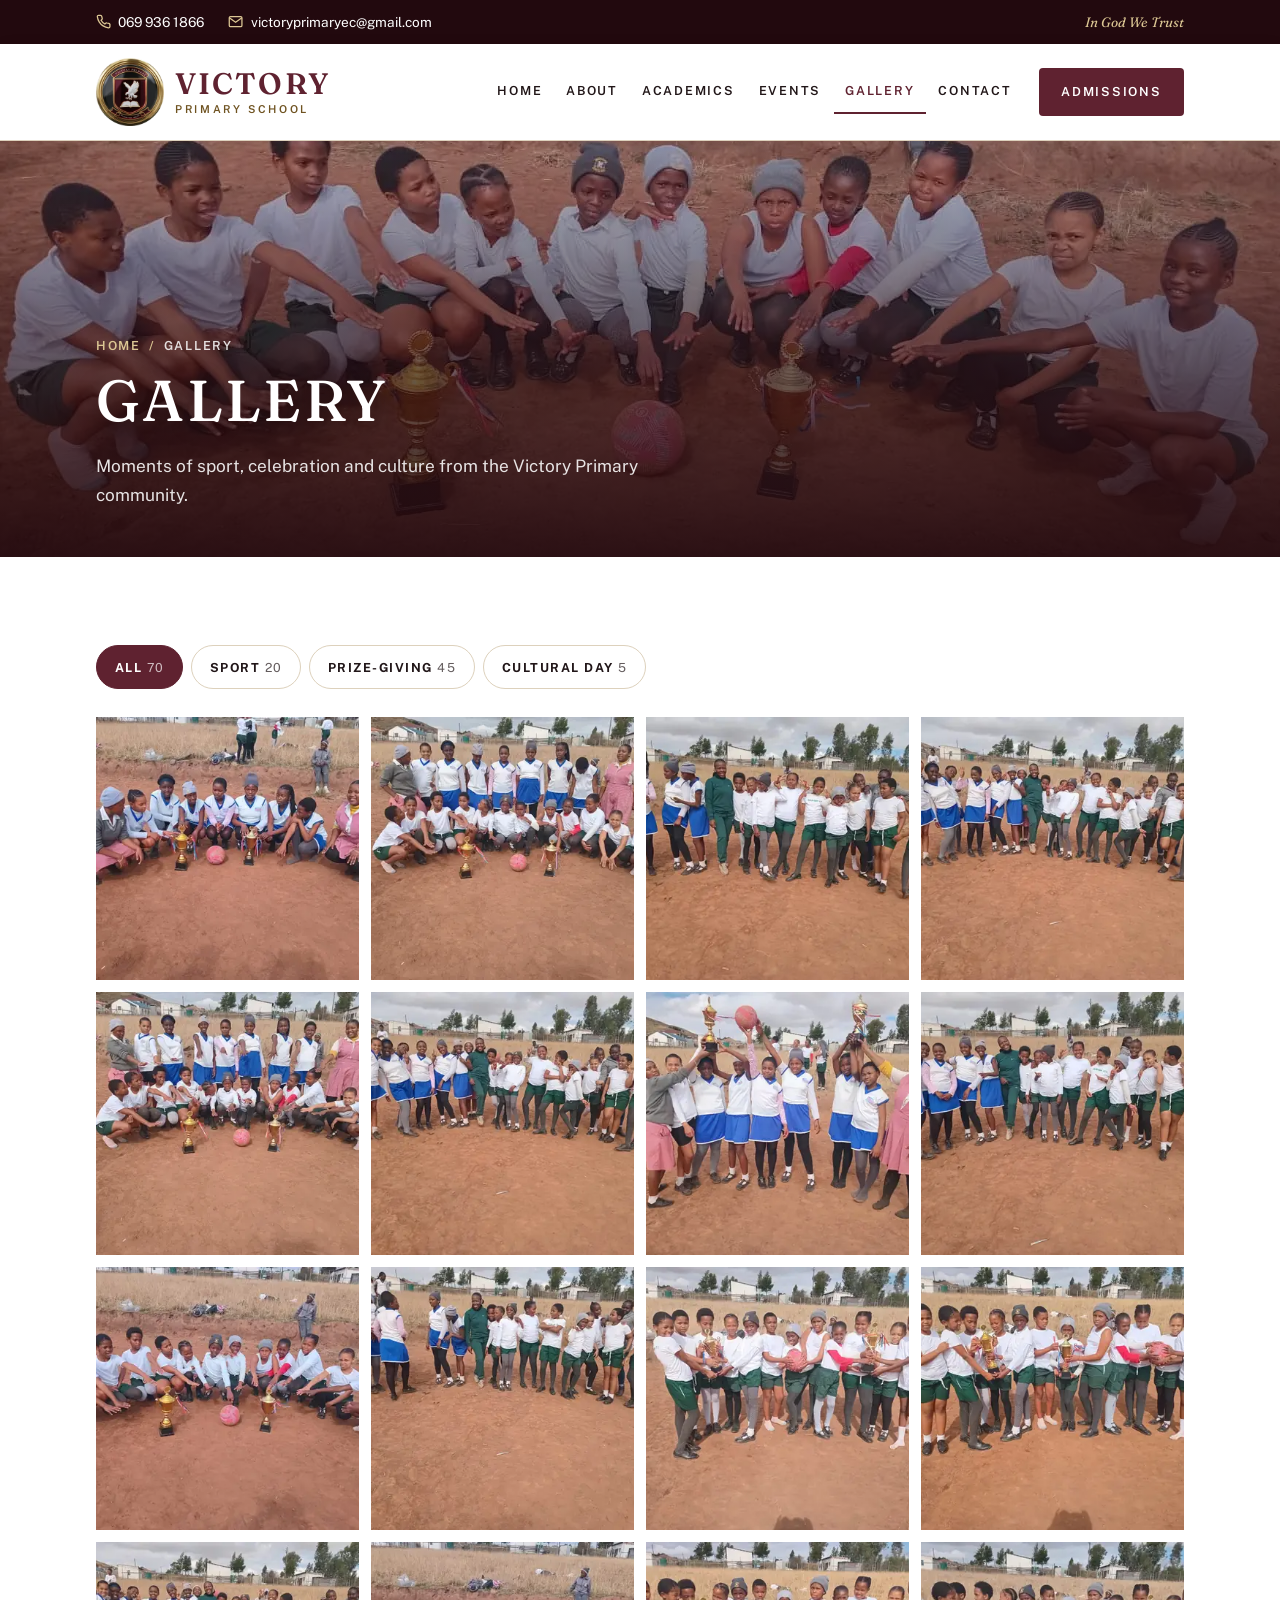
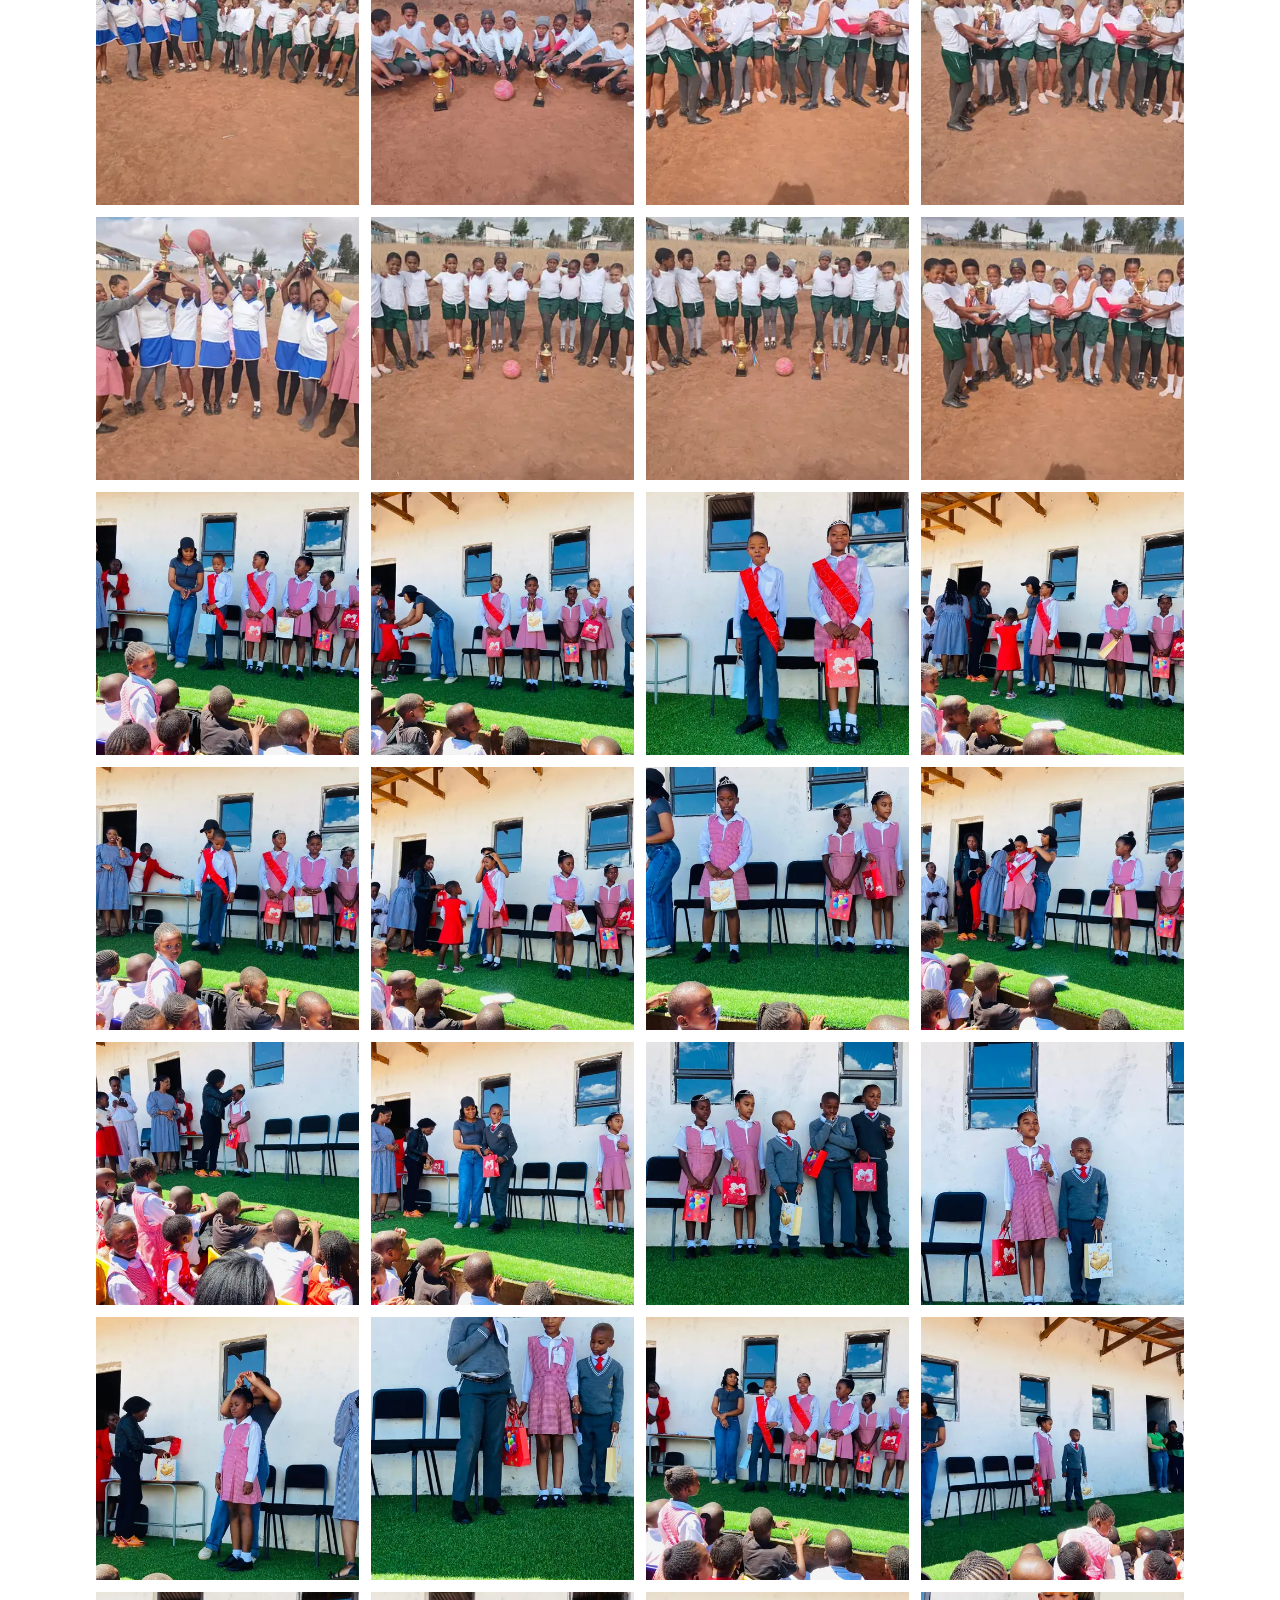
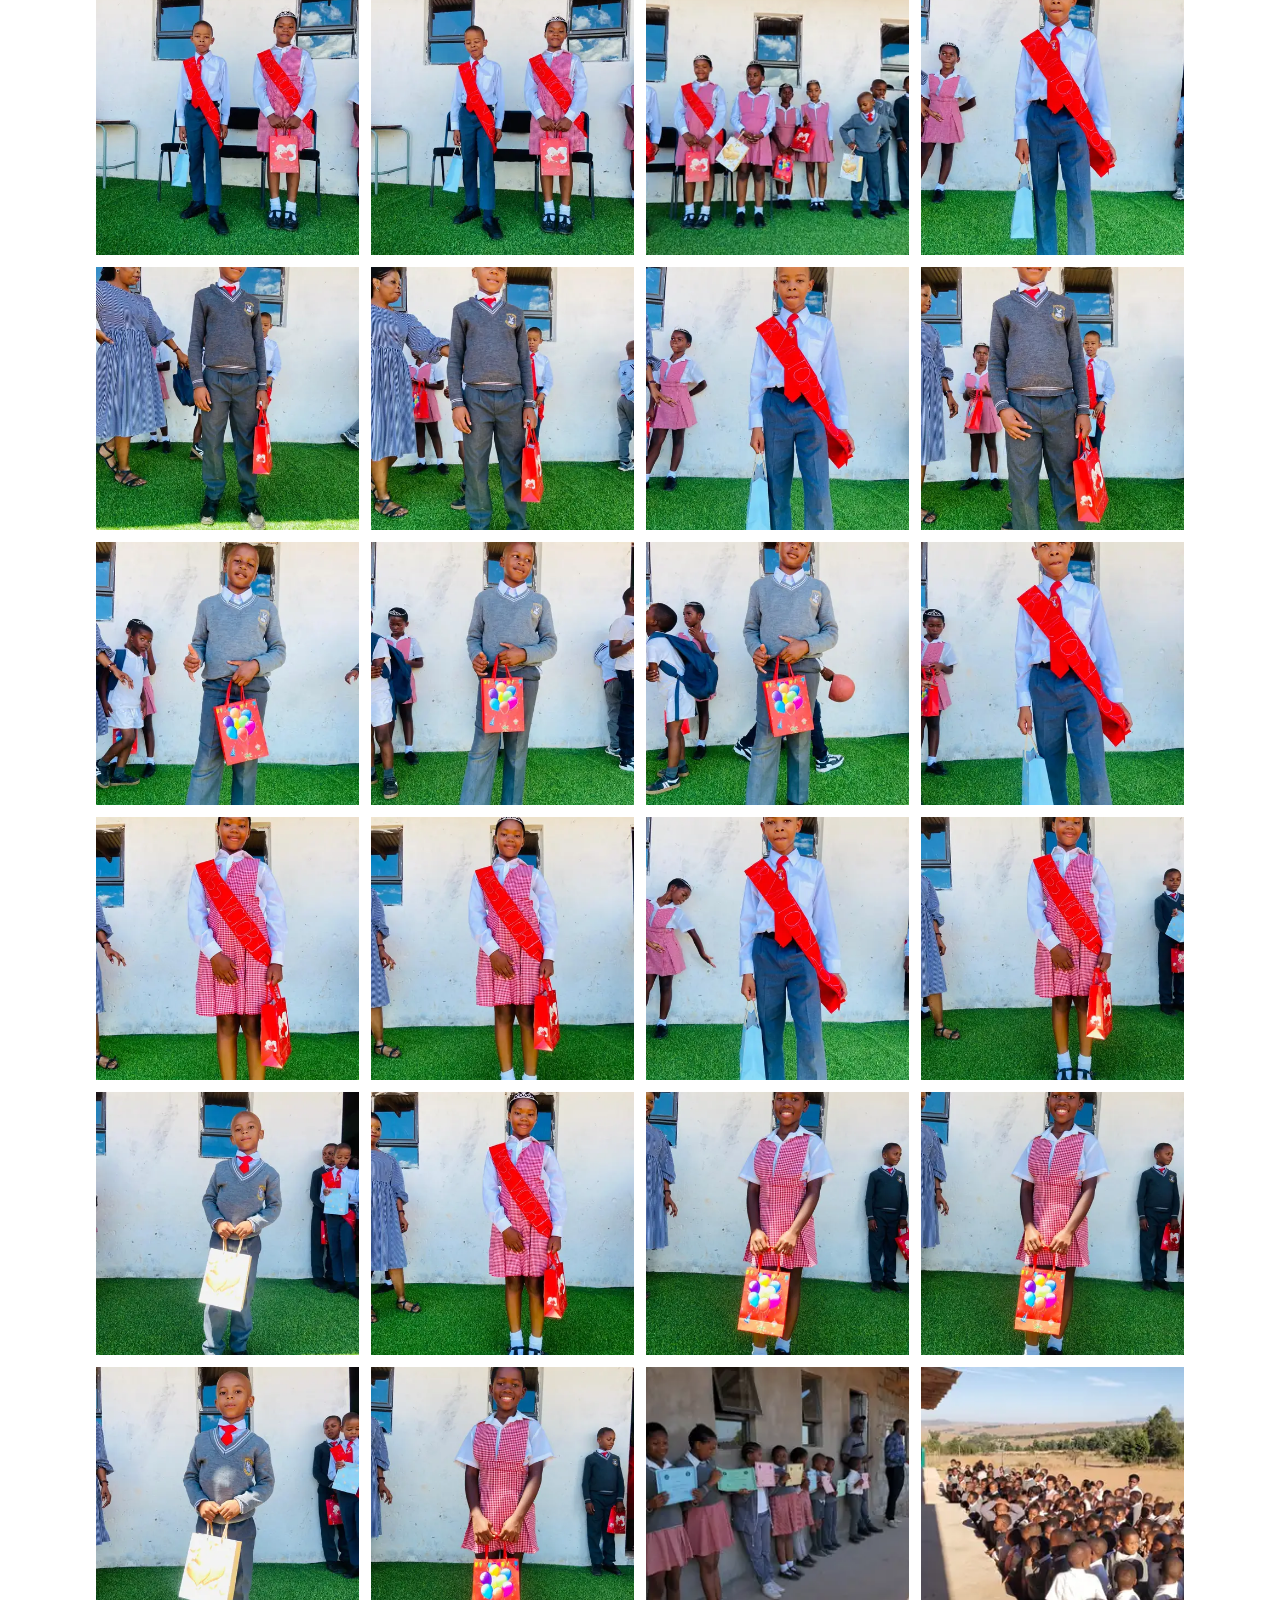
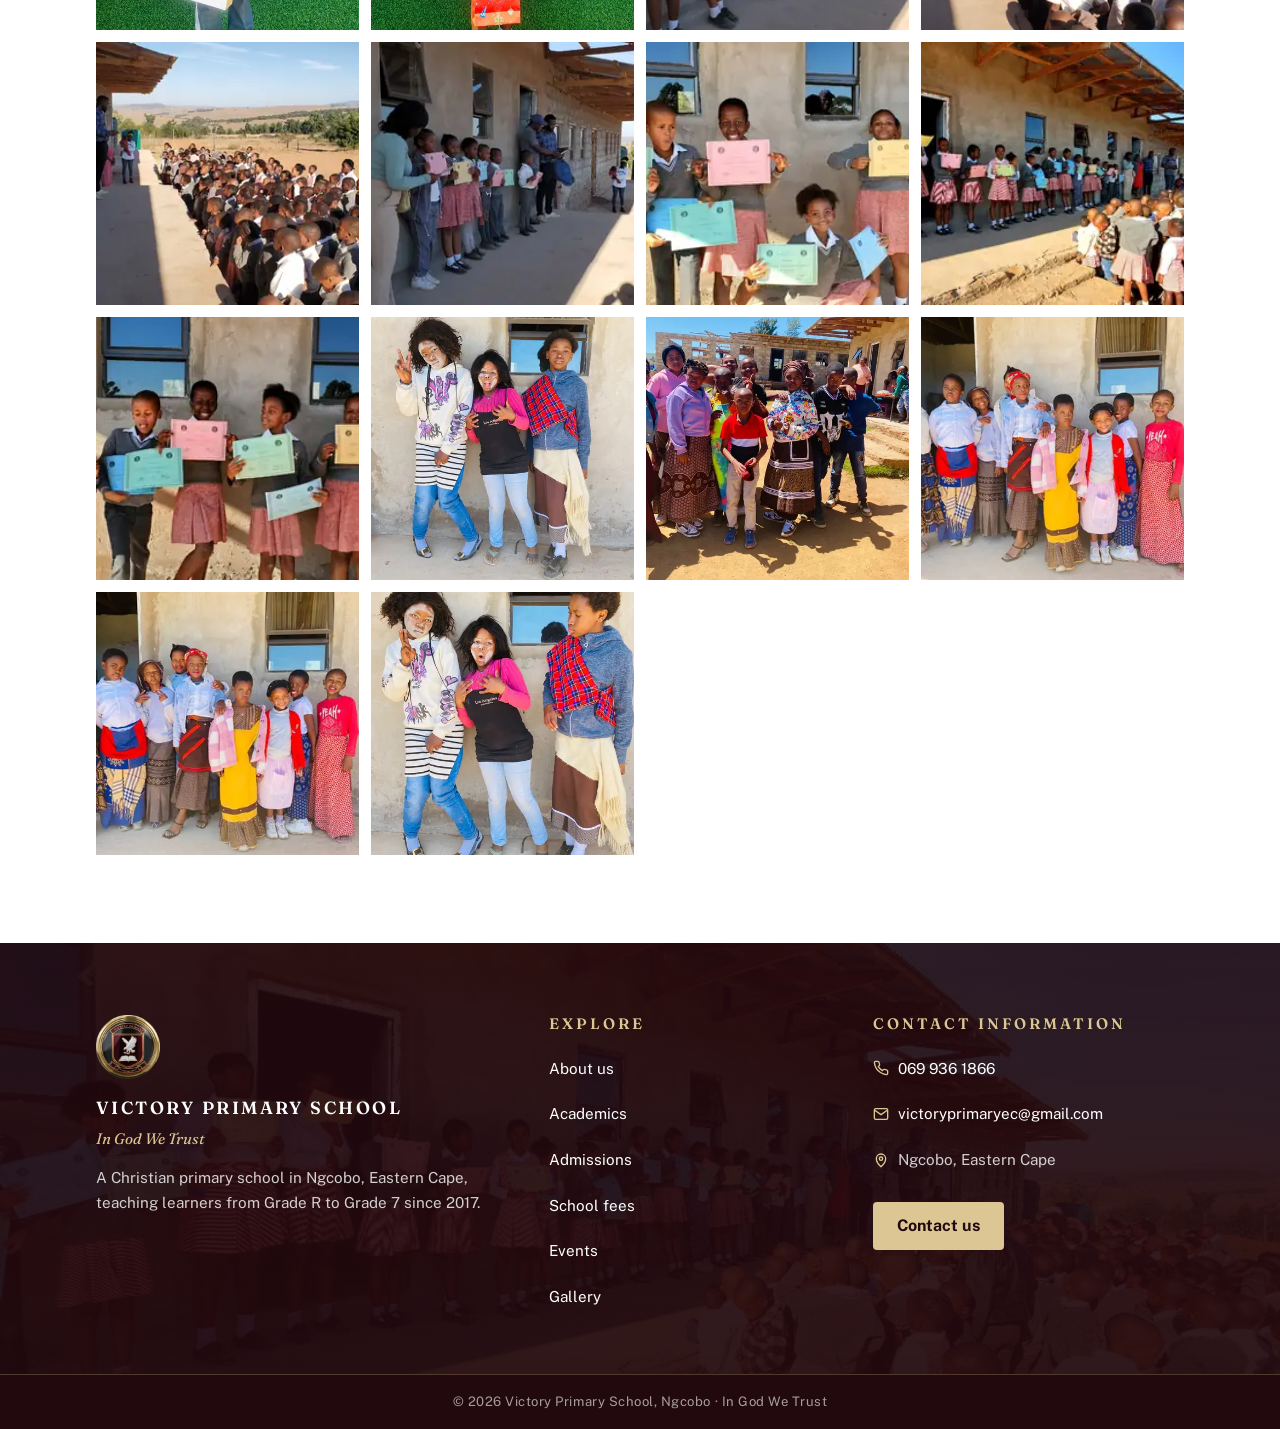
<file: gallery/index.html>
<!doctype html>
<html lang="en">
  <head>
    <meta charset="UTF-8" />
    <meta name="viewport" content="width=device-width, initial-scale=1.0" />
    <title>Gallery · Victory Primary School, Ngcobo</title>
    <meta name="description" content="Photos from Victory Primary School in Ngcobo: sports day, prize-giving and Cultural Day." />
    <meta name="theme-color" content="#3a1119" />
    <link rel="preload" href="/fonts/fraunces.woff2" as="font" type="font/woff2" crossorigin />
    <link rel="preload" href="/fonts/public-sans-400.woff2" as="font" type="font/woff2" crossorigin />
    <link rel="stylesheet" href="/css/victory.css" />
    <link rel="icon" href="/favicon.ico" sizes="48x48" />
    <link rel="icon" type="image/png" sizes="96x96" href="/favicon-96x96.png" />
    <link rel="apple-touch-icon" sizes="180x180" href="/apple-touch-icon.png" />
    <link rel="manifest" href="/site.webmanifest" />
  </head>
  <body>
    <a class="skip-link" href="#main">Skip to content</a>

    <div class="topbar">
      <div class="wrap">
        <div class="topbar__contact">
          <a href="tel:+27699361866">
            <svg viewBox="0 0 24 24" fill="none" stroke="currentColor" stroke-width="2" aria-hidden="true"><path d="M22 16.9v3a2 2 0 0 1-2.2 2 19.8 19.8 0 0 1-8.6-3.1 19.5 19.5 0 0 1-6-6A19.8 19.8 0 0 1 2.1 4.2 2 2 0 0 1 4.1 2h3a2 2 0 0 1 2 1.7c.1 1 .4 1.9.7 2.8a2 2 0 0 1-.5 2.1L8 9.9a16 16 0 0 0 6 6l1.3-1.3a2 2 0 0 1 2.1-.4c.9.3 1.8.6 2.8.7a2 2 0 0 1 1.7 2z"/></svg>
            069 936 1866
          </a>
          <a href="mailto:victoryprimaryec@gmail.com" class="topbar__email">
            <svg viewBox="0 0 24 24" fill="none" stroke="currentColor" stroke-width="2" aria-hidden="true"><rect x="2" y="4" width="20" height="16" rx="2"/><path d="m22 6-10 7L2 6"/></svg>
            victoryprimaryec@gmail.com
          </a>
        </div>
        <p class="topbar__motto">In God We Trust</p>
      </div>
    </div>

    <header class="site-header">
      <div class="wrap site-header__bar">
        <a href="/" class="brand">
          <img src="/_images/web/crest-192.webp" alt="" width="192" height="192" />
          <span class="brand__name">
            Victory
            <span class="brand__sub">Primary School</span>
          </span>
        </a>
        <button class="menu-toggle" aria-expanded="false" aria-controls="site-nav">
          <span class="menu-toggle__icon" aria-hidden="true"></span>
          <span class="menu-toggle__label">Menu</span>
        </button>
        <nav id="site-nav" class="site-nav" aria-label="Main">
          <ul>
            <li><a href="/">Home</a></li>
            <li><a href="/about">About</a></li>
            <li><a href="/academics">Academics</a></li>
            <li><a href="/events">Events</a></li>
            <li><a href="/gallery" aria-current="page">Gallery</a></li>
            <li><a href="/contact">Contact</a></li>
            <li><a href="/admissions" class="nav-apply">Admissions</a></li>
          </ul>
        </nav>
      </div>
    </header>

    <main id="main">
      <section class="page-hero" style="--focus: 50% 45%">
        <picture class="page-hero__media">
          <source type="image/webp" srcset="/_images/web/banner-gallery-800.webp 800w, /_images/web/banner-gallery-1280.webp 1280w" sizes="100vw" />
          <img
            src="/_images/web/banner-gallery-800.jpg"
            srcset="/_images/web/banner-gallery-800.jpg 800w, /_images/web/banner-gallery-1280.jpg 1280w"
            sizes="100vw"
            alt="Learners sitting together on the field with their trophies and a ball"
            fetchpriority="high"
          />
        </picture>
        <div class="wrap page-hero__text">
          <nav class="crumbs" aria-label="Breadcrumb">
            <ol>
              <li><a href="/">Home</a></li>
              <li><span aria-current="page">Gallery</span></li>
            </ol>
          </nav>
        <h1>Gallery</h1>
        <p class="page-hero__lead">
          Moments of sport, celebration and culture from the Victory Primary
          community.
        </p>
      </div>
      </section>

      <section class="section section--white">
        <div class="wrap">
          <div class="filters" role="group" aria-label="Show photos from">
            <button type="button" data-filter="all" aria-pressed="true">All <span>70</span></button>
            <button type="button" data-filter="sport" aria-pressed="false">Sport <span>20</span></button>
            <button type="button" data-filter="prizes" aria-pressed="false">Prize-giving <span>45</span></button>
            <button type="button" data-filter="cultural" aria-pressed="false">Cultural Day <span>5</span></button>
          </div>
          <ul class="gallery">
            <li data-cat="sport"><a href="/_images/web/gallery/sport-01-1280.jpg" data-label="Sports day"><picture><source type="image/webp" srcset="/_images/web/gallery/sport-01-480.webp" /><img src="/_images/web/gallery/sport-01-480.jpg" width="480" height="360" alt="Sports day, photo 1 of 20" loading="lazy" /></picture></a></li>
            <li data-cat="sport"><a href="/_images/web/gallery/sport-02-1280.jpg" data-label="Sports day"><picture><source type="image/webp" srcset="/_images/web/gallery/sport-02-480.webp" /><img src="/_images/web/gallery/sport-02-480.jpg" width="480" height="360" alt="Sports day, photo 2 of 20" loading="lazy" /></picture></a></li>
            <li data-cat="sport"><a href="/_images/web/gallery/sport-03-1280.jpg" data-label="Sports day"><picture><source type="image/webp" srcset="/_images/web/gallery/sport-03-480.webp" /><img src="/_images/web/gallery/sport-03-480.jpg" width="480" height="360" alt="Sports day, photo 3 of 20" loading="lazy" /></picture></a></li>
            <li data-cat="sport"><a href="/_images/web/gallery/sport-04-1280.jpg" data-label="Sports day"><picture><source type="image/webp" srcset="/_images/web/gallery/sport-04-480.webp" /><img src="/_images/web/gallery/sport-04-480.jpg" width="480" height="360" alt="Sports day, photo 4 of 20" loading="lazy" /></picture></a></li>
            <li data-cat="sport"><a href="/_images/web/gallery/sport-05-1280.jpg" data-label="Sports day"><picture><source type="image/webp" srcset="/_images/web/gallery/sport-05-480.webp" /><img src="/_images/web/gallery/sport-05-480.jpg" width="480" height="360" alt="Sports day, photo 5 of 20" loading="lazy" /></picture></a></li>
            <li data-cat="sport"><a href="/_images/web/gallery/sport-06-1280.jpg" data-label="Sports day"><picture><source type="image/webp" srcset="/_images/web/gallery/sport-06-480.webp" /><img src="/_images/web/gallery/sport-06-480.jpg" width="480" height="360" alt="Sports day, photo 6 of 20" loading="lazy" /></picture></a></li>
            <li data-cat="sport"><a href="/_images/web/gallery/sport-07-1280.jpg" data-label="Sports day"><picture><source type="image/webp" srcset="/_images/web/gallery/sport-07-480.webp" /><img src="/_images/web/gallery/sport-07-480.jpg" width="480" height="360" alt="Sports day, photo 7 of 20" loading="lazy" /></picture></a></li>
            <li data-cat="sport"><a href="/_images/web/gallery/sport-08-1280.jpg" data-label="Sports day"><picture><source type="image/webp" srcset="/_images/web/gallery/sport-08-480.webp" /><img src="/_images/web/gallery/sport-08-480.jpg" width="480" height="360" alt="Sports day, photo 8 of 20" loading="lazy" /></picture></a></li>
            <li data-cat="sport"><a href="/_images/web/gallery/sport-09-1280.jpg" data-label="Sports day"><picture><source type="image/webp" srcset="/_images/web/gallery/sport-09-480.webp" /><img src="/_images/web/gallery/sport-09-480.jpg" width="480" height="360" alt="Sports day, photo 9 of 20" loading="lazy" /></picture></a></li>
            <li data-cat="sport"><a href="/_images/web/gallery/sport-10-1280.jpg" data-label="Sports day"><picture><source type="image/webp" srcset="/_images/web/gallery/sport-10-480.webp" /><img src="/_images/web/gallery/sport-10-480.jpg" width="480" height="360" alt="Sports day, photo 10 of 20" loading="lazy" /></picture></a></li>
            <li data-cat="sport"><a href="/_images/web/gallery/sport-11-1280.jpg" data-label="Sports day"><picture><source type="image/webp" srcset="/_images/web/gallery/sport-11-480.webp" /><img src="/_images/web/gallery/sport-11-480.jpg" width="480" height="360" alt="Sports day, photo 11 of 20" loading="lazy" /></picture></a></li>
            <li data-cat="sport"><a href="/_images/web/gallery/sport-12-1280.jpg" data-label="Sports day"><picture><source type="image/webp" srcset="/_images/web/gallery/sport-12-480.webp" /><img src="/_images/web/gallery/sport-12-480.jpg" width="480" height="360" alt="Sports day, photo 12 of 20" loading="lazy" /></picture></a></li>
            <li data-cat="sport"><a href="/_images/web/gallery/sport-13-1280.jpg" data-label="Sports day"><picture><source type="image/webp" srcset="/_images/web/gallery/sport-13-480.webp" /><img src="/_images/web/gallery/sport-13-480.jpg" width="480" height="360" alt="Sports day, photo 13 of 20" loading="lazy" /></picture></a></li>
            <li data-cat="sport"><a href="/_images/web/gallery/sport-14-1280.jpg" data-label="Sports day"><picture><source type="image/webp" srcset="/_images/web/gallery/sport-14-480.webp" /><img src="/_images/web/gallery/sport-14-480.jpg" width="480" height="360" alt="Sports day, photo 14 of 20" loading="lazy" /></picture></a></li>
            <li data-cat="sport"><a href="/_images/web/gallery/sport-15-1280.jpg" data-label="Sports day"><picture><source type="image/webp" srcset="/_images/web/gallery/sport-15-480.webp" /><img src="/_images/web/gallery/sport-15-480.jpg" width="480" height="360" alt="Sports day, photo 15 of 20" loading="lazy" /></picture></a></li>
            <li data-cat="sport"><a href="/_images/web/gallery/sport-16-1280.jpg" data-label="Sports day"><picture><source type="image/webp" srcset="/_images/web/gallery/sport-16-480.webp" /><img src="/_images/web/gallery/sport-16-480.jpg" width="480" height="360" alt="Sports day, photo 16 of 20" loading="lazy" /></picture></a></li>
            <li data-cat="sport"><a href="/_images/web/gallery/sport-17-1280.jpg" data-label="Sports day"><picture><source type="image/webp" srcset="/_images/web/gallery/sport-17-480.webp" /><img src="/_images/web/gallery/sport-17-480.jpg" width="480" height="360" alt="Sports day, photo 17 of 20" loading="lazy" /></picture></a></li>
            <li data-cat="sport"><a href="/_images/web/gallery/sport-18-1280.jpg" data-label="Sports day"><picture><source type="image/webp" srcset="/_images/web/gallery/sport-18-480.webp" /><img src="/_images/web/gallery/sport-18-480.jpg" width="480" height="360" alt="Sports day, photo 18 of 20" loading="lazy" /></picture></a></li>
            <li data-cat="sport"><a href="/_images/web/gallery/sport-19-1280.jpg" data-label="Sports day"><picture><source type="image/webp" srcset="/_images/web/gallery/sport-19-480.webp" /><img src="/_images/web/gallery/sport-19-480.jpg" width="480" height="360" alt="Sports day, photo 19 of 20" loading="lazy" /></picture></a></li>
            <li data-cat="sport"><a href="/_images/web/gallery/sport-20-1280.jpg" data-label="Sports day"><picture><source type="image/webp" srcset="/_images/web/gallery/sport-20-480.webp" /><img src="/_images/web/gallery/sport-20-480.jpg" width="480" height="360" alt="Sports day, photo 20 of 20" loading="lazy" /></picture></a></li>
            <li data-cat="prizes"><a href="/_images/web/gallery/prizes-01-1280.jpg" data-label="Prize-giving"><picture><source type="image/webp" srcset="/_images/web/gallery/prizes-01-480.webp" /><img src="/_images/web/gallery/prizes-01-480.jpg" width="480" height="640" alt="Prize-giving, photo 1 of 45" loading="lazy" /></picture></a></li>
            <li data-cat="prizes"><a href="/_images/web/gallery/prizes-02-1280.jpg" data-label="Prize-giving"><picture><source type="image/webp" srcset="/_images/web/gallery/prizes-02-480.webp" /><img src="/_images/web/gallery/prizes-02-480.jpg" width="480" height="640" alt="Prize-giving, photo 2 of 45" loading="lazy" /></picture></a></li>
            <li data-cat="prizes"><a href="/_images/web/gallery/prizes-03-1280.jpg" data-label="Prize-giving"><picture><source type="image/webp" srcset="/_images/web/gallery/prizes-03-480.webp" /><img src="/_images/web/gallery/prizes-03-480.jpg" width="480" height="640" alt="Prize-giving, photo 3 of 45" loading="lazy" /></picture></a></li>
            <li data-cat="prizes"><a href="/_images/web/gallery/prizes-04-1280.jpg" data-label="Prize-giving"><picture><source type="image/webp" srcset="/_images/web/gallery/prizes-04-480.webp" /><img src="/_images/web/gallery/prizes-04-480.jpg" width="480" height="640" alt="Prize-giving, photo 4 of 45" loading="lazy" /></picture></a></li>
            <li data-cat="prizes"><a href="/_images/web/gallery/prizes-05-1280.jpg" data-label="Prize-giving"><picture><source type="image/webp" srcset="/_images/web/gallery/prizes-05-480.webp" /><img src="/_images/web/gallery/prizes-05-480.jpg" width="480" height="640" alt="Prize-giving, photo 5 of 45" loading="lazy" /></picture></a></li>
            <li data-cat="prizes"><a href="/_images/web/gallery/prizes-06-1280.jpg" data-label="Prize-giving"><picture><source type="image/webp" srcset="/_images/web/gallery/prizes-06-480.webp" /><img src="/_images/web/gallery/prizes-06-480.jpg" width="480" height="640" alt="Prize-giving, photo 6 of 45" loading="lazy" /></picture></a></li>
            <li data-cat="prizes"><a href="/_images/web/gallery/prizes-07-1280.jpg" data-label="Prize-giving"><picture><source type="image/webp" srcset="/_images/web/gallery/prizes-07-480.webp" /><img src="/_images/web/gallery/prizes-07-480.jpg" width="480" height="640" alt="Prize-giving, photo 7 of 45" loading="lazy" /></picture></a></li>
            <li data-cat="prizes"><a href="/_images/web/gallery/prizes-08-1280.jpg" data-label="Prize-giving"><picture><source type="image/webp" srcset="/_images/web/gallery/prizes-08-480.webp" /><img src="/_images/web/gallery/prizes-08-480.jpg" width="480" height="640" alt="Prize-giving, photo 8 of 45" loading="lazy" /></picture></a></li>
            <li data-cat="prizes"><a href="/_images/web/gallery/prizes-09-1280.jpg" data-label="Prize-giving"><picture><source type="image/webp" srcset="/_images/web/gallery/prizes-09-480.webp" /><img src="/_images/web/gallery/prizes-09-480.jpg" width="480" height="640" alt="Prize-giving, photo 9 of 45" loading="lazy" /></picture></a></li>
            <li data-cat="prizes"><a href="/_images/web/gallery/prizes-10-1280.jpg" data-label="Prize-giving"><picture><source type="image/webp" srcset="/_images/web/gallery/prizes-10-480.webp" /><img src="/_images/web/gallery/prizes-10-480.jpg" width="480" height="640" alt="Prize-giving, photo 10 of 45" loading="lazy" /></picture></a></li>
            <li data-cat="prizes"><a href="/_images/web/gallery/prizes-11-1280.jpg" data-label="Prize-giving"><picture><source type="image/webp" srcset="/_images/web/gallery/prizes-11-480.webp" /><img src="/_images/web/gallery/prizes-11-480.jpg" width="480" height="640" alt="Prize-giving, photo 11 of 45" loading="lazy" /></picture></a></li>
            <li data-cat="prizes"><a href="/_images/web/gallery/prizes-12-1280.jpg" data-label="Prize-giving"><picture><source type="image/webp" srcset="/_images/web/gallery/prizes-12-480.webp" /><img src="/_images/web/gallery/prizes-12-480.jpg" width="480" height="640" alt="Prize-giving, photo 12 of 45" loading="lazy" /></picture></a></li>
            <li data-cat="prizes"><a href="/_images/web/gallery/prizes-13-1280.jpg" data-label="Prize-giving"><picture><source type="image/webp" srcset="/_images/web/gallery/prizes-13-480.webp" /><img src="/_images/web/gallery/prizes-13-480.jpg" width="480" height="640" alt="Prize-giving, photo 13 of 45" loading="lazy" /></picture></a></li>
            <li data-cat="prizes"><a href="/_images/web/gallery/prizes-14-1280.jpg" data-label="Prize-giving"><picture><source type="image/webp" srcset="/_images/web/gallery/prizes-14-480.webp" /><img src="/_images/web/gallery/prizes-14-480.jpg" width="480" height="640" alt="Prize-giving, photo 14 of 45" loading="lazy" /></picture></a></li>
            <li data-cat="prizes"><a href="/_images/web/gallery/prizes-15-1280.jpg" data-label="Prize-giving"><picture><source type="image/webp" srcset="/_images/web/gallery/prizes-15-480.webp" /><img src="/_images/web/gallery/prizes-15-480.jpg" width="480" height="640" alt="Prize-giving, photo 15 of 45" loading="lazy" /></picture></a></li>
            <li data-cat="prizes"><a href="/_images/web/gallery/prizes-16-1280.jpg" data-label="Prize-giving"><picture><source type="image/webp" srcset="/_images/web/gallery/prizes-16-480.webp" /><img src="/_images/web/gallery/prizes-16-480.jpg" width="480" height="640" alt="Prize-giving, photo 16 of 45" loading="lazy" /></picture></a></li>
            <li data-cat="prizes"><a href="/_images/web/gallery/prizes-17-1280.jpg" data-label="Prize-giving"><picture><source type="image/webp" srcset="/_images/web/gallery/prizes-17-480.webp" /><img src="/_images/web/gallery/prizes-17-480.jpg" width="480" height="640" alt="Prize-giving, photo 17 of 45" loading="lazy" /></picture></a></li>
            <li data-cat="prizes"><a href="/_images/web/gallery/prizes-18-1280.jpg" data-label="Prize-giving"><picture><source type="image/webp" srcset="/_images/web/gallery/prizes-18-480.webp" /><img src="/_images/web/gallery/prizes-18-480.jpg" width="480" height="640" alt="Prize-giving, photo 18 of 45" loading="lazy" /></picture></a></li>
            <li data-cat="prizes"><a href="/_images/web/gallery/prizes-19-1280.jpg" data-label="Prize-giving"><picture><source type="image/webp" srcset="/_images/web/gallery/prizes-19-480.webp" /><img src="/_images/web/gallery/prizes-19-480.jpg" width="480" height="360" alt="Prize-giving, photo 19 of 45" loading="lazy" /></picture></a></li>
            <li data-cat="prizes"><a href="/_images/web/gallery/prizes-20-1280.jpg" data-label="Prize-giving"><picture><source type="image/webp" srcset="/_images/web/gallery/prizes-20-480.webp" /><img src="/_images/web/gallery/prizes-20-480.jpg" width="480" height="640" alt="Prize-giving, photo 20 of 45" loading="lazy" /></picture></a></li>
            <li data-cat="prizes"><a href="/_images/web/gallery/prizes-21-1280.jpg" data-label="Prize-giving"><picture><source type="image/webp" srcset="/_images/web/gallery/prizes-21-480.webp" /><img src="/_images/web/gallery/prizes-21-480.jpg" width="480" height="640" alt="Prize-giving, photo 21 of 45" loading="lazy" /></picture></a></li>
            <li data-cat="prizes"><a href="/_images/web/gallery/prizes-22-1280.jpg" data-label="Prize-giving"><picture><source type="image/webp" srcset="/_images/web/gallery/prizes-22-480.webp" /><img src="/_images/web/gallery/prizes-22-480.jpg" width="480" height="640" alt="Prize-giving, photo 22 of 45" loading="lazy" /></picture></a></li>
            <li data-cat="prizes"><a href="/_images/web/gallery/prizes-23-1280.jpg" data-label="Prize-giving"><picture><source type="image/webp" srcset="/_images/web/gallery/prizes-23-480.webp" /><img src="/_images/web/gallery/prizes-23-480.jpg" width="480" height="640" alt="Prize-giving, photo 23 of 45" loading="lazy" /></picture></a></li>
            <li data-cat="prizes"><a href="/_images/web/gallery/prizes-24-1280.jpg" data-label="Prize-giving"><picture><source type="image/webp" srcset="/_images/web/gallery/prizes-24-480.webp" /><img src="/_images/web/gallery/prizes-24-480.jpg" width="480" height="640" alt="Prize-giving, photo 24 of 45" loading="lazy" /></picture></a></li>
            <li data-cat="prizes"><a href="/_images/web/gallery/prizes-25-1280.jpg" data-label="Prize-giving"><picture><source type="image/webp" srcset="/_images/web/gallery/prizes-25-480.webp" /><img src="/_images/web/gallery/prizes-25-480.jpg" width="480" height="640" alt="Prize-giving, photo 25 of 45" loading="lazy" /></picture></a></li>
            <li data-cat="prizes"><a href="/_images/web/gallery/prizes-26-1280.jpg" data-label="Prize-giving"><picture><source type="image/webp" srcset="/_images/web/gallery/prizes-26-480.webp" /><img src="/_images/web/gallery/prizes-26-480.jpg" width="480" height="640" alt="Prize-giving, photo 26 of 45" loading="lazy" /></picture></a></li>
            <li data-cat="prizes"><a href="/_images/web/gallery/prizes-27-1280.jpg" data-label="Prize-giving"><picture><source type="image/webp" srcset="/_images/web/gallery/prizes-27-480.webp" /><img src="/_images/web/gallery/prizes-27-480.jpg" width="480" height="640" alt="Prize-giving, photo 27 of 45" loading="lazy" /></picture></a></li>
            <li data-cat="prizes"><a href="/_images/web/gallery/prizes-28-1280.jpg" data-label="Prize-giving"><picture><source type="image/webp" srcset="/_images/web/gallery/prizes-28-480.webp" /><img src="/_images/web/gallery/prizes-28-480.jpg" width="480" height="640" alt="Prize-giving, photo 28 of 45" loading="lazy" /></picture></a></li>
            <li data-cat="prizes"><a href="/_images/web/gallery/prizes-29-1280.jpg" data-label="Prize-giving"><picture><source type="image/webp" srcset="/_images/web/gallery/prizes-29-480.webp" /><img src="/_images/web/gallery/prizes-29-480.jpg" width="480" height="640" alt="Prize-giving, photo 29 of 45" loading="lazy" /></picture></a></li>
            <li data-cat="prizes"><a href="/_images/web/gallery/prizes-30-1280.jpg" data-label="Prize-giving"><picture><source type="image/webp" srcset="/_images/web/gallery/prizes-30-480.webp" /><img src="/_images/web/gallery/prizes-30-480.jpg" width="480" height="640" alt="Prize-giving, photo 30 of 45" loading="lazy" /></picture></a></li>
            <li data-cat="prizes"><a href="/_images/web/gallery/prizes-31-1280.jpg" data-label="Prize-giving"><picture><source type="image/webp" srcset="/_images/web/gallery/prizes-31-480.webp" /><img src="/_images/web/gallery/prizes-31-480.jpg" width="480" height="640" alt="Prize-giving, photo 31 of 45" loading="lazy" /></picture></a></li>
            <li data-cat="prizes"><a href="/_images/web/gallery/prizes-32-1280.jpg" data-label="Prize-giving"><picture><source type="image/webp" srcset="/_images/web/gallery/prizes-32-480.webp" /><img src="/_images/web/gallery/prizes-32-480.jpg" width="480" height="640" alt="Prize-giving, photo 32 of 45" loading="lazy" /></picture></a></li>
            <li data-cat="prizes"><a href="/_images/web/gallery/prizes-33-1280.jpg" data-label="Prize-giving"><picture><source type="image/webp" srcset="/_images/web/gallery/prizes-33-480.webp" /><img src="/_images/web/gallery/prizes-33-480.jpg" width="480" height="640" alt="Prize-giving, photo 33 of 45" loading="lazy" /></picture></a></li>
            <li data-cat="prizes"><a href="/_images/web/gallery/prizes-34-1280.jpg" data-label="Prize-giving"><picture><source type="image/webp" srcset="/_images/web/gallery/prizes-34-480.webp" /><img src="/_images/web/gallery/prizes-34-480.jpg" width="480" height="640" alt="Prize-giving, photo 34 of 45" loading="lazy" /></picture></a></li>
            <li data-cat="prizes"><a href="/_images/web/gallery/prizes-35-1280.jpg" data-label="Prize-giving"><picture><source type="image/webp" srcset="/_images/web/gallery/prizes-35-480.webp" /><img src="/_images/web/gallery/prizes-35-480.jpg" width="480" height="640" alt="Prize-giving, photo 35 of 45" loading="lazy" /></picture></a></li>
            <li data-cat="prizes"><a href="/_images/web/gallery/prizes-36-1280.jpg" data-label="Prize-giving"><picture><source type="image/webp" srcset="/_images/web/gallery/prizes-36-480.webp" /><img src="/_images/web/gallery/prizes-36-480.jpg" width="480" height="640" alt="Prize-giving, photo 36 of 45" loading="lazy" /></picture></a></li>
            <li data-cat="prizes"><a href="/_images/web/gallery/prizes-37-1280.jpg" data-label="Prize-giving"><picture><source type="image/webp" srcset="/_images/web/gallery/prizes-37-480.webp" /><img src="/_images/web/gallery/prizes-37-480.jpg" width="480" height="640" alt="Prize-giving, photo 37 of 45" loading="lazy" /></picture></a></li>
            <li data-cat="prizes"><a href="/_images/web/gallery/prizes-38-1280.jpg" data-label="Prize-giving"><picture><source type="image/webp" srcset="/_images/web/gallery/prizes-38-480.webp" /><img src="/_images/web/gallery/prizes-38-480.jpg" width="480" height="640" alt="Prize-giving, photo 38 of 45" loading="lazy" /></picture></a></li>
            <li data-cat="prizes"><a href="/_images/web/gallery/prizes-39-1280.jpg" data-label="Prize-giving"><picture><source type="image/webp" srcset="/_images/web/gallery/prizes-39-480.webp" /><img src="/_images/web/gallery/prizes-39-480.jpg" width="480" height="270" alt="Prize-giving, photo 39 of 45" loading="lazy" /></picture></a></li>
            <li data-cat="prizes"><a href="/_images/web/gallery/prizes-40-1280.jpg" data-label="Prize-giving"><picture><source type="image/webp" srcset="/_images/web/gallery/prizes-40-480.webp" /><img src="/_images/web/gallery/prizes-40-480.jpg" width="480" height="270" alt="Prize-giving, photo 40 of 45" loading="lazy" /></picture></a></li>
            <li data-cat="prizes"><a href="/_images/web/gallery/prizes-41-1280.jpg" data-label="Prize-giving"><picture><source type="image/webp" srcset="/_images/web/gallery/prizes-41-480.webp" /><img src="/_images/web/gallery/prizes-41-480.jpg" width="480" height="270" alt="Prize-giving, photo 41 of 45" loading="lazy" /></picture></a></li>
            <li data-cat="prizes"><a href="/_images/web/gallery/prizes-42-1280.jpg" data-label="Prize-giving"><picture><source type="image/webp" srcset="/_images/web/gallery/prizes-42-480.webp" /><img src="/_images/web/gallery/prizes-42-480.jpg" width="480" height="270" alt="Prize-giving, photo 42 of 45" loading="lazy" /></picture></a></li>
            <li data-cat="prizes"><a href="/_images/web/gallery/prizes-43-1280.jpg" data-label="Prize-giving"><picture><source type="image/webp" srcset="/_images/web/gallery/prizes-43-480.webp" /><img src="/_images/web/gallery/prizes-43-480.jpg" width="480" height="227" alt="Prize-giving, photo 43 of 45" loading="lazy" /></picture></a></li>
            <li data-cat="prizes"><a href="/_images/web/gallery/prizes-44-1280.jpg" data-label="Prize-giving"><picture><source type="image/webp" srcset="/_images/web/gallery/prizes-44-480.webp" /><img src="/_images/web/gallery/prizes-44-480.jpg" width="480" height="228" alt="Prize-giving, photo 44 of 45" loading="lazy" /></picture></a></li>
            <li data-cat="prizes"><a href="/_images/web/gallery/prizes-45-1280.jpg" data-label="Prize-giving"><picture><source type="image/webp" srcset="/_images/web/gallery/prizes-45-480.webp" /><img src="/_images/web/gallery/prizes-45-480.jpg" width="480" height="227" alt="Prize-giving, photo 45 of 45" loading="lazy" /></picture></a></li>
            <li data-cat="cultural"><a href="/_images/web/gallery/cultural-01-1280.jpg" data-label="Cultural Day"><picture><source type="image/webp" srcset="/_images/web/gallery/cultural-01-480.webp" /><img src="/_images/web/gallery/cultural-01-480.jpg" width="480" height="640" alt="Cultural Day, photo 1 of 5" loading="lazy" /></picture></a></li>
            <li data-cat="cultural"><a href="/_images/web/gallery/cultural-02-1280.jpg" data-label="Cultural Day"><picture><source type="image/webp" srcset="/_images/web/gallery/cultural-02-480.webp" /><img src="/_images/web/gallery/cultural-02-480.jpg" width="480" height="640" alt="Cultural Day, photo 2 of 5" loading="lazy" /></picture></a></li>
            <li data-cat="cultural"><a href="/_images/web/gallery/cultural-03-1280.jpg" data-label="Cultural Day"><picture><source type="image/webp" srcset="/_images/web/gallery/cultural-03-480.webp" /><img src="/_images/web/gallery/cultural-03-480.jpg" width="480" height="360" alt="Cultural Day, photo 3 of 5" loading="lazy" /></picture></a></li>
            <li data-cat="cultural"><a href="/_images/web/gallery/cultural-04-1280.jpg" data-label="Cultural Day"><picture><source type="image/webp" srcset="/_images/web/gallery/cultural-04-480.webp" /><img src="/_images/web/gallery/cultural-04-480.jpg" width="480" height="360" alt="Cultural Day, photo 4 of 5" loading="lazy" /></picture></a></li>
            <li data-cat="cultural"><a href="/_images/web/gallery/cultural-05-1280.jpg" data-label="Cultural Day"><picture><source type="image/webp" srcset="/_images/web/gallery/cultural-05-480.webp" /><img src="/_images/web/gallery/cultural-05-480.jpg" width="480" height="640" alt="Cultural Day, photo 5 of 5" loading="lazy" /></picture></a></li>
          </ul>
          <dialog class="lightbox" aria-label="Photo viewer">
            <div class="lightbox__bar">
              <p class="lightbox__count"></p>
              <button type="button" data-close>Close</button>
            </div>
            <figure><img alt="" /></figure>
            <div class="lightbox__nav">
              <button type="button" data-prev>← Previous</button>
              <button type="button" data-next>Next →</button>
            </div>
          </dialog>
        </div>
      </section>
    </main>

    <footer class="site-footer">
      <div class="wrap">
        <div class="footer-grid">
          <div class="footer-brand">
            <img src="/_images/web/crest-192.webp" alt="" width="192" height="192" loading="lazy" />
            <p class="footer-brand__name">Victory Primary School</p>
            <p class="footer-brand__motto">In God We Trust</p>
            <p>
              A Christian primary school in Ngcobo, Eastern Cape, teaching
              learners from Grade R to Grade 7 since 2017.
            </p>
          </div>
          <div>
            <h2>Explore</h2>
            <ul>
              <li><a href="/about">About us</a></li>
              <li><a href="/academics">Academics</a></li>
              <li><a href="/admissions">Admissions</a></li>
              <li><a href="/admissions#fees">School fees</a></li>
              <li><a href="/events">Events</a></li>
              <li><a href="/gallery">Gallery</a></li>
            </ul>
          </div>
          <div>
            <h2>Contact information</h2>
            <ul class="footer-contact">
              <li>
                <svg viewBox="0 0 24 24" fill="none" stroke="currentColor" stroke-width="2" aria-hidden="true"><path d="M22 16.9v3a2 2 0 0 1-2.2 2 19.8 19.8 0 0 1-8.6-3.1 19.5 19.5 0 0 1-6-6A19.8 19.8 0 0 1 2.1 4.2 2 2 0 0 1 4.1 2h3a2 2 0 0 1 2 1.7c.1 1 .4 1.9.7 2.8a2 2 0 0 1-.5 2.1L8 9.9a16 16 0 0 0 6 6l1.3-1.3a2 2 0 0 1 2.1-.4c.9.3 1.8.6 2.8.7a2 2 0 0 1 1.7 2z"/></svg>
                <a href="tel:+27699361866">069 936 1866</a>
              </li>
              <li>
                <svg viewBox="0 0 24 24" fill="none" stroke="currentColor" stroke-width="2" aria-hidden="true"><rect x="2" y="4" width="20" height="16" rx="2"/><path d="m22 6-10 7L2 6"/></svg>
                <a href="mailto:victoryprimaryec@gmail.com">victoryprimaryec@gmail.com</a>
              </li>
              <li>
                <svg viewBox="0 0 24 24" fill="none" stroke="currentColor" stroke-width="2" aria-hidden="true"><path d="M12 22s7-6.1 7-12a7 7 0 1 0-14 0c0 5.9 7 12 7 12z"/><circle cx="12" cy="10" r="2.5"/></svg>
                <span>Ngcobo, Eastern Cape</span>
              </li>
            </ul>
            <a href="/contact" class="btn btn--gold">Contact us</a>
          </div>
        </div>
      </div>
      <div class="footer-bottom">
        <div class="wrap">
          <p>© <span data-year>2026</span> Victory Primary School, Ngcobo · In God We Trust</p>
        </div>
      </div>
    </footer>

    <script src="/js/site.js" defer></script>
  </body>
</html>
</file>
<file: css/victory.css>
/* ==========================================================================
   Victory Primary School — design system
   Built from the school crest: maroon shield, gold rim, the ribbon that
   carries "In God We Trust". Mobile-first: base styles are for phones,
   larger screens are layered on with min-width queries.
   ========================================================================== */

/* ---- Fonts (self-hosted, so they load fast and never depend on Google) -- */
@font-face {
  font-family: "Fraunces";
  src: url("../fonts/fraunces.woff2") format("woff2");
  font-weight: 300 900;
  font-style: normal;
  font-display: swap;
}
@font-face {
  font-family: "Fraunces";
  src: url("../fonts/fraunces-italic.woff2") format("woff2");
  font-weight: 300 900;
  font-style: italic;
  font-display: swap;
}
@font-face {
  font-family: "Public Sans";
  src: url("../fonts/public-sans-400.woff2") format("woff2");
  font-weight: 400;
  font-display: swap;
}
@font-face {
  font-family: "Public Sans";
  src: url("../fonts/public-sans-400-italic.woff2") format("woff2");
  font-weight: 400;
  font-style: italic;
  font-display: swap;
}
@font-face {
  font-family: "Public Sans";
  src: url("../fonts/public-sans-600.woff2") format("woff2");
  font-weight: 600;
  font-display: swap;
}
@font-face {
  font-family: "Public Sans";
  src: url("../fonts/public-sans-700.woff2") format("woff2");
  font-weight: 700;
  font-display: swap;
}

/* ---- Tokens ------------------------------------------------------------- */
:root {
  /* Sampled from the crest */
  --maroon: #5f2230;       /* ribbon and shield border */
  --maroon-deep: #3a1119;  /* header, footer */
  --shield: #22090e;       /* darkest shield fill */
  --gold: #b39557;         /* coin rim */
  --gold-light: #dcc794;   /* gold on dark backgrounds */
  --gold-ink: #6f5321;     /* gold for text on light backgrounds */

  --paper: #f8f4ec;        /* warm off-white, like the crest's book pages */
  --paper-2: #efe7d7;
  --white: #ffffff;
  --ink: #211618;
  --muted: #5d4f51;
  --line: #ddd1bc;

  --font-display: "Fraunces", Georgia, "Times New Roman", serif;
  --font-body: "Public Sans", system-ui, -apple-system, "Segoe UI", Roboto, sans-serif;

  --gutter: 1.25rem;
  --max: 72rem;
  --radius: 4px;
  --header-h: 4.5rem;
}

/* ---- Base ---------------------------------------------------------------- */
*, *::before, *::after { box-sizing: border-box; }
html { -webkit-text-size-adjust: 100%; scroll-padding-top: calc(var(--header-h) + 1rem); }
body {
  margin: 0;
  background: var(--paper);
  color: var(--ink);
  font-family: var(--font-body);
  font-size: 1.0625rem;
  line-height: 1.65;
  -webkit-font-smoothing: antialiased;
}
img { max-width: 100%; height: auto; display: block; }
a { color: var(--maroon); text-underline-offset: 0.18em; }
a:hover { color: var(--shield); }
:focus-visible { outline: 3px solid var(--gold); outline-offset: 2px; }

h1, h2, h3, h4 {
  font-family: var(--font-display);
  font-weight: 600;
  line-height: 1.12;
  letter-spacing: -0.01em;
  margin: 0 0 0.6em;
  text-wrap: balance;
  font-variation-settings: "SOFT" 30;
}
/* Big headings are set in spaced capitals, like the lettering on the crest */
h1, h2 { font-weight: 500; letter-spacing: 0.04em; text-transform: uppercase; }
h1 { font-size: clamp(2.3rem, 9vw, 4.4rem); }
h2 { font-size: clamp(1.6rem, 5.5vw, 2.5rem); }
h3 { font-size: clamp(1.2rem, 4vw, 1.45rem); }
p  { margin: 0 0 1em; max-width: 62ch; }

.wrap { width: 100%; max-width: var(--max); margin-inline: auto; padding-inline: var(--gutter); }
.section { padding-block: 3.5rem; }
.section--tint { background: var(--paper-2); }
.visually-hidden {
  position: absolute !important; width: 1px; height: 1px; padding: 0; margin: -1px;
  overflow: hidden; clip: rect(0 0 0 0); white-space: nowrap; border: 0;
}
.skip-link {
  position: absolute; left: 0.75rem; top: -3rem; z-index: 200;
  background: var(--gold-light); color: var(--shield); padding: 0.6rem 1rem; font-weight: 700;
}
.skip-link:focus { top: 0.75rem; }

/* ---- Crest motifs -------------------------------------------------------- */

/* The ribbon: echoes the banner on the badge. Used as a section label. */
.ribbon {
  display: inline-block;
  position: relative;
  background: var(--maroon);
  color: var(--gold-light);
  font-family: var(--font-display);
  font-size: 0.78rem;
  font-weight: 600;
  letter-spacing: 0.16em;
  text-transform: uppercase;
  padding: 0.38rem 1.35rem;
  margin-bottom: 1rem;
  clip-path: polygon(0 0, 100% 0, calc(100% - 0.6rem) 50%, 100% 100%, 0 100%, 0.6rem 50%);
}
.ribbon--gold { background: var(--gold-light); color: var(--shield); }

/* The rim: a thin-and-thick gold rule, like the edge of the coin. */
.rim {
  height: 7px; border: 0; margin: 0;
  background:
    linear-gradient(var(--gold), var(--gold)) top / 100% 1px no-repeat,
    linear-gradient(var(--gold), var(--gold)) bottom / 100% 3px no-repeat;
}
.rim--short { width: 4.5rem; margin-block: 0 1.25rem; }

/* ---- Buttons ------------------------------------------------------------- */
.btn {
  display: inline-flex; align-items: center; justify-content: center; gap: 0.5rem;
  min-height: 3rem;
  padding: 0.75rem 1.4rem;
  border: 2px solid transparent;
  border-radius: var(--radius);
  font: 700 1rem/1.2 var(--font-body);
  text-decoration: none;
  cursor: pointer;
  transition: background-color 0.15s, color 0.15s, border-color 0.15s;
}
.btn svg { width: 1.1em; height: 1.1em; flex: none; }
.btn--gold { background: var(--gold-light); color: var(--shield); }
.btn--gold:hover { background: var(--white); color: var(--shield); }
.btn--maroon { background: var(--maroon); color: var(--white); }
.btn--maroon:hover { background: var(--shield); color: var(--white); }
.btn--line-light { border-color: rgba(220, 199, 148, 0.7); color: var(--white); }
.btn--line-light:hover { border-color: var(--gold-light); background: rgba(255, 255, 255, 0.08); color: var(--white); }
.btn--line { border-color: var(--maroon); color: var(--maroon); }
.btn--line:hover { background: var(--maroon); color: var(--white); }
.btn-row { display: flex; flex-direction: column; gap: 0.75rem; }

.link-arrow {
  display: inline-flex; align-items: center; gap: 0.35rem;
  font-weight: 700; text-decoration: none; color: var(--maroon);
}
.link-arrow::after { content: "→"; transition: transform 0.15s; }
.link-arrow:hover::after { transform: translateX(3px); }

/* Section label with a gold rim above it */
.label {
  display: inline-block;
  margin: 0 0 1.25rem;
  font-family: var(--font-display); font-size: 0.95rem; font-weight: 600;
  letter-spacing: 0.16em; text-transform: uppercase; color: var(--maroon);
}
.label::before {
  content: ""; display: block; width: 100%; min-width: 4.5rem; height: 7px; margin-bottom: 0.9rem;
  background:
    linear-gradient(var(--gold), var(--gold)) top / 100% 1px no-repeat,
    linear-gradient(var(--gold), var(--gold)) bottom / 100% 3px no-repeat;
}

/* ---- Top bar: phone, email, motto ------------------------------------------ */
.topbar { background: var(--shield); color: rgba(255, 255, 255, 0.8); font-size: 0.85rem; }
.topbar .wrap { display: flex; align-items: center; justify-content: space-between; gap: 1rem; }
.topbar__contact { display: flex; gap: 1.5rem; }
.topbar a {
  display: inline-flex; align-items: center; gap: 0.45rem; min-height: 2.75rem;
  color: var(--white); text-decoration: none;
}
.topbar a:hover { color: var(--gold-light); }
.topbar svg { width: 0.95rem; height: 0.95rem; flex: none; color: var(--gold-light); }
.topbar .topbar__email, .topbar__motto { display: none; }
/* The email fits beside the phone number on all but the narrowest phones */
@media (min-width: 24em) { .topbar .topbar__email { display: inline-flex; } }
.topbar__motto { margin: 0; font-family: var(--font-display); font-style: italic; color: var(--gold-light); }

/* ---- Header ---------------------------------------------------------------- */
.site-header {
  position: sticky; top: 0; z-index: 100;
  background: var(--white);
  border-bottom: 1px solid var(--line);
  box-shadow: 0 2px 14px rgba(34, 9, 14, 0.07);
}
.site-header__bar {
  display: flex; align-items: center; justify-content: space-between; gap: 1rem;
  height: var(--header-h);
}
.brand { display: flex; align-items: center; gap: 0.7rem; text-decoration: none; min-width: 0; }
.brand img { width: 3rem; height: 3rem; flex: none; }
.brand__name {
  font-family: var(--font-display); font-size: 1.45rem; font-weight: 600; line-height: 1;
  letter-spacing: 0.07em; text-transform: uppercase; color: var(--maroon);
}
.brand__sub {
  display: block; margin-top: 0.3rem;
  font-family: var(--font-body); font-size: 0.62rem; font-weight: 600;
  letter-spacing: 0.24em; color: var(--gold-ink);
}

.menu-toggle {
  display: inline-flex; align-items: center; gap: 0.5rem;
  min-height: 2.75rem; padding: 0 0.9rem;
  background: transparent; color: var(--maroon);
  border: 1px solid var(--line); border-radius: var(--radius);
  font: 700 0.8rem var(--font-body); letter-spacing: 0.12em; text-transform: uppercase; cursor: pointer;
}
.menu-toggle__icon, .menu-toggle__icon::before, .menu-toggle__icon::after {
  display: block; width: 18px; height: 2px; background: currentColor; position: relative; transition: transform 0.2s;
}
.menu-toggle__icon::before, .menu-toggle__icon::after { content: ""; position: absolute; left: 0; }
.menu-toggle__icon::before { top: -6px; }
.menu-toggle__icon::after { top: 6px; }
.menu-toggle[aria-expanded="true"] .menu-toggle__icon { background: transparent; }
.menu-toggle[aria-expanded="true"] .menu-toggle__icon::before { transform: translateY(6px) rotate(45deg); }
.menu-toggle[aria-expanded="true"] .menu-toggle__icon::after { transform: translateY(-6px) rotate(-45deg); }

/* Phone menu: a full-width panel under the header */
.site-nav {
  display: none;
  position: absolute; left: 0; right: 0; top: 100%;
  background: var(--white);
  border-bottom: 3px solid var(--maroon);
  box-shadow: 0 12px 24px rgba(34, 9, 14, 0.12);
  max-height: calc(100vh - var(--header-h));
  max-height: calc(100dvh - var(--header-h));
  overflow-y: auto;
}
.site-nav.is-open { display: block; }
.site-nav ul { list-style: none; margin: 0; padding: 0.5rem var(--gutter) 1.25rem; }
.site-nav li + li { border-top: 1px solid var(--line); }
.site-nav a {
  display: flex; align-items: center; justify-content: space-between;
  min-height: 3.25rem;
  color: var(--ink); text-decoration: none;
  font-size: 0.95rem; font-weight: 600; letter-spacing: 0.14em; text-transform: uppercase;
}
.site-nav a[aria-current="page"] { color: var(--maroon); }
.site-nav a[aria-current="page"]::after { content: ""; width: 0.5rem; height: 0.5rem; transform: rotate(45deg); background: var(--gold); }
.site-nav .nav-apply {
  margin-top: 0.75rem; justify-content: center;
  background: var(--maroon); color: var(--white); border-radius: var(--radius);
}
.site-nav .nav-apply:hover { background: var(--shield); color: var(--white); }
/* On the Admissions page itself the button keeps its white text */
.site-nav .nav-apply[aria-current="page"] { color: var(--white); }
.site-nav .nav-apply[aria-current="page"]::after { display: none; }
.site-nav li:has(.nav-apply) { border-top: 0; }
body.nav-open { overflow: hidden; }

/* ---- Hero: one big photo of the school ------------------------------------- */
.hero {
  position: relative; isolation: isolate;
  display: flex; align-items: flex-end;
  min-height: 34rem;
  min-height: min(46rem, calc(100svh - var(--header-h) - 2.75rem));
  background: var(--shield); color: var(--white);
}
.hero__media, .hero__media img {
  position: absolute; inset: 0; z-index: -2;
  width: 100%; height: 100%; object-fit: cover; object-position: 62% 50%;
}
.hero::before {
  content: ""; position: absolute; inset: 0; z-index: -1;
  background: linear-gradient(to top, rgba(34, 9, 14, 0.94) 0%, rgba(34, 9, 14, 0.62) 42%, rgba(34, 9, 14, 0.08) 78%);
}
.hero__text { padding-block: 7rem 2.75rem; }
.hero .ribbon { background: var(--gold-light); color: var(--shield); }
.hero h1 {
  color: var(--white); margin-bottom: 0.4em;
  font-size: clamp(2.5rem, 11vw, 5rem); font-weight: 500; line-height: 1.02;
  letter-spacing: 0.05em; text-transform: uppercase;
  text-shadow: 0 2px 22px rgba(0, 0, 0, 0.35);
}
.hero h1 span { display: block; }
.hero h1 em { font-style: italic; font-weight: 400; color: var(--gold-light); text-transform: none; letter-spacing: 0.01em; }
.hero__lead { font-size: 1.12rem; color: rgba(255, 255, 255, 0.9); margin-bottom: 1.6rem; max-width: 34rem; }

/* ---- Scroll reveals (homepage), after Chelsea Prep -------------------------
   Parts of the page slide, zoom or fade in once as they scroll into view.
   The "reveal-on" class is only added when the script can run and the visitor
   hasn't asked for reduced motion, so nothing is ever left hidden. */
main { overflow-x: clip; } /* sections sliding in from the side mustn't cause sideways scroll */
.reveal-on [data-reveal] {
  opacity: 0;
  transition: opacity var(--dur, 1s) ease-in-out, transform var(--dur, 1s) ease-in-out;
  transition-delay: var(--delay, 0s);
}
.reveal-on [data-reveal="left"] { transform: translateX(-14%); }
.reveal-on [data-reveal="right"] { transform: translateX(14%); }
.reveal-on [data-reveal="up"] { transform: translateY(2.5rem); }
.reveal-on [data-reveal="zoom"] { transform: scale(0.85); }
.reveal-on [data-reveal].is-revealed { opacity: 1; transform: none; }

/* ---- Principal's welcome --------------------------------------------------- */
.section--white { background: var(--white); }
.welcome { display: grid; gap: 1.5rem; }
.welcome__portrait {
  margin: 0; width: 11rem; padding: 5px; background: var(--gold);
  border-radius: 6px 6px 50% 50% / 6px 6px 22% 22%;
}
.welcome__portrait img {
  width: 100%; aspect-ratio: 8 / 9; object-fit: cover;
  border-radius: 3px 3px 50% 50% / 3px 3px 22% 22%;
}
.welcome h2 { font-style: italic; font-weight: 500; text-transform: none; letter-spacing: 0; }
.welcome__quote {
  margin: 0 0 1.25rem; padding-left: 1rem; border-left: 3px solid var(--gold);
  font-family: var(--font-display); font-size: 1.25rem; line-height: 1.4; color: var(--maroon);
}
.welcome__quote p { margin: 0; }
.sign-off { font-family: var(--font-display); font-style: italic; font-weight: 600; font-size: 1.15rem; color: var(--maroon); }

/* ---- Photo bands: a full-width photo with a text panel --------------------- */
.band { background: var(--shield); color: var(--white); }
.band__media img { width: 100%; aspect-ratio: 4 / 3; object-fit: cover; }
.band__panel { padding-block: 2.25rem 2.75rem; }
.band h2 { color: var(--white); }
.band p { color: rgba(255, 255, 255, 0.86); }
.band__meta {
  display: block; margin-bottom: 0.75rem;
  font-size: 0.75rem; font-weight: 700; letter-spacing: 0.16em; text-transform: uppercase; color: var(--gold-light);
}
.band--light { background: var(--paper-2); color: var(--ink); }
.band--light h2 { color: var(--maroon); }
.band--light p { color: var(--muted); }
.band--light .band__meta { color: var(--gold-ink); }

/* ---- Values (numbered, no icon boxes) ------------------------------------- */
.values { list-style: none; margin: 2rem 0 0; padding: 0; display: grid; gap: 0; counter-reset: v; }
.values li { padding: 1.4rem 0; border-top: 1px solid var(--line); display: grid; grid-template-columns: 3rem 1fr; gap: 0 0.75rem; counter-increment: v; }
.values li:last-child { border-bottom: 1px solid var(--line); }
.values li::before {
  content: counter(v, upper-roman);
  grid-row: span 2;
  font-family: var(--font-display); font-style: italic; font-size: 1.6rem; color: var(--gold-ink); line-height: 1.2;
}
.values h3 { margin-bottom: 0.3rem; }
.values p { margin: 0; color: var(--muted); }

/* ---- Scripture ----------------------------------------------------------- */
.scripture { text-align: center; }
.scripture__crest { width: 4rem; height: 4rem; margin: 0 auto 1.25rem; }
.scripture blockquote { margin: 0 auto; max-width: 34rem; }
.scripture blockquote p {
  font-family: var(--font-display); font-style: italic; font-weight: 400;
  font-size: clamp(1.35rem, 5vw, 2rem); line-height: 1.35; color: var(--maroon); margin: 0 auto 1rem;
}
.scripture cite { font-style: normal; font-size: 0.85rem; font-weight: 700; letter-spacing: 0.14em; text-transform: uppercase; color: var(--gold-ink); }

/* ---- Quick links: three ways in ------------------------------------------- */
.quick { display: grid; list-style: none; margin: 0; padding: 0; }
.quick li + li { border-top: 1px solid var(--line); }
.quick a {
  display: block; padding: 2rem 0.5rem; text-align: center;
  color: inherit; text-decoration: none;
}
.quick svg { width: 2.6rem; height: 2.6rem; margin: 0 auto 1rem; color: var(--maroon); }
.quick h2 { font-size: 1.3rem; margin-bottom: 0.5rem; color: var(--maroon); }
.quick p { margin: 0 auto; max-width: 22rem; color: var(--muted); font-size: 0.98rem; }
.quick a:hover h2 { text-decoration: underline; text-decoration-color: var(--gold); text-decoration-thickness: 2px; text-underline-offset: 0.25em; }

/* ---- School life stories ------------------------------------------------- */
.section-head { margin-bottom: 1.75rem; }
.section-head p { color: var(--muted); }
.stories { display: grid; gap: 1.75rem; }
.story { margin: 0; }
.story a { color: inherit; text-decoration: none; display: block; }
.story img { width: 100%; aspect-ratio: 4 / 3; object-fit: cover; border-radius: var(--radius); }
.story__meta {
  display: block; margin: 0.9rem 0 0.25rem;
  font-size: 0.78rem; font-weight: 700; letter-spacing: 0.12em; text-transform: uppercase; color: var(--gold-ink);
}
.story h3 { margin-bottom: 0.3rem; }
.story p { color: var(--muted); margin: 0; }
.story a:hover h3 { color: var(--maroon); text-decoration: underline; text-decoration-thickness: 2px; text-underline-offset: 0.15em; }
.section-foot { margin-top: 2rem; }

/* ---- Admissions band ----------------------------------------------------- */
.apply-band { background: var(--maroon); color: var(--white); }
.apply-band .wrap { padding-block: 3rem; }
.apply-band h2 { color: var(--white); }
.apply-band p { color: rgba(255, 255, 255, 0.84); }

/* ---- Footer: over a darkened photo of the school -------------------------- */
.site-footer {
  color: rgba(255, 255, 255, 0.8); font-size: 0.95rem;
  background-color: var(--shield);
  background-image:
    linear-gradient(rgba(34, 9, 14, 0.9), rgba(34, 9, 14, 0.94)),
    url("../_images/web/footer-lineup-960.jpg");
  background-image:
    linear-gradient(rgba(34, 9, 14, 0.9), rgba(34, 9, 14, 0.94)),
    image-set(url("../_images/web/footer-lineup-960.webp") type("image/webp"), url("../_images/web/footer-lineup-960.jpg") type("image/jpeg"));
  background-size: cover; background-position: center;
}
.site-footer > .wrap { padding-block: 3rem 2.5rem; }
.site-footer a { color: var(--white); text-decoration: none; }
.site-footer a:hover { color: var(--gold-light); text-decoration: underline; }
.footer-grid { display: grid; gap: 2.25rem; }
.footer-brand img { width: 4rem; height: 4rem; margin-bottom: 0.9rem; }
.footer-brand__name {
  margin: 0; font-family: var(--font-display); font-size: 1.1rem; font-weight: 600;
  letter-spacing: 0.14em; text-transform: uppercase; color: var(--white);
}
.footer-brand__motto { margin: 0.2rem 0 0.9rem; font-family: var(--font-display); font-style: italic; color: var(--gold-light); }
.site-footer h2 {
  font-size: 0.95rem; font-weight: 600; letter-spacing: 0.2em;
  text-transform: uppercase; color: var(--gold-light); margin-bottom: 0.9rem;
}
.site-footer ul { list-style: none; padding: 0; margin: 0; display: grid; gap: 0.1rem; }
.site-footer li a { display: inline-flex; align-items: center; min-height: 2.75rem; }
.site-footer .footer-contact { margin-bottom: 1.25rem; }
.footer-contact li { display: flex; gap: 0.6rem; align-items: center; min-height: 2.75rem; }
.footer-contact svg { width: 1rem; height: 1rem; flex: none; color: var(--gold-light); }
.site-footer .btn { color: var(--shield); }
.site-footer .btn:hover { color: var(--shield); text-decoration: none; }
.footer-bottom { background: var(--shield); border-top: 1px solid rgba(220, 199, 148, 0.25); }
.footer-bottom p {
  margin: 0; max-width: none; padding-block: 1rem;
  font-size: 0.82rem; letter-spacing: 0.04em; color: rgba(255, 255, 255, 0.6); text-align: center;
}

/* ==========================================================================
   Inner pages
   ========================================================================== */

/* ---- Page banner: a shorter photo hero with the page title ----------------- */
.page-hero {
  position: relative; isolation: isolate;
  display: flex; align-items: flex-end;
  min-height: 19rem;
  background: var(--shield); color: var(--white);
}
.page-hero__media, .page-hero__media img {
  position: absolute; inset: 0; z-index: -2;
  width: 100%; height: 100%; object-fit: cover; object-position: var(--focus, 50% 50%);
}
.page-hero::before {
  content: ""; position: absolute; inset: 0; z-index: -1;
  background: linear-gradient(to top, rgba(34, 9, 14, 0.94) 0%, rgba(34, 9, 14, 0.6) 55%, rgba(34, 9, 14, 0.25) 100%);
}
.page-hero__text { padding-block: 4rem 2.25rem; }
.page-hero h1 {
  color: var(--white); margin-bottom: 0.35em;
  font-size: clamp(2.1rem, 8vw, 3.6rem); line-height: 1.05;
  text-shadow: 0 2px 22px rgba(0, 0, 0, 0.35);
}
.page-hero__lead { margin: 0; font-size: 1.08rem; color: rgba(255, 255, 255, 0.88); max-width: 36rem; }
.crumbs { margin-bottom: 0.9rem; font-size: 0.78rem; font-weight: 600; letter-spacing: 0.14em; text-transform: uppercase; }
.crumbs ol { display: flex; flex-wrap: wrap; gap: 0.5rem; list-style: none; margin: 0; padding: 0; }
.crumbs li + li::before { content: "/"; margin-right: 0.5rem; color: var(--gold-light); }
.crumbs a { color: var(--gold-light); text-decoration: none; display: inline-block; padding-block: 0.75rem; margin-block: -0.75rem; }
.crumbs a:hover { color: var(--white); text-decoration: underline; }
.crumbs [aria-current] { color: rgba(255, 255, 255, 0.85); }

/* Intro text under a section heading */
.intro { color: var(--muted); max-width: 40rem; }
.section-head .intro { margin-bottom: 0; }

/* ---- Two side-by-side statements (mission and vision) ---------------------- */
.pair { display: grid; gap: 2rem; margin-top: 2rem; }
.pair__item { padding-top: 1.25rem; border-top: 3px solid var(--gold); }
.pair__item h3 { color: var(--maroon); text-transform: uppercase; letter-spacing: 0.08em; font-size: 1.1rem; }
.pair__item p { margin: 0; font-family: var(--font-display); font-size: 1.2rem; line-height: 1.5; color: var(--ink); }

/* ---- Timeline: the gold line runs to today, with a light travelling along it */
.timeline {
  --x: 0.6rem;               /* centre of the line */
  position: relative;
  margin: 2.5rem 0 0; padding: 0 0 0 2.75rem; max-width: 46rem;
}
.timeline ol { list-style: none; margin: 0; padding: 0; }
.timeline__track {
  position: absolute; left: calc(var(--x) - 1.5px); width: 3px;
  top: var(--track-top, 0.85rem); height: var(--track-h, calc(100% - 5rem));
  background: linear-gradient(var(--gold-light), var(--gold) 40%, var(--maroon));
  border-radius: 3px; overflow: hidden;
}
/* The light: a short bright streak that runs down the line, then starts again */
.timeline__spark {
  position: absolute; left: 0; width: 100%; height: 5rem; top: -5rem;
  background: linear-gradient(transparent, #fff8e4 70%, #fff);
  animation: spark-run 3.2s cubic-bezier(0.45, 0, 0.75, 1) infinite;
}
@keyframes spark-run {
  0% { top: -5rem; opacity: 0; }
  12% { opacity: 1; }
  88% { opacity: 1; }
  100% { top: 100%; opacity: 0; }
}
.timeline li { position: relative; padding-bottom: 2.25rem; }
.timeline li:last-child { padding-bottom: 0; }
.timeline__dot {
  position: absolute; top: 0.45rem; left: calc(var(--x) - 2.75rem - 0.5rem);
  width: 1rem; height: 1rem; border-radius: 50%;
  background: var(--gold); box-shadow: 0 0 0 4px var(--white);
}
.timeline__year {
  display: block; margin-bottom: 0.2rem;
  font-family: var(--font-display); font-size: 1.5rem; font-weight: 600; color: var(--gold-ink); line-height: 1.2;
}
.timeline h3 { margin-bottom: 0.4rem; }
.timeline p { margin: 0; color: var(--muted); }

/* Where we are now: a bigger maroon dot sending out rings, and a live tag */
.timeline .is-now .timeline__dot {
  width: 1.4rem; height: 1.4rem; top: 0.3rem; left: calc(var(--x) - 2.75rem - 0.7rem);
  background: var(--maroon); box-shadow: 0 0 0 3px var(--gold-light), 0 0 0 6px var(--white);
}
.timeline .is-now .timeline__dot::before,
.timeline .is-now .timeline__dot::after {
  content: ""; position: absolute; inset: -3px; border-radius: 50%;
  border: 2px solid var(--gold);
  animation: ring-out 2.4s ease-out infinite;
}
.timeline .is-now .timeline__dot::after { animation-delay: 1.2s; }
@keyframes ring-out {
  0% { transform: scale(1); opacity: 0.9; }
  100% { transform: scale(3); opacity: 0; }
}
.timeline .is-now .timeline__year { color: var(--maroon); }
.timeline__here {
  display: inline-flex; align-items: center; gap: 0.5rem;
  margin-bottom: 0.6rem; padding: 0.3rem 0.75rem 0.3rem 0.6rem;
  background: var(--maroon); color: var(--gold-light); border-radius: 999px;
  font-size: 0.72rem; font-weight: 700; letter-spacing: 0.1em; text-transform: uppercase;
}
.timeline__here::before {
  content: ""; flex: none; width: 0.5rem; height: 0.5rem; border-radius: 50%;
  background: #ffd76a; box-shadow: 0 0 6px 1px #ffd76a;
  animation: blink 1.2s ease-in-out infinite;
}
@keyframes blink { 50% { opacity: 0.2; box-shadow: none; } }
/* The road ahead: a dotted line fading out below today */
.timeline .is-now::after {
  content: ""; position: absolute; left: calc(var(--x) - 2.75rem - 1px); top: 2.4rem; width: 2px; height: calc(100% - 1rem);
  background: repeating-linear-gradient(var(--gold) 0 4px, transparent 4px 10px);
  -webkit-mask-image: linear-gradient(#000, transparent); mask-image: linear-gradient(#000, transparent);
}
@media (prefers-reduced-motion: reduce) { .timeline__spark { display: none; } }

/* ---- Team ------------------------------------------------------------------ */
.team { display: grid; grid-template-columns: repeat(2, 1fr); gap: 1.75rem 1.25rem; list-style: none; margin: 2rem 0 0; padding: 0; }
.team img { width: 100%; aspect-ratio: 8 / 9; object-fit: cover; border-radius: var(--radius); border-bottom: 3px solid var(--gold); }
.team h3 { margin: 0.8rem 0 0.15rem; font-size: 1.1rem; }
.team__role { display: block; margin-bottom: 0.4rem; font-size: 0.72rem; font-weight: 700; letter-spacing: 0.12em; text-transform: uppercase; color: var(--gold-ink); }
.team p { margin: 0; font-size: 0.92rem; color: var(--muted); }

/* ---- Subjects by phase ------------------------------------------------------ */
.phases { display: grid; gap: 1.5rem; margin-top: 2rem; }
.phase { background: var(--white); border-top: 3px solid var(--maroon); padding: 1.5rem 1.5rem 1.75rem; }
.phase h3 { margin-bottom: 0.2rem; color: var(--maroon); text-transform: uppercase; letter-spacing: 0.06em; font-size: 1.15rem; }
.phase__grades { display: block; margin-bottom: 1rem; font-size: 0.8rem; font-weight: 700; letter-spacing: 0.12em; text-transform: uppercase; color: var(--gold-ink); }

/* Diamond-bullet list, used for subjects and checklists */
.checklist { list-style: none; padding: 0; margin: 0; display: grid; gap: 0.65rem; }
.checklist li { display: flex; gap: 0.75rem; align-items: baseline; }
.checklist li::before {
  content: ""; flex: none; width: 0.5rem; height: 0.5rem; transform: translateY(-0.12em) rotate(45deg);
  background: var(--gold);
}
.checklist--boxed li { padding: 0.9rem 1rem; background: var(--white); border-left: 3px solid var(--gold); font-weight: 600; }

/* ---- Features: short titled paragraphs under a gold rule ------------------- */
.features { display: grid; gap: 1.75rem; list-style: none; margin: 2rem 0 0; padding: 0; }
.features li { padding-top: 1rem; border-top: 1px solid var(--line); }
.features h3 { color: var(--maroon); }
.features p { margin: 0; color: var(--muted); }

/* ---- Notice box -------------------------------------------------------------- */
.notice {
  padding: 1.25rem 1.4rem; background: var(--white);
  border: 1px solid var(--line); border-left: 4px solid var(--maroon);
}
.notice h2, .notice h3 { font-size: 1.15rem; margin-bottom: 0.35rem; color: var(--maroon); }
.notice p { margin: 0; color: var(--muted); }
.notice--gold { border-left-color: var(--gold); }

/* ---- Numbered steps ------------------------------------------------------- */
.steps { list-style: none; margin: 2rem 0 0; padding: 0; display: grid; gap: 1.5rem; counter-reset: s; }
.steps li { counter-increment: s; padding: 1.5rem; background: var(--white); border-top: 3px solid var(--gold); }
.steps li::before {
  content: counter(s, upper-roman); display: block; margin-bottom: 0.5rem;
  font-family: var(--font-display); font-style: italic; font-size: 1.8rem; line-height: 1; color: var(--gold-ink);
}
.steps h3 { font-size: 1.15rem; }
.steps p { margin: 0; color: var(--muted); font-size: 0.98rem; }

/* ---- Download card ---------------------------------------------------------- */
.download {
  display: grid; gap: 1rem; align-items: center;
  margin-top: 2rem; padding: 1.5rem; background: var(--paper);
  border: 1px solid var(--line); border-top: 3px solid var(--maroon);
}
.download svg { width: 3rem; height: 3rem; color: var(--maroon); }
.download h3 { margin-bottom: 0.3rem; font-size: 1.15rem; }
.download p { margin: 0; color: var(--muted); }
.help-line { margin-top: 1.25rem; color: var(--muted); }
.help-line a { font-weight: 700; }

/* ---- Tables ------------------------------------------------------------------- */
.table-wrap { overflow-x: auto; margin-top: 1.75rem; }
.table { width: 100%; border-collapse: collapse; background: var(--white); font-size: 0.98rem; }
.table th {
  text-align: left; padding: 0.85rem 1rem; background: var(--maroon); color: var(--white);
  font-size: 0.75rem; font-weight: 700; letter-spacing: 0.12em; text-transform: uppercase;
}
.table td { padding: 0.85rem 1rem; border-bottom: 1px solid var(--line); }
.table tr:nth-child(even) td { background: var(--paper); }
.table td:first-child { font-weight: 600; }

/* ---- Contact ------------------------------------------------------------------ */
.contact-layout { display: grid; gap: 3rem; }
.contact-list { list-style: none; margin: 1.5rem 0 0; padding: 0; display: grid; gap: 0; }
.contact-list li { display: grid; grid-template-columns: 2.25rem 1fr; gap: 0.25rem 0.75rem; padding: 1.1rem 0; border-top: 1px solid var(--line); }
.contact-list li:last-child { border-bottom: 1px solid var(--line); }
.contact-list svg { width: 1.4rem; height: 1.4rem; margin-top: 0.2rem; color: var(--maroon); grid-row: span 2; }
.contact-list h3 { margin: 0; font-family: var(--font-body); font-size: 0.75rem; font-weight: 700; letter-spacing: 0.14em; text-transform: uppercase; color: var(--gold-ink); }
.contact-list p { margin: 0; }
.contact-list a { font-weight: 700; display: inline-block; padding-block: 0.5rem; margin-block: -0.5rem; }
.contact-list small { display: block; color: var(--muted); font-size: 0.88rem; }
.map { margin-top: 2rem; border: 1px solid var(--line); border-top: 3px solid var(--gold); background: var(--paper-2); }
.map iframe { display: block; width: 100%; height: 18rem; border: 0; }

.form { background: var(--white); border-top: 3px solid var(--maroon); padding: 1.75rem 1.25rem; box-shadow: 0 6px 24px rgba(34, 9, 14, 0.06); }
.form h2 { font-size: 1.5rem; }
.form__row { display: grid; gap: 0 1rem; }
.field { margin-bottom: 1.1rem; }
.field label { display: block; margin-bottom: 0.35rem; font-size: 0.92rem; font-weight: 600; }
.field input, .field select, .field textarea {
  width: 100%; min-height: 3rem; padding: 0.7rem 0.85rem;
  font: inherit; font-size: 1rem; color: var(--ink);
  background: var(--paper); border: 1px solid #cdbfa6; border-radius: var(--radius);
}
.field textarea { min-height: 8rem; resize: vertical; }
.field input:focus, .field select:focus, .field textarea:focus { outline: 3px solid var(--gold); outline-offset: 0; border-color: var(--maroon); background: var(--white); }
.form .btn { width: 100%; }
.form__status { margin: 1rem 0 0; font-weight: 700; }
.form__status--ok { color: #2f6b33; }
.form__status--error { color: #a3261c; }
.form__note { margin: 1rem 0 0; font-size: 0.85rem; color: var(--muted); font-style: italic; text-align: center; max-width: none; }

/* ---- Questions and answers ------------------------------------------------ */
.faq { margin-top: 1.75rem; max-width: 46rem; border-top: 1px solid var(--line); }
.faq details { border-bottom: 1px solid var(--line); }
.faq summary {
  display: flex; justify-content: space-between; align-items: center; gap: 1rem;
  min-height: 3.5rem; padding: 0.9rem 0; cursor: pointer; list-style: none;
  font-family: var(--font-display); font-size: 1.15rem; font-weight: 600; color: var(--maroon);
}
.faq summary::-webkit-details-marker { display: none; }
.faq summary::after { content: "+"; flex: none; font-size: 1.5rem; font-weight: 400; color: var(--gold-ink); transition: transform 0.2s; }
.faq details[open] summary::after { transform: rotate(45deg); }
.faq details p { margin: 0 0 1.2rem; color: var(--muted); }

/* ---- Events calendar ----------------------------------------------------------- */
.terms { display: grid; grid-template-columns: repeat(2, 1fr); gap: 1rem; list-style: none; margin: 2rem 0 0; padding: 0; }
.terms a {
  position: relative; display: block; height: 100%; padding: 1.1rem 1rem 1.25rem;
  background: var(--white); border-top: 3px solid var(--gold); color: inherit; text-decoration: none;
}
.terms a:hover { border-top-color: var(--maroon); }
.terms strong { display: block; font-family: var(--font-display); font-size: 1.3rem; font-weight: 600; letter-spacing: 0.06em; text-transform: uppercase; color: var(--maroon); }
.terms span { display: block; font-size: 0.92rem; }
.terms small { display: block; margin-top: 0.25rem; color: var(--muted); }
.terms .is-current a { background: var(--maroon); border-top-color: var(--gold-light); color: var(--white); }
.terms .is-current strong { color: var(--gold-light); }
.terms .is-current small { color: rgba(255, 255, 255, 0.75); }
.live-tag {
  display: inline-flex !important; align-items: center; gap: 0.4rem; margin-top: 0.6rem;
  font-size: 0.7rem !important; font-weight: 700; letter-spacing: 0.14em; text-transform: uppercase; color: var(--gold-light);
}
.live-tag::before {
  content: ""; width: 0.45rem; height: 0.45rem; border-radius: 50%;
  background: #ffd76a; box-shadow: 0 0 6px 1px #ffd76a; animation: blink 1.2s ease-in-out infinite;
}

.term-head { display: flex; flex-wrap: wrap; align-items: baseline; justify-content: space-between; gap: 0.5rem 1.5rem; }
.term-head h2 { margin-bottom: 0.2rem; }
.term-head p { margin: 0; font-weight: 600; color: var(--gold-ink); }
.events { list-style: none; margin: 1.75rem 0 0; padding: 0; border-top: 1px solid var(--line); }
.event { display: grid; grid-template-columns: 4rem 1fr; gap: 1rem; padding: 1.25rem 0; border-bottom: 1px solid var(--line); }
.event time {
  display: flex; flex-direction: column; align-items: center; justify-content: center;
  height: 4rem; background: var(--maroon); color: var(--white); line-height: 1;
}
.event time b { font-family: var(--font-display); font-size: 1.6rem; font-weight: 600; }
.event time span { margin-top: 0.2rem; font-size: 0.7rem; font-weight: 700; letter-spacing: 0.14em; text-transform: uppercase; color: var(--gold-light); }
.event__tag { display: inline-block; margin-bottom: 0.25rem; font-size: 0.7rem; font-weight: 700; letter-spacing: 0.14em; text-transform: uppercase; color: var(--gold-ink); }
.event h3 { margin-bottom: 0.25rem; font-size: 1.15rem; }
.event p { margin: 0; color: var(--muted); font-size: 0.98rem; }
/* Set by the script from today's date */
.event.is-past { opacity: 0.55; }
.event.is-past time { background: var(--muted); }
.event.is-past .event__tag::after { content: " · Done"; }
.event.is-next { position: relative; background: var(--white); box-shadow: inset 4px 0 0 var(--gold); padding-inline: 0.75rem; margin-inline: -0.75rem; }
.event.is-next .event__tag { color: var(--maroon); }
.event.is-next .event__tag::before {
  content: "Next up · "; color: var(--maroon);
}

/* ---- Gallery ------------------------------------------------------------------ */
.filters { display: flex; flex-wrap: wrap; gap: 0.5rem; margin-bottom: 1.75rem; }
.filters button {
  min-height: 2.75rem; padding: 0 1.1rem; cursor: pointer;
  background: var(--white); color: var(--ink); border: 1px solid var(--line); border-radius: 999px;
  font: 700 0.78rem var(--font-body); letter-spacing: 0.12em; text-transform: uppercase;
}
.filters button:hover { border-color: var(--maroon); color: var(--maroon); }
.filters button[aria-pressed="true"] { background: var(--maroon); border-color: var(--maroon); color: var(--white); }
.filters button span { font-weight: 400; opacity: 0.7; }
.gallery { display: grid; grid-template-columns: repeat(2, 1fr); gap: 0.5rem; list-style: none; margin: 0; padding: 0; }
.gallery[hidden], .gallery li[hidden] { display: none; }
.gallery a { display: block; position: relative; overflow: hidden; background: var(--paper-2); }
.gallery img { width: 100%; aspect-ratio: 1; object-fit: cover; transition: transform 0.3s; }
.gallery a:hover img { transform: scale(1.04); }
.gallery a:focus-visible { outline-offset: -3px; }

.lightbox {
  width: 100%; max-width: none; height: 100%; max-height: none; margin: 0; padding: 0; border: 0;
  background: rgba(20, 5, 8, 0.96); color: var(--white);
}
.lightbox::backdrop { background: rgba(20, 5, 8, 0.96); }
.lightbox[open] { display: grid; grid-template-rows: auto 1fr auto; }
.lightbox__bar { display: flex; justify-content: space-between; align-items: center; gap: 1rem; padding: 0.5rem var(--gutter); }
.lightbox__count { margin: 0; font-size: 0.8rem; font-weight: 700; letter-spacing: 0.14em; text-transform: uppercase; color: var(--gold-light); }
.lightbox figure { margin: 0; min-height: 0; display: flex; align-items: center; justify-content: center; padding: 0 0.5rem; }
.lightbox img { max-width: 100%; max-height: 100%; object-fit: contain; }
.lightbox__nav { display: flex; justify-content: center; gap: 1rem; padding: 0.75rem var(--gutter) 1.25rem; }
.lightbox button {
  min-width: 2.75rem; min-height: 2.75rem; padding: 0 1rem; cursor: pointer;
  background: transparent; color: var(--white); border: 1px solid rgba(220, 199, 148, 0.6); border-radius: var(--radius);
  font: 700 0.8rem var(--font-body); letter-spacing: 0.12em; text-transform: uppercase;
}
.lightbox button:hover { background: rgba(255, 255, 255, 0.08); border-color: var(--gold-light); }
body.lightbox-open { overflow: hidden; }

/* ---- Inner pages on larger screens -------------------------------------------- */
@media (min-width: 40em) {
  .page-hero { min-height: 22rem; }
  .pair { grid-template-columns: 1fr 1fr; gap: 3rem; }
  .team { grid-template-columns: repeat(3, 1fr); gap: 2.25rem 1.75rem; max-width: 50rem; }
  .features { grid-template-columns: 1fr 1fr; gap: 2rem 3rem; }
  .steps { grid-template-columns: 1fr 1fr; }
  .checklist--boxed { grid-template-columns: 1fr 1fr; }
  .download { grid-template-columns: auto 1fr auto; gap: 1.5rem; padding: 1.75rem 2rem; }
  .form { padding: 2.25rem 2rem; }
  .form__row { grid-template-columns: 1fr 1fr; }
  .terms { grid-template-columns: repeat(4, 1fr); }
  .event { grid-template-columns: 4.5rem 1fr; gap: 1.5rem; }
  .gallery { grid-template-columns: repeat(3, 1fr); gap: 0.75rem; }
}
@media (min-width: 64em) {
  .page-hero { min-height: 26rem; }
  .page-hero__text { padding-block: 5rem 3rem; }
  .phases { grid-template-columns: repeat(3, 1fr); }
  .story-layout { display: grid; grid-template-columns: 0.8fr 1.2fr; gap: 4rem; align-items: start; }
  .story-layout__head { position: sticky; top: calc(var(--header-h) + 2rem); }
  .story-layout .timeline { margin-top: 0.5rem; }
  .steps { grid-template-columns: repeat(4, 1fr); }
  .contact-layout { grid-template-columns: 1fr 1.1fr; gap: 4rem; align-items: start; }
  .gallery { grid-template-columns: repeat(4, 1fr); }
  .lightbox figure { padding: 0 2rem; }
}

/* ==========================================================================
   Larger screens
   ========================================================================== */
@media (min-width: 40em) {
  :root { --gutter: 2rem; }
  .btn-row { flex-direction: row; flex-wrap: wrap; }
  .topbar__motto { display: block; }
  .welcome__portrait { width: 13rem; }
  .quick { grid-template-columns: repeat(3, 1fr); }
  .quick li + li { border-top: 0; border-left: 1px solid var(--line); }
  .quick a { padding: 1rem 1.5rem; }
  .stories { grid-template-columns: repeat(2, 1fr); }
  .footer-grid { grid-template-columns: 1fr 1fr; }
  .footer-brand { grid-column: 1 / -1; }
}

@media (min-width: 64em) {
  :root { --header-h: 6rem; }
  .section { padding-block: 5.5rem; }

  .brand img { width: 4.25rem; height: 4.25rem; }
  .brand__name { font-size: 1.85rem; }
  .brand__sub { font-size: 0.68rem; }

  /* Desktop nav sits inline */
  .menu-toggle { display: none; }
  .site-nav { display: block; position: static; background: none; border: 0; box-shadow: none; max-height: none; overflow: visible; }
  .site-nav ul { display: flex; align-items: center; gap: 0.1rem; padding: 0; }
  .site-nav li + li { border-top: 0; }
  .site-nav a {
    min-height: 2.75rem; padding: 0 0.7rem;
    font-size: 0.78rem; color: var(--ink);
    border-bottom: 2px solid transparent;
  }
  .site-nav a:hover { color: var(--maroon); border-bottom-color: var(--gold); }
  .site-nav a[aria-current="page"] { color: var(--maroon); border-bottom-color: var(--maroon); }
  .site-nav a[aria-current="page"]::after { display: none; }
  .site-nav .nav-apply { margin: 0 0 0 0.9rem; min-height: 3rem; padding: 0 1.4rem; border-bottom: 0; }
  .site-nav .nav-apply:hover { border-bottom: 0; }
  body.nav-open { overflow: auto; }

  .hero { align-items: center; }
  .hero::before {
    background:
      linear-gradient(90deg, rgba(34, 9, 14, 0.9) 0%, rgba(34, 9, 14, 0.66) 38%, rgba(34, 9, 14, 0) 72%),
      linear-gradient(to top, rgba(34, 9, 14, 0.45), rgba(34, 9, 14, 0) 40%);
  }
  .hero__text { padding-block: 5rem; }
  .hero__text > * { max-width: 38rem; }

  .welcome { grid-template-columns: 17rem 1fr; gap: 5rem; align-items: start; }
  .welcome__body { max-width: 44rem; }

  .band { position: relative; isolation: isolate; display: flex; align-items: center; min-height: 36rem; }
  .band__media, .band__media img {
    position: absolute; inset: 0; z-index: -1;
    width: 100%; height: 100%; aspect-ratio: auto; object-fit: cover;
    object-position: var(--focus, 50% 50%);
  }
  .band__inner { display: flex; }
  .band--low { align-items: flex-end; }
  .band--right .band__inner { justify-content: flex-end; }
  .band__panel {
    max-width: 28rem; padding: 2.75rem 2.5rem;
    background: rgba(58, 17, 25, 0.9);
    border-top: 3px solid var(--gold);
  }
  .band--light { background: var(--shield); }
  .band--light .band__panel { background: rgba(248, 244, 236, 0.95); }

  .quick a { padding: 1.25rem 2.5rem; }

  .values-layout { display: grid; grid-template-columns: 0.8fr 1.2fr; gap: 4rem; align-items: start; }
  .values { margin-top: 0; }

  .stories { grid-template-columns: repeat(3, 1fr); gap: 2rem; }

  .apply-band .wrap { display: flex; align-items: center; justify-content: space-between; gap: 3rem; padding-block: 4rem; }
  .apply-band .wrap > div:first-child { max-width: 36rem; }
  .apply-band p { margin-bottom: 0; }
  .apply-band .btn-row { flex: none; }

  .site-footer > .wrap { padding-block: 4.5rem 3.5rem; }
  .footer-grid { grid-template-columns: 1.5fr 1fr 1.2fr; gap: 4rem; }
  .footer-brand { grid-column: auto; }
}

@media (prefers-reduced-motion: reduce) {
  *, *::before, *::after { transition: none !important; animation: none !important; }
}
</file>
